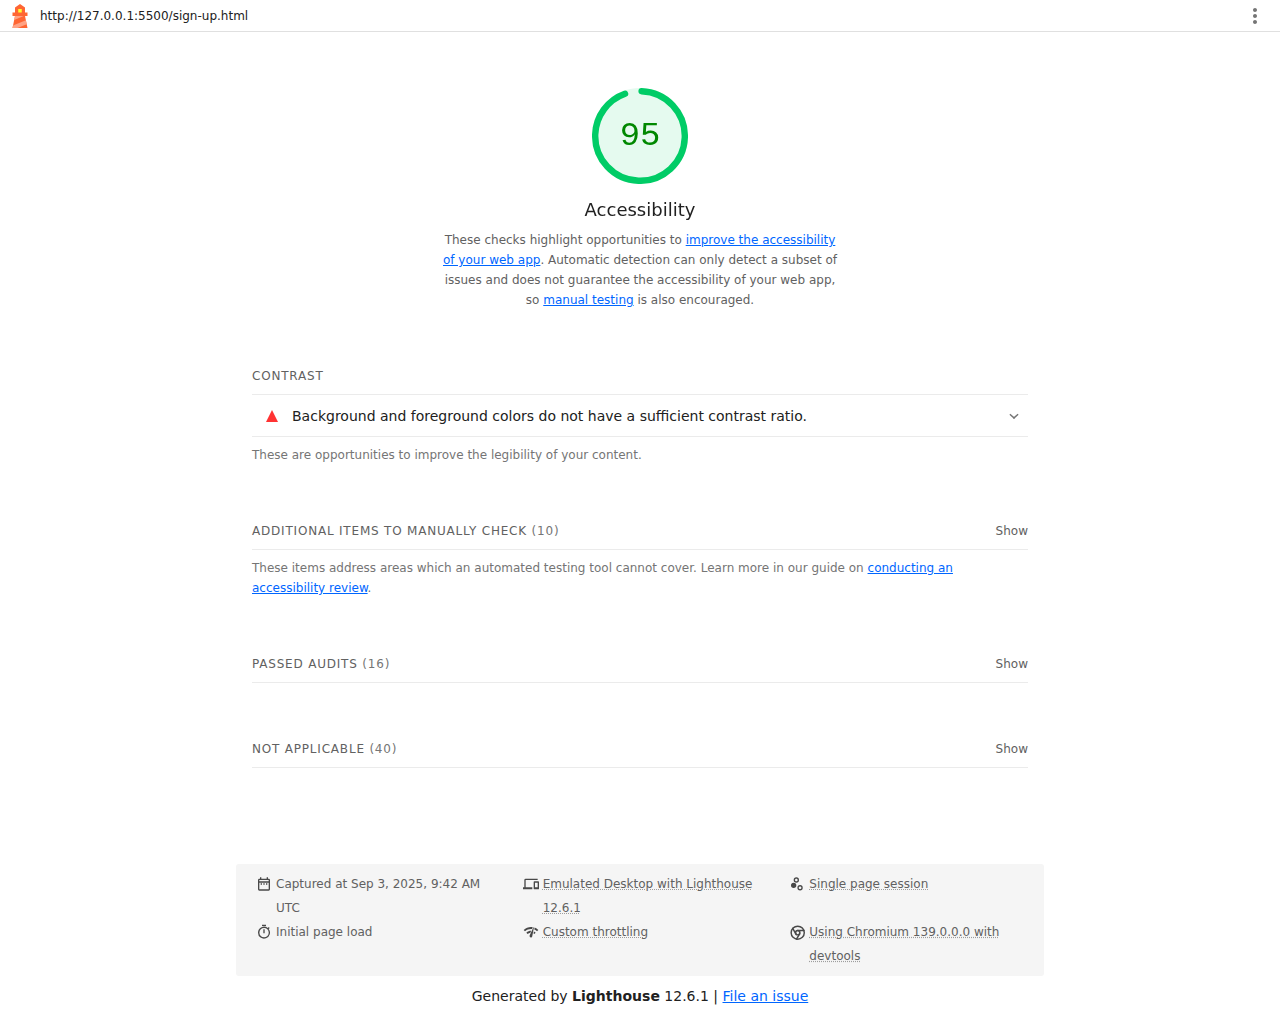
<file: day3/session2/sign-up-lighthouse-accesibility-report.html>
<!--
@license
Copyright 2018 Google LLC
SPDX-License-Identifier: Apache-2.0
-->
<!doctype html>
<html lang="en">
<head>
  <meta charset="utf-8">
  <meta name="viewport" content="width=device-width, initial-scale=1, minimum-scale=1">
  <link rel="icon" href='data:image/svg+xml;utf8,<svg fill="none" xmlns="http://www.w3.org/2000/svg" viewBox="0 0 48 48"><path d="m14 7 10-7 10 7v10h5v7h-5l5 24H9l5-24H9v-7h5V7Z" fill="%23F63"/><path d="M31.561 24H14l-1.689 8.105L31.561 24ZM18.983 48H9l1.022-4.907L35.723 32.27l1.663 7.98L18.983 48Z" fill="%23FFA385"/><path fill="%23FF3" d="M20.5 10h7v7h-7z"/></svg>'>
  <title>Lighthouse Report</title>
  <style>body {margin: 0}</style>
</head>
<body>
  <noscript>Lighthouse report requires JavaScript. Please enable.</noscript>

  <div id="lh-log"></div>

  <script>window.__LIGHTHOUSE_JSON__ = {"lighthouseVersion":"12.6.1","requestedUrl":"http://127.0.0.1:5500/sign-up.html","mainDocumentUrl":"http://127.0.0.1:5500/sign-up.html","finalDisplayedUrl":"http://127.0.0.1:5500/sign-up.html","finalUrl":"http://127.0.0.1:5500/sign-up.html","fetchTime":"2025-09-03T09:42:51.448Z","gatherMode":"navigation","runWarnings":[],"userAgent":"Mozilla/5.0 (Windows NT 10.0; Win64; x64) AppleWebKit/537.36 (KHTML, like Gecko) Chrome/139.0.0.0 Safari/537.36","environment":{"networkUserAgent":"Mozilla/5.0 (Macintosh; Intel Mac OS X 10_15_7) AppleWebKit/537.36 (KHTML, like Gecko) Chrome/136.0.0.0 Safari/537.36","hostUserAgent":"Mozilla/5.0 (Windows NT 10.0; Win64; x64) AppleWebKit/537.36 (KHTML, like Gecko) Chrome/139.0.0.0 Safari/537.36","benchmarkIndex":2282.5,"credits":{"axe-core":"4.10.3"}},"audits":{"accesskeys":{"id":"accesskeys","title":"`[accesskey]` values are unique","description":"Access keys let users quickly focus a part of the page. For proper navigation, each access key must be unique. [Learn more about access keys](https://dequeuniversity.com/rules/axe/4.10/accesskeys).","score":null,"scoreDisplayMode":"notApplicable"},"aria-allowed-attr":{"id":"aria-allowed-attr","title":"`[aria-*]` attributes match their roles","description":"Each ARIA `role` supports a specific subset of `aria-*` attributes. Mismatching these invalidates the `aria-*` attributes. [Learn how to match ARIA attributes to their roles](https://dequeuniversity.com/rules/axe/4.10/aria-allowed-attr).","score":1,"scoreDisplayMode":"binary","details":{"type":"table","headings":[],"items":[]}},"aria-allowed-role":{"id":"aria-allowed-role","title":"Uses ARIA roles only on compatible elements","description":"Many HTML elements can only be assigned certain ARIA roles. Using ARIA roles where they are not allowed can interfere with the accessibility of the web page. [Learn more about ARIA roles](https://dequeuniversity.com/rules/axe/4.10/aria-allowed-role).","score":null,"scoreDisplayMode":"notApplicable"},"aria-command-name":{"id":"aria-command-name","title":"`button`, `link`, and `menuitem` elements have accessible names","description":"When an element doesn't have an accessible name, screen readers announce it with a generic name, making it unusable for users who rely on screen readers. [Learn how to make command elements more accessible](https://dequeuniversity.com/rules/axe/4.10/aria-command-name).","score":null,"scoreDisplayMode":"notApplicable"},"aria-conditional-attr":{"id":"aria-conditional-attr","title":"ARIA attributes are used as specified for the element's role","description":"Some ARIA attributes are only allowed on an element under certain conditions. [Learn more about conditional ARIA attributes](https://dequeuniversity.com/rules/axe/4.10/aria-conditional-attr).","score":1,"scoreDisplayMode":"binary","details":{"type":"table","headings":[],"items":[]}},"aria-deprecated-role":{"id":"aria-deprecated-role","title":"Deprecated ARIA roles were not used","description":"Deprecated ARIA roles may not be processed correctly by assistive technology. [Learn more about deprecated ARIA roles](https://dequeuniversity.com/rules/axe/4.10/aria-deprecated-role).","score":null,"scoreDisplayMode":"notApplicable"},"aria-dialog-name":{"id":"aria-dialog-name","title":"Elements with `role=\"dialog\"` or `role=\"alertdialog\"` have accessible names.","description":"ARIA dialog elements without accessible names may prevent screen readers users from discerning the purpose of these elements. [Learn how to make ARIA dialog elements more accessible](https://dequeuniversity.com/rules/axe/4.10/aria-dialog-name).","score":null,"scoreDisplayMode":"notApplicable"},"aria-hidden-body":{"id":"aria-hidden-body","title":"`[aria-hidden=\"true\"]` is not present on the document `\u003cbody>`","description":"Assistive technologies, like screen readers, work inconsistently when `aria-hidden=\"true\"` is set on the document `\u003cbody>`. [Learn how `aria-hidden` affects the document body](https://dequeuniversity.com/rules/axe/4.10/aria-hidden-body).","score":1,"scoreDisplayMode":"binary","details":{"type":"table","headings":[],"items":[]}},"aria-hidden-focus":{"id":"aria-hidden-focus","title":"`[aria-hidden=\"true\"]` elements do not contain focusable descendents","description":"Focusable descendents within an `[aria-hidden=\"true\"]` element prevent those interactive elements from being available to users of assistive technologies like screen readers. [Learn how `aria-hidden` affects focusable elements](https://dequeuniversity.com/rules/axe/4.10/aria-hidden-focus).","score":null,"scoreDisplayMode":"notApplicable"},"aria-input-field-name":{"id":"aria-input-field-name","title":"ARIA input fields have accessible names","description":"When an input field doesn't have an accessible name, screen readers announce it with a generic name, making it unusable for users who rely on screen readers. [Learn more about input field labels](https://dequeuniversity.com/rules/axe/4.10/aria-input-field-name).","score":null,"scoreDisplayMode":"notApplicable"},"aria-meter-name":{"id":"aria-meter-name","title":"ARIA `meter` elements have accessible names","description":"When a meter element doesn't have an accessible name, screen readers announce it with a generic name, making it unusable for users who rely on screen readers. [Learn how to name `meter` elements](https://dequeuniversity.com/rules/axe/4.10/aria-meter-name).","score":null,"scoreDisplayMode":"notApplicable"},"aria-progressbar-name":{"id":"aria-progressbar-name","title":"ARIA `progressbar` elements have accessible names","description":"When a `progressbar` element doesn't have an accessible name, screen readers announce it with a generic name, making it unusable for users who rely on screen readers. [Learn how to label `progressbar` elements](https://dequeuniversity.com/rules/axe/4.10/aria-progressbar-name).","score":null,"scoreDisplayMode":"notApplicable"},"aria-prohibited-attr":{"id":"aria-prohibited-attr","title":"Elements use only permitted ARIA attributes","description":"Using ARIA attributes in roles where they are prohibited can mean that important information is not communicated to users of assistive technologies. [Learn more about prohibited ARIA roles](https://dequeuniversity.com/rules/axe/4.10/aria-prohibited-attr).","score":1,"scoreDisplayMode":"binary","details":{"type":"table","headings":[],"items":[]}},"aria-required-attr":{"id":"aria-required-attr","title":"`[role]`s have all required `[aria-*]` attributes","description":"Some ARIA roles have required attributes that describe the state of the element to screen readers. [Learn more about roles and required attributes](https://dequeuniversity.com/rules/axe/4.10/aria-required-attr).","score":null,"scoreDisplayMode":"notApplicable"},"aria-required-children":{"id":"aria-required-children","title":"Elements with an ARIA `[role]` that require children to contain a specific `[role]` have all required children.","description":"Some ARIA parent roles must contain specific child roles to perform their intended accessibility functions. [Learn more about roles and required children elements](https://dequeuniversity.com/rules/axe/4.10/aria-required-children).","score":null,"scoreDisplayMode":"notApplicable"},"aria-required-parent":{"id":"aria-required-parent","title":"`[role]`s are contained by their required parent element","description":"Some ARIA child roles must be contained by specific parent roles to properly perform their intended accessibility functions. [Learn more about ARIA roles and required parent element](https://dequeuniversity.com/rules/axe/4.10/aria-required-parent).","score":null,"scoreDisplayMode":"notApplicable"},"aria-roles":{"id":"aria-roles","title":"`[role]` values are valid","description":"ARIA roles must have valid values in order to perform their intended accessibility functions. [Learn more about valid ARIA roles](https://dequeuniversity.com/rules/axe/4.10/aria-roles).","score":null,"scoreDisplayMode":"notApplicable"},"aria-text":{"id":"aria-text","title":"Elements with the `role=text` attribute do not have focusable descendents.","description":"Adding `role=text` around a text node split by markup enables VoiceOver to treat it as one phrase, but the element's focusable descendents will not be announced. [Learn more about the `role=text` attribute](https://dequeuniversity.com/rules/axe/4.10/aria-text).","score":null,"scoreDisplayMode":"notApplicable"},"aria-toggle-field-name":{"id":"aria-toggle-field-name","title":"ARIA toggle fields have accessible names","description":"When a toggle field doesn't have an accessible name, screen readers announce it with a generic name, making it unusable for users who rely on screen readers. [Learn more about toggle fields](https://dequeuniversity.com/rules/axe/4.10/aria-toggle-field-name).","score":null,"scoreDisplayMode":"notApplicable"},"aria-tooltip-name":{"id":"aria-tooltip-name","title":"ARIA `tooltip` elements have accessible names","description":"When a tooltip element doesn't have an accessible name, screen readers announce it with a generic name, making it unusable for users who rely on screen readers. [Learn how to name `tooltip` elements](https://dequeuniversity.com/rules/axe/4.10/aria-tooltip-name).","score":null,"scoreDisplayMode":"notApplicable"},"aria-treeitem-name":{"id":"aria-treeitem-name","title":"ARIA `treeitem` elements have accessible names","description":"When a `treeitem` element doesn't have an accessible name, screen readers announce it with a generic name, making it unusable for users who rely on screen readers. [Learn more about labeling `treeitem` elements](https://dequeuniversity.com/rules/axe/4.10/aria-treeitem-name).","score":null,"scoreDisplayMode":"notApplicable"},"aria-valid-attr-value":{"id":"aria-valid-attr-value","title":"`[aria-*]` attributes have valid values","description":"Assistive technologies, like screen readers, can't interpret ARIA attributes with invalid values. [Learn more about valid values for ARIA attributes](https://dequeuniversity.com/rules/axe/4.10/aria-valid-attr-value).","score":1,"scoreDisplayMode":"binary","details":{"type":"table","headings":[],"items":[]}},"aria-valid-attr":{"id":"aria-valid-attr","title":"`[aria-*]` attributes are valid and not misspelled","description":"Assistive technologies, like screen readers, can't interpret ARIA attributes with invalid names. [Learn more about valid ARIA attributes](https://dequeuniversity.com/rules/axe/4.10/aria-valid-attr).","score":1,"scoreDisplayMode":"binary","details":{"type":"table","headings":[],"items":[]}},"button-name":{"id":"button-name","title":"Buttons have an accessible name","description":"When a button doesn't have an accessible name, screen readers announce it as \"button\", making it unusable for users who rely on screen readers. [Learn how to make buttons more accessible](https://dequeuniversity.com/rules/axe/4.10/button-name).","score":1,"scoreDisplayMode":"binary","details":{"type":"table","headings":[],"items":[]}},"bypass":{"id":"bypass","title":"The page contains a heading, skip link, or landmark region","description":"Adding ways to bypass repetitive content lets keyboard users navigate the page more efficiently. [Learn more about bypass blocks](https://dequeuniversity.com/rules/axe/4.10/bypass).","score":null,"scoreDisplayMode":"notApplicable"},"color-contrast":{"id":"color-contrast","title":"Background and foreground colors do not have a sufficient contrast ratio.","description":"Low-contrast text is difficult or impossible for many users to read. [Learn how to provide sufficient color contrast](https://dequeuniversity.com/rules/axe/4.10/color-contrast).","score":0,"scoreDisplayMode":"binary","details":{"type":"table","headings":[{"key":"node","valueType":"node","subItemsHeading":{"key":"relatedNode","valueType":"node"},"label":"Failing Elements"}],"items":[{"node":{"type":"node","lhId":"1-0-BUTTON","path":"1,HTML,1,BODY,0,DIV,0,DIV,0,FORM,14,BUTTON","selector":"div > div#form-container > form > button","boundingRect":{"top":546,"bottom":581,"left":512,"right":712,"width":200,"height":35},"snippet":"\u003cbutton type=\"submit\" fdprocessedid=\"n27wiw\">","nodeLabel":"Sign Up","explanation":"Fix any of the following:\n  Element has insufficient color contrast of 3.97 (foreground color: #ffffff, background color: #007bff, font size: 10.0pt (13.3333px), font weight: normal). Expected contrast ratio of 4.5:1"}}],"debugData":{"type":"debugdata","impact":"serious","tags":["cat.color","wcag2aa","wcag143","TTv5","TT13.c","EN-301-549","EN-9.1.4.3","ACT"]}}},"definition-list":{"id":"definition-list","title":"`\u003cdl>`'s contain only properly-ordered `\u003cdt>` and `\u003cdd>` groups, `\u003cscript>`, `\u003ctemplate>` or `\u003cdiv>` elements.","description":"When definition lists are not properly marked up, screen readers may produce confusing or inaccurate output. [Learn how to structure definition lists correctly](https://dequeuniversity.com/rules/axe/4.10/definition-list).","score":null,"scoreDisplayMode":"notApplicable"},"dlitem":{"id":"dlitem","title":"Definition list items are wrapped in `\u003cdl>` elements","description":"Definition list items (`\u003cdt>` and `\u003cdd>`) must be wrapped in a parent `\u003cdl>` element to ensure that screen readers can properly announce them. [Learn how to structure definition lists correctly](https://dequeuniversity.com/rules/axe/4.10/dlitem).","score":null,"scoreDisplayMode":"notApplicable"},"document-title":{"id":"document-title","title":"Document has a `\u003ctitle>` element","description":"The title gives screen reader users an overview of the page, and search engine users rely on it heavily to determine if a page is relevant to their search. [Learn more about document titles](https://dequeuniversity.com/rules/axe/4.10/document-title).","score":1,"scoreDisplayMode":"binary","details":{"type":"table","headings":[],"items":[]}},"duplicate-id-aria":{"id":"duplicate-id-aria","title":"ARIA IDs are unique","description":"The value of an ARIA ID must be unique to prevent other instances from being overlooked by assistive technologies. [Learn how to fix duplicate ARIA IDs](https://dequeuniversity.com/rules/axe/4.10/duplicate-id-aria).","score":null,"scoreDisplayMode":"notApplicable"},"empty-heading":{"id":"empty-heading","title":"All heading elements contain content.","description":"A heading with no content or inaccessible text prevent screen reader users from accessing information on the page's structure. [Learn more about headings](https://dequeuniversity.com/rules/axe/4.10/empty-heading).","score":null,"scoreDisplayMode":"notApplicable"},"form-field-multiple-labels":{"id":"form-field-multiple-labels","title":"No form fields have multiple labels","description":"Form fields with multiple labels can be confusingly announced by assistive technologies like screen readers which use either the first, the last, or all of the labels. [Learn how to use form labels](https://dequeuniversity.com/rules/axe/4.10/form-field-multiple-labels).","score":null,"scoreDisplayMode":"notApplicable"},"frame-title":{"id":"frame-title","title":"`\u003cframe>` or `\u003ciframe>` elements have a title","description":"Screen reader users rely on frame titles to describe the contents of frames. [Learn more about frame titles](https://dequeuniversity.com/rules/axe/4.10/frame-title).","score":null,"scoreDisplayMode":"notApplicable"},"heading-order":{"id":"heading-order","title":"Heading elements appear in a sequentially-descending order","description":"Properly ordered headings that do not skip levels convey the semantic structure of the page, making it easier to navigate and understand when using assistive technologies. [Learn more about heading order](https://dequeuniversity.com/rules/axe/4.10/heading-order).","score":1,"scoreDisplayMode":"binary","details":{"type":"table","headings":[],"items":[]}},"html-has-lang":{"id":"html-has-lang","title":"`\u003chtml>` element has a `[lang]` attribute","description":"If a page doesn't specify a `lang` attribute, a screen reader assumes that the page is in the default language that the user chose when setting up the screen reader. If the page isn't actually in the default language, then the screen reader might not announce the page's text correctly. [Learn more about the `lang` attribute](https://dequeuniversity.com/rules/axe/4.10/html-has-lang).","score":1,"scoreDisplayMode":"binary","details":{"type":"table","headings":[],"items":[]}},"html-lang-valid":{"id":"html-lang-valid","title":"`\u003chtml>` element has a valid value for its `[lang]` attribute","description":"Specifying a valid [BCP 47 language](https://www.w3.org/International/questions/qa-choosing-language-tags#question) helps screen readers announce text properly. [Learn how to use the `lang` attribute](https://dequeuniversity.com/rules/axe/4.10/html-lang-valid).","score":1,"scoreDisplayMode":"binary","details":{"type":"table","headings":[],"items":[]}},"html-xml-lang-mismatch":{"id":"html-xml-lang-mismatch","title":"`\u003chtml>` element has an `[xml:lang]` attribute with the same base language as the `[lang]` attribute.","description":"If the webpage does not specify a consistent language, then the screen reader might not announce the page's text correctly. [Learn more about the `lang` attribute](https://dequeuniversity.com/rules/axe/4.10/html-xml-lang-mismatch).","score":null,"scoreDisplayMode":"notApplicable"},"identical-links-same-purpose":{"id":"identical-links-same-purpose","title":"Identical links have the same purpose.","description":"Links with the same destination should have the same description, to help users understand the link's purpose and decide whether to follow it. [Learn more about identical links](https://dequeuniversity.com/rules/axe/4.10/identical-links-same-purpose).","score":null,"scoreDisplayMode":"notApplicable"},"image-alt":{"id":"image-alt","title":"Image elements have `[alt]` attributes","description":"Informative elements should aim for short, descriptive alternate text. Decorative elements can be ignored with an empty alt attribute. [Learn more about the `alt` attribute](https://dequeuniversity.com/rules/axe/4.10/image-alt).","score":1,"scoreDisplayMode":"binary","details":{"type":"table","headings":[],"items":[]}},"image-redundant-alt":{"id":"image-redundant-alt","title":"Image elements do not have `[alt]` attributes that are redundant text.","description":"Informative elements should aim for short, descriptive alternative text. Alternative text that is exactly the same as the text adjacent to the link or image is potentially confusing for screen reader users, because the text will be read twice. [Learn more about the `alt` attribute](https://dequeuniversity.com/rules/axe/4.10/image-redundant-alt).","score":1,"scoreDisplayMode":"binary","details":{"type":"table","headings":[],"items":[]}},"input-button-name":{"id":"input-button-name","title":"Input buttons have discernible text.","description":"Adding discernable and accessible text to input buttons may help screen reader users understand the purpose of the input button. [Learn more about input buttons](https://dequeuniversity.com/rules/axe/4.10/input-button-name).","score":null,"scoreDisplayMode":"notApplicable"},"input-image-alt":{"id":"input-image-alt","title":"`\u003cinput type=\"image\">` elements have `[alt]` text","description":"When an image is being used as an `\u003cinput>` button, providing alternative text can help screen reader users understand the purpose of the button. [Learn about input image alt text](https://dequeuniversity.com/rules/axe/4.10/input-image-alt).","score":null,"scoreDisplayMode":"notApplicable"},"label-content-name-mismatch":{"id":"label-content-name-mismatch","title":"Elements with visible text labels have matching accessible names.","description":"Visible text labels that do not match the accessible name can result in a confusing experience for screen reader users. [Learn more about accessible names](https://dequeuniversity.com/rules/axe/4.10/label-content-name-mismatch).","score":null,"scoreDisplayMode":"notApplicable"},"label":{"id":"label","title":"Form elements have associated labels","description":"Labels ensure that form controls are announced properly by assistive technologies, like screen readers. [Learn more about form element labels](https://dequeuniversity.com/rules/axe/4.10/label).","score":1,"scoreDisplayMode":"binary","details":{"type":"table","headings":[],"items":[]}},"landmark-one-main":{"id":"landmark-one-main","title":"Document has a main landmark.","description":"One main landmark helps screen reader users navigate a web page. [Learn more about landmarks](https://dequeuniversity.com/rules/axe/4.10/landmark-one-main).","score":1,"scoreDisplayMode":"informative","details":{"type":"table","headings":[{"key":"node","valueType":"node","subItemsHeading":{"key":"relatedNode","valueType":"node"},"label":"Failing Elements"}],"items":[{"node":{"type":"node","lhId":"1-1-HTML","path":"1,HTML","selector":"html","boundingRect":{"top":0,"bottom":633,"left":0,"right":1265,"width":1265,"height":633},"snippet":"\u003chtml lang=\"en\">","nodeLabel":"html","explanation":"Fix all of the following:\n  Document does not have a main landmark"}}],"debugData":{"type":"debugdata","impact":"moderate","tags":["cat.semantics","best-practice"]}}},"link-name":{"id":"link-name","title":"Links have a discernible name","description":"Link text (and alternate text for images, when used as links) that is discernible, unique, and focusable improves the navigation experience for screen reader users. [Learn how to make links accessible](https://dequeuniversity.com/rules/axe/4.10/link-name).","score":null,"scoreDisplayMode":"notApplicable"},"link-in-text-block":{"id":"link-in-text-block","title":"Links are distinguishable without relying on color.","description":"Low-contrast text is difficult or impossible for many users to read. Link text that is discernible improves the experience for users with low vision. [Learn how to make links distinguishable](https://dequeuniversity.com/rules/axe/4.10/link-in-text-block).","score":null,"scoreDisplayMode":"notApplicable"},"list":{"id":"list","title":"Lists contain only `\u003cli>` elements and script supporting elements (`\u003cscript>` and `\u003ctemplate>`).","description":"Screen readers have a specific way of announcing lists. Ensuring proper list structure aids screen reader output. [Learn more about proper list structure](https://dequeuniversity.com/rules/axe/4.10/list).","score":null,"scoreDisplayMode":"notApplicable"},"listitem":{"id":"listitem","title":"List items (`\u003cli>`) are contained within `\u003cul>`, `\u003col>` or `\u003cmenu>` parent elements","description":"Screen readers require list items (`\u003cli>`) to be contained within a parent `\u003cul>`, `\u003col>` or `\u003cmenu>` to be announced properly. [Learn more about proper list structure](https://dequeuniversity.com/rules/axe/4.10/listitem).","score":null,"scoreDisplayMode":"notApplicable"},"meta-refresh":{"id":"meta-refresh","title":"The document does not use `\u003cmeta http-equiv=\"refresh\">`","description":"Users do not expect a page to refresh automatically, and doing so will move focus back to the top of the page. This may create a frustrating or confusing experience. [Learn more about the refresh meta tag](https://dequeuniversity.com/rules/axe/4.10/meta-refresh).","score":null,"scoreDisplayMode":"notApplicable"},"meta-viewport":{"id":"meta-viewport","title":"`[user-scalable=\"no\"]` is not used in the `\u003cmeta name=\"viewport\">` element and the `[maximum-scale]` attribute is not less than 5.","description":"Disabling zooming is problematic for users with low vision who rely on screen magnification to properly see the contents of a web page. [Learn more about the viewport meta tag](https://dequeuniversity.com/rules/axe/4.10/meta-viewport).","score":1,"scoreDisplayMode":"binary","details":{"type":"table","headings":[],"items":[]}},"object-alt":{"id":"object-alt","title":"`\u003cobject>` elements have alternate text","description":"Screen readers cannot translate non-text content. Adding alternate text to `\u003cobject>` elements helps screen readers convey meaning to users. [Learn more about alt text for `object` elements](https://dequeuniversity.com/rules/axe/4.10/object-alt).","score":null,"scoreDisplayMode":"notApplicable"},"select-name":{"id":"select-name","title":"Select elements have associated label elements.","description":"Form elements without effective labels can create frustrating experiences for screen reader users. [Learn more about the `select` element](https://dequeuniversity.com/rules/axe/4.10/select-name).","score":null,"scoreDisplayMode":"notApplicable"},"skip-link":{"id":"skip-link","title":"Skip links are focusable.","description":"Including a skip link can help users skip to the main content to save time. [Learn more about skip links](https://dequeuniversity.com/rules/axe/4.10/skip-link).","score":null,"scoreDisplayMode":"notApplicable"},"tabindex":{"id":"tabindex","title":"No element has a `[tabindex]` value greater than 0","description":"A value greater than 0 implies an explicit navigation ordering. Although technically valid, this often creates frustrating experiences for users who rely on assistive technologies. [Learn more about the `tabindex` attribute](https://dequeuniversity.com/rules/axe/4.10/tabindex).","score":null,"scoreDisplayMode":"notApplicable"},"table-duplicate-name":{"id":"table-duplicate-name","title":"Tables have different content in the summary attribute and `\u003ccaption>`.","description":"The summary attribute should describe the table structure, while `\u003ccaption>` should have the onscreen title. Accurate table mark-up helps users of screen readers. [Learn more about summary and caption](https://dequeuniversity.com/rules/axe/4.10/table-duplicate-name).","score":null,"scoreDisplayMode":"notApplicable"},"table-fake-caption":{"id":"table-fake-caption","title":"Tables use `\u003ccaption>` instead of cells with the `[colspan]` attribute to indicate a caption.","description":"Screen readers have features to make navigating tables easier. Ensuring that tables use the actual caption element instead of cells with the `[colspan]` attribute may improve the experience for screen reader users. [Learn more about captions](https://dequeuniversity.com/rules/axe/4.10/table-fake-caption).","score":null,"scoreDisplayMode":"notApplicable"},"target-size":{"id":"target-size","title":"Touch targets have sufficient size and spacing.","description":"Touch targets with sufficient size and spacing help users who may have difficulty targeting small controls to activate the targets. [Learn more about touch targets](https://dequeuniversity.com/rules/axe/4.10/target-size).","score":1,"scoreDisplayMode":"binary","details":{"type":"table","headings":[],"items":[]}},"td-has-header":{"id":"td-has-header","title":"`\u003ctd>` elements in a large `\u003ctable>` have one or more table headers.","description":"Screen readers have features to make navigating tables easier. Ensuring that `\u003ctd>` elements in a large table (3 or more cells in width and height) have an associated table header may improve the experience for screen reader users. [Learn more about table headers](https://dequeuniversity.com/rules/axe/4.10/td-has-header).","score":null,"scoreDisplayMode":"notApplicable"},"td-headers-attr":{"id":"td-headers-attr","title":"Cells in a `\u003ctable>` element that use the `[headers]` attribute refer to table cells within the same table.","description":"Screen readers have features to make navigating tables easier. Ensuring `\u003ctd>` cells using the `[headers]` attribute only refer to other cells in the same table may improve the experience for screen reader users. [Learn more about the `headers` attribute](https://dequeuniversity.com/rules/axe/4.10/td-headers-attr).","score":null,"scoreDisplayMode":"notApplicable"},"th-has-data-cells":{"id":"th-has-data-cells","title":"`\u003cth>` elements and elements with `[role=\"columnheader\"/\"rowheader\"]` have data cells they describe.","description":"Screen readers have features to make navigating tables easier. Ensuring table headers always refer to some set of cells may improve the experience for screen reader users. [Learn more about table headers](https://dequeuniversity.com/rules/axe/4.10/th-has-data-cells).","score":null,"scoreDisplayMode":"notApplicable"},"valid-lang":{"id":"valid-lang","title":"`[lang]` attributes have a valid value","description":"Specifying a valid [BCP 47 language](https://www.w3.org/International/questions/qa-choosing-language-tags#question) on elements helps ensure that text is pronounced correctly by a screen reader. [Learn how to use the `lang` attribute](https://dequeuniversity.com/rules/axe/4.10/valid-lang).","score":null,"scoreDisplayMode":"notApplicable"},"video-caption":{"id":"video-caption","title":"`\u003cvideo>` elements contain a `\u003ctrack>` element with `[kind=\"captions\"]`","description":"When a video provides a caption it is easier for deaf and hearing impaired users to access its information. [Learn more about video captions](https://dequeuniversity.com/rules/axe/4.10/video-caption).","score":null,"scoreDisplayMode":"notApplicable"},"custom-controls-labels":{"id":"custom-controls-labels","title":"Custom controls have associated labels","description":"Custom interactive controls have associated labels, provided by aria-label or aria-labelledby. [Learn more about custom controls and labels](https://developer.chrome.com/docs/lighthouse/accessibility/custom-controls-labels/).","score":null,"scoreDisplayMode":"manual"},"custom-controls-roles":{"id":"custom-controls-roles","title":"Custom controls have ARIA roles","description":"Custom interactive controls have appropriate ARIA roles. [Learn how to add roles to custom controls](https://developer.chrome.com/docs/lighthouse/accessibility/custom-control-roles/).","score":null,"scoreDisplayMode":"manual"},"focus-traps":{"id":"focus-traps","title":"User focus is not accidentally trapped in a region","description":"A user can tab into and out of any control or region without accidentally trapping their focus. [Learn how to avoid focus traps](https://developer.chrome.com/docs/lighthouse/accessibility/focus-traps/).","score":null,"scoreDisplayMode":"manual"},"focusable-controls":{"id":"focusable-controls","title":"Interactive controls are keyboard focusable","description":"Custom interactive controls are keyboard focusable and display a focus indicator. [Learn how to make custom controls focusable](https://developer.chrome.com/docs/lighthouse/accessibility/focusable-controls/).","score":null,"scoreDisplayMode":"manual"},"interactive-element-affordance":{"id":"interactive-element-affordance","title":"Interactive elements indicate their purpose and state","description":"Interactive elements, such as links and buttons, should indicate their state and be distinguishable from non-interactive elements. [Learn how to decorate interactive elements with affordance hints](https://developer.chrome.com/docs/lighthouse/accessibility/interactive-element-affordance/).","score":null,"scoreDisplayMode":"manual"},"logical-tab-order":{"id":"logical-tab-order","title":"The page has a logical tab order","description":"Tabbing through the page follows the visual layout. Users cannot focus elements that are offscreen. [Learn more about logical tab ordering](https://developer.chrome.com/docs/lighthouse/accessibility/logical-tab-order/).","score":null,"scoreDisplayMode":"manual"},"managed-focus":{"id":"managed-focus","title":"The user's focus is directed to new content added to the page","description":"If new content, such as a dialog, is added to the page, the user's focus is directed to it. [Learn how to direct focus to new content](https://developer.chrome.com/docs/lighthouse/accessibility/managed-focus/).","score":null,"scoreDisplayMode":"manual"},"offscreen-content-hidden":{"id":"offscreen-content-hidden","title":"Offscreen content is hidden from assistive technology","description":"Offscreen content is hidden with display: none or aria-hidden=true. [Learn how to properly hide offscreen content](https://developer.chrome.com/docs/lighthouse/accessibility/offscreen-content-hidden/).","score":null,"scoreDisplayMode":"manual"},"use-landmarks":{"id":"use-landmarks","title":"HTML5 landmark elements are used to improve navigation","description":"Landmark elements (`\u003cmain>`, `\u003cnav>`, etc.) are used to improve the keyboard navigation of the page for assistive technology. [Learn more about landmark elements](https://developer.chrome.com/docs/lighthouse/accessibility/use-landmarks/).","score":null,"scoreDisplayMode":"manual"},"visual-order-follows-dom":{"id":"visual-order-follows-dom","title":"Visual order on the page follows DOM order","description":"DOM order matches the visual order, improving navigation for assistive technology. [Learn more about DOM and visual ordering](https://developer.chrome.com/docs/lighthouse/accessibility/visual-order-follows-dom/).","score":null,"scoreDisplayMode":"manual"}},"configSettings":{"output":"json","maxWaitForFcp":30000,"maxWaitForLoad":45000,"pauseAfterFcpMs":1000,"pauseAfterLoadMs":1000,"networkQuietThresholdMs":1000,"cpuQuietThresholdMs":1000,"formFactor":"desktop","throttling":{"rttMs":40,"throughputKbps":10240,"requestLatencyMs":0,"downloadThroughputKbps":0,"uploadThroughputKbps":0,"cpuSlowdownMultiplier":1},"throttlingMethod":"simulate","screenEmulation":{"mobile":true,"width":412,"height":823,"deviceScaleFactor":1.75,"disabled":true},"emulatedUserAgent":"Mozilla/5.0 (Macintosh; Intel Mac OS X 10_15_7) AppleWebKit/537.36 (KHTML, like Gecko) Chrome/136.0.0.0 Safari/537.36","auditMode":false,"gatherMode":false,"clearStorageTypes":["file_systems","shader_cache","service_workers","cache_storage"],"disableStorageReset":false,"debugNavigation":false,"channel":"devtools","usePassiveGathering":false,"disableFullPageScreenshot":false,"skipAboutBlank":false,"blankPage":"about:blank","ignoreStatusCode":true,"locale":"en-US","blockedUrlPatterns":null,"additionalTraceCategories":"","extraHeaders":null,"precomputedLanternData":null,"onlyAudits":null,"onlyCategories":["accessibility"],"skipAudits":null},"categories":{"accessibility":{"title":"Accessibility","description":"These checks highlight opportunities to [improve the accessibility of your web app](https://developer.chrome.com/docs/lighthouse/accessibility/). Automatic detection can only detect a subset of issues and does not guarantee the accessibility of your web app, so [manual testing](https://web.dev/articles/how-to-review) is also encouraged.","manualDescription":"These items address areas which an automated testing tool cannot cover. Learn more in our guide on [conducting an accessibility review](https://web.dev/articles/how-to-review).","supportedModes":["navigation","snapshot"],"auditRefs":[{"id":"accesskeys","weight":0,"group":"a11y-navigation"},{"id":"aria-allowed-attr","weight":10,"group":"a11y-aria"},{"id":"aria-allowed-role","weight":0,"group":"a11y-aria"},{"id":"aria-command-name","weight":0,"group":"a11y-aria"},{"id":"aria-conditional-attr","weight":7,"group":"a11y-aria"},{"id":"aria-deprecated-role","weight":0,"group":"a11y-aria"},{"id":"aria-dialog-name","weight":0,"group":"a11y-aria"},{"id":"aria-hidden-body","weight":10,"group":"a11y-aria"},{"id":"aria-hidden-focus","weight":0,"group":"a11y-aria"},{"id":"aria-input-field-name","weight":0,"group":"a11y-aria"},{"id":"aria-meter-name","weight":0,"group":"a11y-aria"},{"id":"aria-progressbar-name","weight":0,"group":"a11y-aria"},{"id":"aria-prohibited-attr","weight":7,"group":"a11y-aria"},{"id":"aria-required-attr","weight":0,"group":"a11y-aria"},{"id":"aria-required-children","weight":0,"group":"a11y-aria"},{"id":"aria-required-parent","weight":0,"group":"a11y-aria"},{"id":"aria-roles","weight":0,"group":"a11y-aria"},{"id":"aria-text","weight":0,"group":"a11y-aria"},{"id":"aria-toggle-field-name","weight":0,"group":"a11y-aria"},{"id":"aria-tooltip-name","weight":0,"group":"a11y-aria"},{"id":"aria-treeitem-name","weight":0,"group":"a11y-aria"},{"id":"aria-valid-attr-value","weight":10,"group":"a11y-aria"},{"id":"aria-valid-attr","weight":10,"group":"a11y-aria"},{"id":"button-name","weight":10,"group":"a11y-names-labels"},{"id":"bypass","weight":0,"group":"a11y-navigation"},{"id":"color-contrast","weight":7,"group":"a11y-color-contrast"},{"id":"definition-list","weight":0,"group":"a11y-tables-lists"},{"id":"dlitem","weight":0,"group":"a11y-tables-lists"},{"id":"document-title","weight":7,"group":"a11y-names-labels"},{"id":"duplicate-id-aria","weight":0,"group":"a11y-aria"},{"id":"form-field-multiple-labels","weight":0,"group":"a11y-names-labels"},{"id":"frame-title","weight":0,"group":"a11y-names-labels"},{"id":"heading-order","weight":3,"group":"a11y-navigation"},{"id":"html-has-lang","weight":7,"group":"a11y-language"},{"id":"html-lang-valid","weight":7,"group":"a11y-language"},{"id":"html-xml-lang-mismatch","weight":0,"group":"a11y-language"},{"id":"image-alt","weight":10,"group":"a11y-names-labels"},{"id":"image-redundant-alt","weight":1,"group":"a11y-names-labels"},{"id":"input-button-name","weight":0,"group":"a11y-names-labels"},{"id":"input-image-alt","weight":0,"group":"a11y-names-labels"},{"id":"label","weight":7,"group":"a11y-names-labels"},{"id":"link-in-text-block","weight":0,"group":"a11y-color-contrast"},{"id":"link-name","weight":0,"group":"a11y-names-labels"},{"id":"list","weight":0,"group":"a11y-tables-lists"},{"id":"listitem","weight":0,"group":"a11y-tables-lists"},{"id":"meta-refresh","weight":0,"group":"a11y-best-practices"},{"id":"meta-viewport","weight":10,"group":"a11y-best-practices"},{"id":"object-alt","weight":0,"group":"a11y-names-labels"},{"id":"select-name","weight":0,"group":"a11y-names-labels"},{"id":"skip-link","weight":0,"group":"a11y-names-labels"},{"id":"tabindex","weight":0,"group":"a11y-navigation"},{"id":"table-duplicate-name","weight":0,"group":"a11y-tables-lists"},{"id":"target-size","weight":7,"group":"a11y-best-practices"},{"id":"td-headers-attr","weight":0,"group":"a11y-tables-lists"},{"id":"th-has-data-cells","weight":0,"group":"a11y-tables-lists"},{"id":"valid-lang","weight":0,"group":"a11y-language"},{"id":"video-caption","weight":0,"group":"a11y-audio-video"},{"id":"focusable-controls","weight":0},{"id":"interactive-element-affordance","weight":0},{"id":"logical-tab-order","weight":0},{"id":"visual-order-follows-dom","weight":0},{"id":"focus-traps","weight":0},{"id":"managed-focus","weight":0},{"id":"use-landmarks","weight":0},{"id":"offscreen-content-hidden","weight":0},{"id":"custom-controls-labels","weight":0},{"id":"custom-controls-roles","weight":0},{"id":"empty-heading","weight":0,"group":"hidden"},{"id":"identical-links-same-purpose","weight":0,"group":"hidden"},{"id":"landmark-one-main","weight":0,"group":"hidden"},{"id":"label-content-name-mismatch","weight":0,"group":"hidden"},{"id":"table-fake-caption","weight":0,"group":"hidden"},{"id":"td-has-header","weight":0,"group":"hidden"}],"id":"accessibility","score":0.95}},"categoryGroups":{"metrics":{"title":"Metrics"},"insights":{"title":"Insights","description":"These insights are also available in the Chrome DevTools Performance Panel - [record a trace](https://developer.chrome.com/docs/devtools/performance/reference) to view more detailed information."},"diagnostics":{"title":"Diagnostics","description":"More information about the performance of your application. These numbers don't [directly affect](https://developer.chrome.com/docs/lighthouse/performance/performance-scoring/) the Performance score."},"a11y-best-practices":{"title":"Best practices","description":"These items highlight common accessibility best practices."},"a11y-color-contrast":{"title":"Contrast","description":"These are opportunities to improve the legibility of your content."},"a11y-names-labels":{"title":"Names and labels","description":"These are opportunities to improve the semantics of the controls in your application. This may enhance the experience for users of assistive technology, like a screen reader."},"a11y-navigation":{"title":"Navigation","description":"These are opportunities to improve keyboard navigation in your application."},"a11y-aria":{"title":"ARIA","description":"These are opportunities to improve the usage of ARIA in your application which may enhance the experience for users of assistive technology, like a screen reader."},"a11y-language":{"title":"Internationalization and localization","description":"These are opportunities to improve the interpretation of your content by users in different locales."},"a11y-audio-video":{"title":"Audio and video","description":"These are opportunities to provide alternative content for audio and video. This may improve the experience for users with hearing or vision impairments."},"a11y-tables-lists":{"title":"Tables and lists","description":"These are opportunities to improve the experience of reading tabular or list data using assistive technology, like a screen reader."},"seo-mobile":{"title":"Mobile Friendly","description":"Make sure your pages are mobile friendly so users don’t have to pinch or zoom in order to read the content pages. [Learn how to make pages mobile-friendly](https://developers.google.com/search/mobile-sites/)."},"seo-content":{"title":"Content Best Practices","description":"Format your HTML in a way that enables crawlers to better understand your app’s content."},"seo-crawl":{"title":"Crawling and Indexing","description":"To appear in search results, crawlers need access to your app."},"best-practices-trust-safety":{"title":"Trust and Safety"},"best-practices-ux":{"title":"User Experience"},"best-practices-browser-compat":{"title":"Browser Compatibility"},"best-practices-general":{"title":"General"},"hidden":{"title":""}},"stackPacks":[],"entities":[{"name":"127.0.0.1","origins":["http://127.0.0.1:5500"],"isFirstParty":true,"isUnrecognized":true},{"name":"McAfee® WebAdvisor","homepage":"https://chromewebstore.google.com/detail/fheoggkfdfchfphceeifdbepaooicaho","origins":["chrome-extension://fheoggkfdfchfphceeifdbepaooicaho"],"category":"Chrome Extension"}],"fullPageScreenshot":{"screenshot":{"data":"[data-uri]","width":1280,"height":2836},"nodes":{"1-0-BUTTON":{"id":"","top":546,"bottom":581,"left":520,"right":720,"width":200,"height":35},"1-1-HTML":{"id":"","top":0,"bottom":633,"left":0,"right":1280,"width":1280,"height":633}}},"timing":{"entries":[{"startTime":265.2,"name":"lh:config","duration":280.9,"entryType":"measure"},{"startTime":269.4,"name":"lh:config:resolveArtifactsToDefns","duration":2.6,"entryType":"measure"},{"startTime":546.6,"name":"lh:runner:gather","duration":45509.6,"entryType":"measure"},{"startTime":547.1,"name":"lh:driver:connect","duration":19.9,"entryType":"measure"},{"startTime":567.4,"name":"lh:driver:navigate","duration":85.4,"entryType":"measure"},{"startTime":653.2,"name":"lh:gather:getBenchmarkIndex","duration":1031.7,"entryType":"measure"},{"startTime":1685.1,"name":"lh:gather:getVersion","duration":4.7,"entryType":"measure"},{"startTime":1690.4,"name":"lh:prepare:navigationMode","duration":13153.2,"entryType":"measure"},{"startTime":1710.6,"name":"lh:storage:clearDataForOrigin","duration":49.5,"entryType":"measure"},{"startTime":1760.3,"name":"lh:storage:clearBrowserCaches","duration":13076.1,"entryType":"measure"},{"startTime":14838.9,"name":"lh:gather:prepareThrottlingAndNetwork","duration":4.4,"entryType":"measure"},{"startTime":14870.3,"name":"lh:driver:navigate","duration":29488.3,"entryType":"measure"},{"startTime":44368.3,"name":"lh:computed:NetworkRecords","duration":1.6,"entryType":"measure"},{"startTime":44370.6,"name":"lh:gather:getArtifact:DevtoolsLog","duration":0.4,"entryType":"measure"},{"startTime":44371.1,"name":"lh:gather:getArtifact:Accessibility","duration":287.9,"entryType":"measure"},{"startTime":44659.1,"name":"lh:gather:getArtifact:NetworkUserAgent","duration":0.1,"entryType":"measure"},{"startTime":44659.2,"name":"lh:gather:getArtifact:Stacks","duration":9,"entryType":"measure"},{"startTime":44659.3,"name":"lh:gather:collectStacks","duration":8.9,"entryType":"measure"},{"startTime":44668.2,"name":"lh:gather:getArtifact:FullPageScreenshot","duration":1384.5,"entryType":"measure"},{"startTime":46056.9,"name":"lh:runner:audit","duration":212.1,"entryType":"measure"},{"startTime":46057,"name":"lh:runner:auditing","duration":211.7,"entryType":"measure"},{"startTime":46058.3,"name":"lh:audit:accesskeys","duration":3,"entryType":"measure"},{"startTime":46062,"name":"lh:audit:aria-allowed-attr","duration":11,"entryType":"measure"},{"startTime":46073.5,"name":"lh:audit:aria-allowed-role","duration":3,"entryType":"measure"},{"startTime":46076.8,"name":"lh:audit:aria-command-name","duration":1.3,"entryType":"measure"},{"startTime":46078.3,"name":"lh:audit:aria-conditional-attr","duration":7.6,"entryType":"measure"},{"startTime":46086.2,"name":"lh:audit:aria-deprecated-role","duration":1.9,"entryType":"measure"},{"startTime":46088.5,"name":"lh:audit:aria-dialog-name","duration":2.1,"entryType":"measure"},{"startTime":46090.9,"name":"lh:audit:aria-hidden-body","duration":5,"entryType":"measure"},{"startTime":46096.3,"name":"lh:audit:aria-hidden-focus","duration":2.4,"entryType":"measure"},{"startTime":46099.2,"name":"lh:audit:aria-input-field-name","duration":2.2,"entryType":"measure"},{"startTime":46101.9,"name":"lh:audit:aria-meter-name","duration":1.9,"entryType":"measure"},{"startTime":46104.1,"name":"lh:audit:aria-progressbar-name","duration":4.1,"entryType":"measure"},{"startTime":46108.4,"name":"lh:audit:aria-prohibited-attr","duration":3.8,"entryType":"measure"},{"startTime":46112.4,"name":"lh:audit:aria-required-attr","duration":1.2,"entryType":"measure"},{"startTime":46113.7,"name":"lh:audit:aria-required-children","duration":5.2,"entryType":"measure"},{"startTime":46119.1,"name":"lh:audit:aria-required-parent","duration":1.5,"entryType":"measure"},{"startTime":46120.8,"name":"lh:audit:aria-roles","duration":1,"entryType":"measure"},{"startTime":46121.9,"name":"lh:audit:aria-text","duration":1.2,"entryType":"measure"},{"startTime":46123.2,"name":"lh:audit:aria-toggle-field-name","duration":1.2,"entryType":"measure"},{"startTime":46124.6,"name":"lh:audit:aria-tooltip-name","duration":1.2,"entryType":"measure"},{"startTime":46126,"name":"lh:audit:aria-treeitem-name","duration":1.4,"entryType":"measure"},{"startTime":46127.5,"name":"lh:audit:aria-valid-attr-value","duration":2.5,"entryType":"measure"},{"startTime":46130.2,"name":"lh:audit:aria-valid-attr","duration":4.1,"entryType":"measure"},{"startTime":46134.5,"name":"lh:audit:button-name","duration":2.9,"entryType":"measure"},{"startTime":46137.4,"name":"lh:audit:bypass","duration":4.4,"entryType":"measure"},{"startTime":46142,"name":"lh:audit:color-contrast","duration":3.1,"entryType":"measure"},{"startTime":46145.3,"name":"lh:audit:definition-list","duration":1.6,"entryType":"measure"},{"startTime":46147.1,"name":"lh:audit:dlitem","duration":3.3,"entryType":"measure"},{"startTime":46150.6,"name":"lh:audit:document-title","duration":3.4,"entryType":"measure"},{"startTime":46154.4,"name":"lh:audit:duplicate-id-aria","duration":5,"entryType":"measure"},{"startTime":46159.6,"name":"lh:audit:empty-heading","duration":7.7,"entryType":"measure"},{"startTime":46167.5,"name":"lh:audit:form-field-multiple-labels","duration":3,"entryType":"measure"},{"startTime":46170.6,"name":"lh:audit:frame-title","duration":1.5,"entryType":"measure"},{"startTime":46172.2,"name":"lh:audit:heading-order","duration":3.7,"entryType":"measure"},{"startTime":46176.1,"name":"lh:audit:html-has-lang","duration":2.8,"entryType":"measure"},{"startTime":46179.2,"name":"lh:audit:html-lang-valid","duration":3.3,"entryType":"measure"},{"startTime":46182.8,"name":"lh:audit:html-xml-lang-mismatch","duration":1.5,"entryType":"measure"},{"startTime":46184.4,"name":"lh:audit:identical-links-same-purpose","duration":1.4,"entryType":"measure"},{"startTime":46185.9,"name":"lh:audit:image-alt","duration":5.5,"entryType":"measure"},{"startTime":46191.5,"name":"lh:audit:image-redundant-alt","duration":3.1,"entryType":"measure"},{"startTime":46194.8,"name":"lh:audit:input-button-name","duration":2.1,"entryType":"measure"},{"startTime":46197.1,"name":"lh:audit:input-image-alt","duration":2.9,"entryType":"measure"},{"startTime":46200.2,"name":"lh:audit:label-content-name-mismatch","duration":1.5,"entryType":"measure"},{"startTime":46201.8,"name":"lh:audit:label","duration":2.5,"entryType":"measure"},{"startTime":46204.4,"name":"lh:audit:landmark-one-main","duration":2.2,"entryType":"measure"},{"startTime":46206.7,"name":"lh:audit:link-name","duration":1.7,"entryType":"measure"},{"startTime":46208.5,"name":"lh:audit:link-in-text-block","duration":1.8,"entryType":"measure"},{"startTime":46210.6,"name":"lh:audit:list","duration":1.8,"entryType":"measure"},{"startTime":46212.5,"name":"lh:audit:listitem","duration":4.6,"entryType":"measure"},{"startTime":46217.8,"name":"lh:audit:meta-refresh","duration":2.6,"entryType":"measure"},{"startTime":46220.6,"name":"lh:audit:meta-viewport","duration":2.6,"entryType":"measure"},{"startTime":46223.3,"name":"lh:audit:object-alt","duration":1.8,"entryType":"measure"},{"startTime":46225.2,"name":"lh:audit:select-name","duration":9.5,"entryType":"measure"},{"startTime":46234.8,"name":"lh:audit:skip-link","duration":1.7,"entryType":"measure"},{"startTime":46236.6,"name":"lh:audit:tabindex","duration":2.2,"entryType":"measure"},{"startTime":46238.9,"name":"lh:audit:table-duplicate-name","duration":2,"entryType":"measure"},{"startTime":46241,"name":"lh:audit:table-fake-caption","duration":3.3,"entryType":"measure"},{"startTime":46244.5,"name":"lh:audit:target-size","duration":2.4,"entryType":"measure"},{"startTime":46247,"name":"lh:audit:td-has-header","duration":3.1,"entryType":"measure"},{"startTime":46250.2,"name":"lh:audit:td-headers-attr","duration":2.3,"entryType":"measure"},{"startTime":46252.6,"name":"lh:audit:th-has-data-cells","duration":2.2,"entryType":"measure"},{"startTime":46254.9,"name":"lh:audit:valid-lang","duration":10.2,"entryType":"measure"},{"startTime":46265.3,"name":"lh:audit:video-caption","duration":2.7,"entryType":"measure"},{"startTime":46268,"name":"lh:audit:custom-controls-labels","duration":0.2,"entryType":"measure"},{"startTime":46268.2,"name":"lh:audit:custom-controls-roles","duration":0,"entryType":"measure"},{"startTime":46268.2,"name":"lh:audit:focus-traps","duration":0,"entryType":"measure"},{"startTime":46268.3,"name":"lh:audit:focusable-controls","duration":0,"entryType":"measure"},{"startTime":46268.3,"name":"lh:audit:interactive-element-affordance","duration":0.1,"entryType":"measure"},{"startTime":46268.4,"name":"lh:audit:logical-tab-order","duration":0,"entryType":"measure"},{"startTime":46268.4,"name":"lh:audit:managed-focus","duration":0,"entryType":"measure"},{"startTime":46268.4,"name":"lh:audit:offscreen-content-hidden","duration":0.1,"entryType":"measure"},{"startTime":46268.5,"name":"lh:audit:use-landmarks","duration":0.1,"entryType":"measure"},{"startTime":46268.6,"name":"lh:audit:visual-order-follows-dom","duration":0.1,"entryType":"measure"},{"startTime":46268.7,"name":"lh:runner:generate","duration":0.3,"entryType":"measure"},{"startTime":46269.3,"name":"lh:computed:EntityClassification","duration":0.6,"entryType":"measure"}],"total":45721.7},"i18n":{"rendererFormattedStrings":{},"icuMessagePaths":{"core/audits/accessibility/accesskeys.js | title":["audits.accesskeys.title"],"core/audits/accessibility/accesskeys.js | description":["audits.accesskeys.description"],"core/audits/accessibility/aria-allowed-attr.js | title":["audits[aria-allowed-attr].title"],"core/audits/accessibility/aria-allowed-attr.js | description":["audits[aria-allowed-attr].description"],"core/audits/accessibility/aria-allowed-role.js | title":["audits[aria-allowed-role].title"],"core/audits/accessibility/aria-allowed-role.js | description":["audits[aria-allowed-role].description"],"core/audits/accessibility/aria-command-name.js | title":["audits[aria-command-name].title"],"core/audits/accessibility/aria-command-name.js | description":["audits[aria-command-name].description"],"core/audits/accessibility/aria-conditional-attr.js | title":["audits[aria-conditional-attr].title"],"core/audits/accessibility/aria-conditional-attr.js | description":["audits[aria-conditional-attr].description"],"core/audits/accessibility/aria-deprecated-role.js | title":["audits[aria-deprecated-role].title"],"core/audits/accessibility/aria-deprecated-role.js | description":["audits[aria-deprecated-role].description"],"core/audits/accessibility/aria-dialog-name.js | title":["audits[aria-dialog-name].title"],"core/audits/accessibility/aria-dialog-name.js | description":["audits[aria-dialog-name].description"],"core/audits/accessibility/aria-hidden-body.js | title":["audits[aria-hidden-body].title"],"core/audits/accessibility/aria-hidden-body.js | description":["audits[aria-hidden-body].description"],"core/audits/accessibility/aria-hidden-focus.js | title":["audits[aria-hidden-focus].title"],"core/audits/accessibility/aria-hidden-focus.js | description":["audits[aria-hidden-focus].description"],"core/audits/accessibility/aria-input-field-name.js | title":["audits[aria-input-field-name].title"],"core/audits/accessibility/aria-input-field-name.js | description":["audits[aria-input-field-name].description"],"core/audits/accessibility/aria-meter-name.js | title":["audits[aria-meter-name].title"],"core/audits/accessibility/aria-meter-name.js | description":["audits[aria-meter-name].description"],"core/audits/accessibility/aria-progressbar-name.js | title":["audits[aria-progressbar-name].title"],"core/audits/accessibility/aria-progressbar-name.js | description":["audits[aria-progressbar-name].description"],"core/audits/accessibility/aria-prohibited-attr.js | title":["audits[aria-prohibited-attr].title"],"core/audits/accessibility/aria-prohibited-attr.js | description":["audits[aria-prohibited-attr].description"],"core/audits/accessibility/aria-required-attr.js | title":["audits[aria-required-attr].title"],"core/audits/accessibility/aria-required-attr.js | description":["audits[aria-required-attr].description"],"core/audits/accessibility/aria-required-children.js | title":["audits[aria-required-children].title"],"core/audits/accessibility/aria-required-children.js | description":["audits[aria-required-children].description"],"core/audits/accessibility/aria-required-parent.js | title":["audits[aria-required-parent].title"],"core/audits/accessibility/aria-required-parent.js | description":["audits[aria-required-parent].description"],"core/audits/accessibility/aria-roles.js | title":["audits[aria-roles].title"],"core/audits/accessibility/aria-roles.js | description":["audits[aria-roles].description"],"core/audits/accessibility/aria-text.js | title":["audits[aria-text].title"],"core/audits/accessibility/aria-text.js | description":["audits[aria-text].description"],"core/audits/accessibility/aria-toggle-field-name.js | title":["audits[aria-toggle-field-name].title"],"core/audits/accessibility/aria-toggle-field-name.js | description":["audits[aria-toggle-field-name].description"],"core/audits/accessibility/aria-tooltip-name.js | title":["audits[aria-tooltip-name].title"],"core/audits/accessibility/aria-tooltip-name.js | description":["audits[aria-tooltip-name].description"],"core/audits/accessibility/aria-treeitem-name.js | title":["audits[aria-treeitem-name].title"],"core/audits/accessibility/aria-treeitem-name.js | description":["audits[aria-treeitem-name].description"],"core/audits/accessibility/aria-valid-attr-value.js | title":["audits[aria-valid-attr-value].title"],"core/audits/accessibility/aria-valid-attr-value.js | description":["audits[aria-valid-attr-value].description"],"core/audits/accessibility/aria-valid-attr.js | title":["audits[aria-valid-attr].title"],"core/audits/accessibility/aria-valid-attr.js | description":["audits[aria-valid-attr].description"],"core/audits/accessibility/button-name.js | title":["audits[button-name].title"],"core/audits/accessibility/button-name.js | description":["audits[button-name].description"],"core/audits/accessibility/bypass.js | title":["audits.bypass.title"],"core/audits/accessibility/bypass.js | description":["audits.bypass.description"],"core/audits/accessibility/color-contrast.js | failureTitle":["audits[color-contrast].title"],"core/audits/accessibility/color-contrast.js | description":["audits[color-contrast].description"],"core/lib/i18n/i18n.js | columnFailingElem":["audits[color-contrast].details.headings[0].label","audits[landmark-one-main].details.headings[0].label"],"core/audits/accessibility/definition-list.js | title":["audits[definition-list].title"],"core/audits/accessibility/definition-list.js | description":["audits[definition-list].description"],"core/audits/accessibility/dlitem.js | title":["audits.dlitem.title"],"core/audits/accessibility/dlitem.js | description":["audits.dlitem.description"],"core/audits/accessibility/document-title.js | title":["audits[document-title].title"],"core/audits/accessibility/document-title.js | description":["audits[document-title].description"],"core/audits/accessibility/duplicate-id-aria.js | title":["audits[duplicate-id-aria].title"],"core/audits/accessibility/duplicate-id-aria.js | description":["audits[duplicate-id-aria].description"],"core/audits/accessibility/empty-heading.js | title":["audits[empty-heading].title"],"core/audits/accessibility/empty-heading.js | description":["audits[empty-heading].description"],"core/audits/accessibility/form-field-multiple-labels.js | title":["audits[form-field-multiple-labels].title"],"core/audits/accessibility/form-field-multiple-labels.js | description":["audits[form-field-multiple-labels].description"],"core/audits/accessibility/frame-title.js | title":["audits[frame-title].title"],"core/audits/accessibility/frame-title.js | description":["audits[frame-title].description"],"core/audits/accessibility/heading-order.js | title":["audits[heading-order].title"],"core/audits/accessibility/heading-order.js | description":["audits[heading-order].description"],"core/audits/accessibility/html-has-lang.js | title":["audits[html-has-lang].title"],"core/audits/accessibility/html-has-lang.js | description":["audits[html-has-lang].description"],"core/audits/accessibility/html-lang-valid.js | title":["audits[html-lang-valid].title"],"core/audits/accessibility/html-lang-valid.js | description":["audits[html-lang-valid].description"],"core/audits/accessibility/html-xml-lang-mismatch.js | title":["audits[html-xml-lang-mismatch].title"],"core/audits/accessibility/html-xml-lang-mismatch.js | description":["audits[html-xml-lang-mismatch].description"],"core/audits/accessibility/identical-links-same-purpose.js | title":["audits[identical-links-same-purpose].title"],"core/audits/accessibility/identical-links-same-purpose.js | description":["audits[identical-links-same-purpose].description"],"core/audits/accessibility/image-alt.js | title":["audits[image-alt].title"],"core/audits/accessibility/image-alt.js | description":["audits[image-alt].description"],"core/audits/accessibility/image-redundant-alt.js | title":["audits[image-redundant-alt].title"],"core/audits/accessibility/image-redundant-alt.js | description":["audits[image-redundant-alt].description"],"core/audits/accessibility/input-button-name.js | title":["audits[input-button-name].title"],"core/audits/accessibility/input-button-name.js | description":["audits[input-button-name].description"],"core/audits/accessibility/input-image-alt.js | title":["audits[input-image-alt].title"],"core/audits/accessibility/input-image-alt.js | description":["audits[input-image-alt].description"],"core/audits/accessibility/label-content-name-mismatch.js | title":["audits[label-content-name-mismatch].title"],"core/audits/accessibility/label-content-name-mismatch.js | description":["audits[label-content-name-mismatch].description"],"core/audits/accessibility/label.js | title":["audits.label.title"],"core/audits/accessibility/label.js | description":["audits.label.description"],"core/audits/accessibility/landmark-one-main.js | title":["audits[landmark-one-main].title"],"core/audits/accessibility/landmark-one-main.js | description":["audits[landmark-one-main].description"],"core/audits/accessibility/link-name.js | title":["audits[link-name].title"],"core/audits/accessibility/link-name.js | description":["audits[link-name].description"],"core/audits/accessibility/link-in-text-block.js | title":["audits[link-in-text-block].title"],"core/audits/accessibility/link-in-text-block.js | description":["audits[link-in-text-block].description"],"core/audits/accessibility/list.js | title":["audits.list.title"],"core/audits/accessibility/list.js | description":["audits.list.description"],"core/audits/accessibility/listitem.js | title":["audits.listitem.title"],"core/audits/accessibility/listitem.js | description":["audits.listitem.description"],"core/audits/accessibility/meta-refresh.js | title":["audits[meta-refresh].title"],"core/audits/accessibility/meta-refresh.js | description":["audits[meta-refresh].description"],"core/audits/accessibility/meta-viewport.js | title":["audits[meta-viewport].title"],"core/audits/accessibility/meta-viewport.js | description":["audits[meta-viewport].description"],"core/audits/accessibility/object-alt.js | title":["audits[object-alt].title"],"core/audits/accessibility/object-alt.js | description":["audits[object-alt].description"],"core/audits/accessibility/select-name.js | title":["audits[select-name].title"],"core/audits/accessibility/select-name.js | description":["audits[select-name].description"],"core/audits/accessibility/skip-link.js | title":["audits[skip-link].title"],"core/audits/accessibility/skip-link.js | description":["audits[skip-link].description"],"core/audits/accessibility/tabindex.js | title":["audits.tabindex.title"],"core/audits/accessibility/tabindex.js | description":["audits.tabindex.description"],"core/audits/accessibility/table-duplicate-name.js | title":["audits[table-duplicate-name].title"],"core/audits/accessibility/table-duplicate-name.js | description":["audits[table-duplicate-name].description"],"core/audits/accessibility/table-fake-caption.js | title":["audits[table-fake-caption].title"],"core/audits/accessibility/table-fake-caption.js | description":["audits[table-fake-caption].description"],"core/audits/accessibility/target-size.js | title":["audits[target-size].title"],"core/audits/accessibility/target-size.js | description":["audits[target-size].description"],"core/audits/accessibility/td-has-header.js | title":["audits[td-has-header].title"],"core/audits/accessibility/td-has-header.js | description":["audits[td-has-header].description"],"core/audits/accessibility/td-headers-attr.js | title":["audits[td-headers-attr].title"],"core/audits/accessibility/td-headers-attr.js | description":["audits[td-headers-attr].description"],"core/audits/accessibility/th-has-data-cells.js | title":["audits[th-has-data-cells].title"],"core/audits/accessibility/th-has-data-cells.js | description":["audits[th-has-data-cells].description"],"core/audits/accessibility/valid-lang.js | title":["audits[valid-lang].title"],"core/audits/accessibility/valid-lang.js | description":["audits[valid-lang].description"],"core/audits/accessibility/video-caption.js | title":["audits[video-caption].title"],"core/audits/accessibility/video-caption.js | description":["audits[video-caption].description"],"core/config/default-config.js | a11yCategoryTitle":["categories.accessibility.title"],"core/config/default-config.js | a11yCategoryDescription":["categories.accessibility.description"],"core/config/default-config.js | a11yCategoryManualDescription":["categories.accessibility.manualDescription"],"core/config/default-config.js | metricGroupTitle":["categoryGroups.metrics.title"],"core/config/default-config.js | insightsGroupTitle":["categoryGroups.insights.title"],"core/config/default-config.js | insightsGroupDescription":["categoryGroups.insights.description"],"core/config/default-config.js | diagnosticsGroupTitle":["categoryGroups.diagnostics.title"],"core/config/default-config.js | diagnosticsGroupDescription":["categoryGroups.diagnostics.description"],"core/config/default-config.js | a11yBestPracticesGroupTitle":["categoryGroups[a11y-best-practices].title"],"core/config/default-config.js | a11yBestPracticesGroupDescription":["categoryGroups[a11y-best-practices].description"],"core/config/default-config.js | a11yColorContrastGroupTitle":["categoryGroups[a11y-color-contrast].title"],"core/config/default-config.js | a11yColorContrastGroupDescription":["categoryGroups[a11y-color-contrast].description"],"core/config/default-config.js | a11yNamesLabelsGroupTitle":["categoryGroups[a11y-names-labels].title"],"core/config/default-config.js | a11yNamesLabelsGroupDescription":["categoryGroups[a11y-names-labels].description"],"core/config/default-config.js | a11yNavigationGroupTitle":["categoryGroups[a11y-navigation].title"],"core/config/default-config.js | a11yNavigationGroupDescription":["categoryGroups[a11y-navigation].description"],"core/config/default-config.js | a11yAriaGroupTitle":["categoryGroups[a11y-aria].title"],"core/config/default-config.js | a11yAriaGroupDescription":["categoryGroups[a11y-aria].description"],"core/config/default-config.js | a11yLanguageGroupTitle":["categoryGroups[a11y-language].title"],"core/config/default-config.js | a11yLanguageGroupDescription":["categoryGroups[a11y-language].description"],"core/config/default-config.js | a11yAudioVideoGroupTitle":["categoryGroups[a11y-audio-video].title"],"core/config/default-config.js | a11yAudioVideoGroupDescription":["categoryGroups[a11y-audio-video].description"],"core/config/default-config.js | a11yTablesListsVideoGroupTitle":["categoryGroups[a11y-tables-lists].title"],"core/config/default-config.js | a11yTablesListsVideoGroupDescription":["categoryGroups[a11y-tables-lists].description"],"core/config/default-config.js | seoMobileGroupTitle":["categoryGroups[seo-mobile].title"],"core/config/default-config.js | seoMobileGroupDescription":["categoryGroups[seo-mobile].description"],"core/config/default-config.js | seoContentGroupTitle":["categoryGroups[seo-content].title"],"core/config/default-config.js | seoContentGroupDescription":["categoryGroups[seo-content].description"],"core/config/default-config.js | seoCrawlingGroupTitle":["categoryGroups[seo-crawl].title"],"core/config/default-config.js | seoCrawlingGroupDescription":["categoryGroups[seo-crawl].description"],"core/config/default-config.js | bestPracticesTrustSafetyGroupTitle":["categoryGroups[best-practices-trust-safety].title"],"core/config/default-config.js | bestPracticesUXGroupTitle":["categoryGroups[best-practices-ux].title"],"core/config/default-config.js | bestPracticesBrowserCompatGroupTitle":["categoryGroups[best-practices-browser-compat].title"],"core/config/default-config.js | bestPracticesGeneralGroupTitle":["categoryGroups[best-practices-general].title"]}}};</script>
  <script>"use strict";(()=>{function e({median:e,p10:t},n){if(e<=0)throw new Error("median must be greater than zero");if(t<=0)throw new Error("p10 must be greater than zero");if(t>=e)throw new Error("p10 must be less than the median");if(n<=0)return 1;let r,i=Math.max(Number.MIN_VALUE,n/e),a=Math.log(i),o=Math.max(Number.MIN_VALUE,t/e),l=(1-function(e){let t=Math.sign(e),n=1/(1+.3275911*(e=Math.abs(e)));return t*(1-n*(.254829592+n*(n*(1.421413741+n*(1.061405429*n-1.453152027))-.284496736))*Math.exp(-e*e))}(.9061938024368232*a/-Math.log(o)))/2;return r=n<=t?Math.max(.9,Math.min(1,l)):n<=e?Math.max(.5,Math.min(.8999999999999999,l)):Math.max(0,Math.min(.49999999999999994,l)),r}var t="…",n={PASS:{label:"pass",minScore:.9},AVERAGE:{label:"average",minScore:.5},FAIL:{label:"fail"},ERROR:{label:"error"}},r=["com","co","gov","edu","ac","org","go","gob","or","net","in","ne","nic","gouv","web","spb","blog","jus","kiev","mil","wi","qc","ca","bel","on"],i=class i{static get RATINGS(){return n}static get PASS_THRESHOLD(){return.9}static get MS_DISPLAY_VALUE(){return"%10d ms"}static getFinalDisplayedUrl(e){if(e.finalDisplayedUrl)return e.finalDisplayedUrl;if(e.finalUrl)return e.finalUrl;throw new Error("Could not determine final displayed URL")}static getMainDocumentUrl(e){return e.mainDocumentUrl||e.finalUrl}static getFullPageScreenshot(e){return e.fullPageScreenshot?e.fullPageScreenshot:e.audits["full-page-screenshot"]?.details}static getEntityFromUrl(e,t){return t&&t.find((t=>t.origins.find((t=>e.startsWith(t)))))||i.getPseudoRootDomain(e)}static splitMarkdownCodeSpans(e){let t=[],n=e.split(/`(.*?)`/g);for(let e=0;e<n.length;e++){let r=n[e];if(!r)continue;let i=e%2!=0;t.push({isCode:i,text:r})}return t}static splitMarkdownLink(e){let t=[],n=e.split(/\[([^\]]+?)\]\((https?:\/\/.*?)\)/g);for(;n.length;){let[e,r,i]=n.splice(0,3);e&&t.push({isLink:!1,text:e}),r&&i&&t.push({isLink:!0,text:r,linkHref:i})}return t}static truncate(e,t,n="…"){if(e.length<=t)return e;let r=new Intl.Segmenter(void 0,{granularity:"grapheme"}).segment(e)[Symbol.iterator](),i=0;for(let a=0;a<=t-n.length;a++){let t=r.next();if(t.done)return e;i=t.value.index}for(let t=0;t<n.length;t++)if(r.next().done)return e;return e.slice(0,i)+n}static getURLDisplayName(e,n){let r,i=void 0!==(n=n||{numPathParts:void 0,preserveQuery:void 0,preserveHost:void 0}).numPathParts?n.numPathParts:2,a=void 0===n.preserveQuery||n.preserveQuery,o=n.preserveHost||!1;if("about:"===e.protocol||"data:"===e.protocol)r=e.href;else{r=e.pathname;let n=r.split("/").filter((e=>e.length));i&&n.length>i&&(r=t+n.slice(-1*i).join("/")),o&&(r=`${e.host}/${r.replace(/^\//,"")}`),a&&(r=`${r}${e.search}`)}if("data:"!==e.protocol&&(r=r.slice(0,200),r=r.replace(/([a-f0-9]{7})[a-f0-9]{13}[a-f0-9]*/g,`$1${t}`),r=r.replace(/([a-zA-Z0-9-_]{9})(?=.*[a-z])(?=.*[A-Z])(?=.*[0-9])[a-zA-Z0-9-_]{10,}/g,`$1${t}`),r=r.replace(/(\d{3})\d{6,}/g,`$1${t}`),r=r.replace(/\u2026+/g,t),r.length>64&&r.includes("?")&&(r=r.replace(/\?([^=]*)(=)?.*/,`?$1$2${t}`),r.length>64&&(r=r.replace(/\?.*/,`?${t}`)))),r.length>64){let e=r.lastIndexOf(".");r=e>=0?r.slice(0,63-(r.length-e))+`${t}${r.slice(e)}`:r.slice(0,63)+t}return r}static getChromeExtensionOrigin(e){let t=new URL(e);return t.protocol+"//"+t.host}static parseURL(e){let t=new URL(e);return{file:i.getURLDisplayName(t),hostname:t.hostname,origin:"chrome-extension:"===t.protocol?i.getChromeExtensionOrigin(e):t.origin}}static createOrReturnURL(e){return e instanceof URL?e:new URL(e)}static getPseudoTld(e){let t=e.split(".").slice(-2);return r.includes(t[0])?`.${t.join(".")}`:`.${t[t.length-1]}`}static getPseudoRootDomain(e){let t=i.createOrReturnURL(e).hostname,n=i.getPseudoTld(t).split(".");return t.split(".").slice(-n.length).join(".")}static filterRelevantLines(e,t,n){if(0===t.length)return e.slice(0,2*n+1);let r=new Set;return(t=t.sort(((e,t)=>(e.lineNumber||0)-(t.lineNumber||0)))).forEach((({lineNumber:e})=>{let t=e-n,i=e+n;for(;t<1;)t++,i++;r.has(t-3-1)&&(t-=3);for(let e=t;e<=i;e++){let t=e;r.add(t)}})),e.filter((e=>r.has(e.lineNumber)))}static computeLogNormalScore(t,n){let r=e(t,n);return r>.9&&(r+=.05*(r-.9)),Math.floor(100*r)/100}};var a=class{constructor(e,t){this._document=e,this._lighthouseChannel="unknown",this._componentCache=new Map,this.rootEl=t,this._swappableSections=new WeakMap}createElement(e,t){let n=this._document.createElement(e);if(t)for(let e of t.split(/\s+/))e&&n.classList.add(e);return n}createElementNS(e,t,n){let r=this._document.createElementNS(e,t);if(n)for(let e of n.split(/\s+/))e&&r.classList.add(e);return r}createSVGElement(e,t){return this._document.createElementNS("http://www.w3.org/2000/svg",e,t)}createFragment(){return this._document.createDocumentFragment()}createTextNode(e){return this._document.createTextNode(e)}createChildOf(e,t,n){let r=this.createElement(t,n);return e.append(r),r}createComponent(e){let t=this._componentCache.get(e);if(t){let e=t.cloneNode(!0);return this.findAll("style",e).forEach((e=>e.remove())),e}return t=function(e,t){switch(t){case"3pFilter":return function(e){let t=e.createFragment(),n=e.createElement("style");n.append("\n    .lh-3p-filter {\n      color: var(--color-gray-600);\n      float: right;\n      padding: 6px var(--stackpack-padding-horizontal);\n    }\n    .lh-3p-filter-label, .lh-3p-filter-input {\n      vertical-align: middle;\n      user-select: none;\n    }\n    .lh-3p-filter-input:disabled + .lh-3p-ui-string {\n      text-decoration: line-through;\n    }\n  "),t.append(n);let r=e.createElement("div","lh-3p-filter"),i=e.createElement("label","lh-3p-filter-label"),a=e.createElement("input","lh-3p-filter-input");a.setAttribute("type","checkbox"),a.setAttribute("checked","");let o=e.createElement("span","lh-3p-ui-string");o.append("Show 3rd party resources");let l=e.createElement("span","lh-3p-filter-count");return i.append(" ",a," ",o," (",l,") "),r.append(" ",i," "),t.append(r),t}(e);case"audit":return function(e){let t=e.createFragment(),n=e.createElement("div","lh-audit"),r=e.createElement("details","lh-expandable-details"),i=e.createElement("summary"),a=e.createElement("div","lh-audit__header lh-expandable-details__summary"),o=e.createElement("span","lh-audit__score-icon"),l=e.createElement("span","lh-audit__title-and-text"),s=e.createElement("span","lh-audit__title"),c=e.createElement("span","lh-audit__display-text");l.append(" ",s," ",c," ");let d=e.createElement("div","lh-chevron-container");a.append(" ",o," ",l," ",d," "),i.append(" ",a," ");let h=e.createElement("div","lh-audit__description"),p=e.createElement("div","lh-audit__stackpacks");return r.append(" ",i," ",h," ",p," "),n.append(" ",r," "),t.append(n),t}(e);case"categoryHeader":return function(e){let t=e.createFragment(),n=e.createElement("div","lh-category-header"),r=e.createElement("div","lh-score__gauge");r.setAttribute("role","heading"),r.setAttribute("aria-level","2");let i=e.createElement("div","lh-category-header__description");return n.append(" ",r," ",i," "),t.append(n),t}(e);case"chevron":return function(e){let t=e.createFragment(),n=e.createElementNS("http://www.w3.org/2000/svg","svg","lh-chevron");n.setAttribute("viewBox","0 0 100 100");let r=e.createElementNS("http://www.w3.org/2000/svg","g","lh-chevron__lines"),i=e.createElementNS("http://www.w3.org/2000/svg","path","lh-chevron__line lh-chevron__line-left");i.setAttribute("d","M10 50h40");let a=e.createElementNS("http://www.w3.org/2000/svg","path","lh-chevron__line lh-chevron__line-right");return a.setAttribute("d","M90 50H50"),r.append(" ",i," ",a," "),n.append(" ",r," "),t.append(n),t}(e);case"clump":return function(e){let t=e.createFragment(),n=e.createElement("div","lh-audit-group"),r=e.createElement("details","lh-clump"),i=e.createElement("summary"),a=e.createElement("div","lh-audit-group__summary"),o=e.createElement("div","lh-audit-group__header"),l=e.createElement("span","lh-audit-group__title"),s=e.createElement("span","lh-audit-group__itemcount");o.append(" ",l," ",s," "," "," ");let c=e.createElement("div","lh-clump-toggle"),d=e.createElement("span","lh-clump-toggletext--show"),h=e.createElement("span","lh-clump-toggletext--hide");return c.append(" ",d," ",h," "),a.append(" ",o," ",c," "),i.append(" ",a," "),r.append(" ",i," "),n.append(" "," ",r," "),t.append(n),t}(e);case"crc":return function(e){let t=e.createFragment(),n=e.createElement("div","lh-crc-container"),r=e.createElement("style");r.append('\n      .lh-crc .lh-tree-marker {\n        width: 12px;\n        height: 26px;\n        display: block;\n        float: left;\n        background-position: top left;\n      }\n      .lh-crc .lh-horiz-down {\n        background: url(\'data:image/svg+xml;utf8,<svg width="16" height="26" viewBox="0 0 16 26" xmlns="http://www.w3.org/2000/svg"><g fill="%23D8D8D8" fill-rule="evenodd"><path d="M16 12v2H-2v-2z"/><path d="M9 12v14H7V12z"/>\u003c/g>\u003c/svg>\');\n      }\n      .lh-crc .lh-right {\n        background: url(\'data:image/svg+xml;utf8,<svg width="16" height="26" viewBox="0 0 16 26" xmlns="http://www.w3.org/2000/svg"><path d="M16 12v2H0v-2z" fill="%23D8D8D8" fill-rule="evenodd"/>\u003c/svg>\');\n      }\n      .lh-crc .lh-up-right {\n        background: url(\'data:image/svg+xml;utf8,<svg width="16" height="26" viewBox="0 0 16 26" xmlns="http://www.w3.org/2000/svg"><path d="M7 0h2v14H7zm2 12h7v2H9z" fill="%23D8D8D8" fill-rule="evenodd"/>\u003c/svg>\');\n      }\n      .lh-crc .lh-vert-right {\n        background: url(\'data:image/svg+xml;utf8,<svg width="16" height="26" viewBox="0 0 16 26" xmlns="http://www.w3.org/2000/svg"><path d="M7 0h2v27H7zm2 12h7v2H9z" fill="%23D8D8D8" fill-rule="evenodd"/>\u003c/svg>\');\n      }\n      .lh-crc .lh-vert {\n        background: url(\'data:image/svg+xml;utf8,<svg width="16" height="26" viewBox="0 0 16 26" xmlns="http://www.w3.org/2000/svg"><path d="M7 0h2v26H7z" fill="%23D8D8D8" fill-rule="evenodd"/>\u003c/svg>\');\n      }\n      .lh-crc .lh-crc-tree {\n        font-size: 14px;\n        width: 100%;\n        overflow-x: auto;\n      }\n      .lh-crc .lh-crc-node {\n        height: 26px;\n        line-height: 26px;\n        white-space: nowrap;\n      }\n      .lh-crc .lh-crc-node__longest {\n        color: var(--color-average-secondary);\n      }\n      .lh-crc .lh-crc-node__tree-value {\n        margin-left: 10px;\n      }\n      .lh-crc .lh-crc-node__tree-value div {\n        display: inline;\n      }\n      .lh-crc .lh-crc-node__chain-duration {\n        font-weight: 700;\n      }\n      .lh-crc .lh-crc-initial-nav {\n        color: #595959;\n        font-style: italic;\n      }\n      .lh-crc__summary-value {\n        margin-bottom: 10px;\n      }\n    ');let i=e.createElement("div"),a=e.createElement("div","lh-crc__summary-value"),o=e.createElement("span","lh-crc__longest_duration_label"),l=e.createElement("b","lh-crc__longest_duration");a.append(" ",o," ",l," "),i.append(" ",a," ");let s=e.createElement("div","lh-crc"),c=e.createElement("div","lh-crc-initial-nav");return s.append(" ",c," "," "),n.append(" ",r," ",i," ",s," "),t.append(n),t}(e);case"crcChain":return function(e){let t=e.createFragment(),n=e.createElement("div","lh-crc-node"),r=e.createElement("span","lh-crc-node__tree-marker"),i=e.createElement("span","lh-crc-node__tree-value");return n.append(" ",r," ",i," "),t.append(n),t}(e);case"elementScreenshot":return function(e){let t=e.createFragment(),n=e.createElement("div","lh-element-screenshot"),r=e.createElement("div","lh-element-screenshot__content"),i=e.createElement("div","lh-element-screenshot__image"),a=e.createElement("div","lh-element-screenshot__mask"),o=e.createElementNS("http://www.w3.org/2000/svg","svg");o.setAttribute("height","0"),o.setAttribute("width","0");let l=e.createElementNS("http://www.w3.org/2000/svg","defs"),s=e.createElementNS("http://www.w3.org/2000/svg","clipPath");s.setAttribute("clipPathUnits","objectBoundingBox"),l.append(" ",s," "," "),o.append(" ",l," "),a.append(" ",o," ");let c=e.createElement("div","lh-element-screenshot__element-marker");return i.append(" ",a," ",c," "),r.append(" ",i," "),n.append(" ",r," "),t.append(n),t}(e);case"explodeyGauge":return function(e){let t=e.createFragment(),n=e.createElement("div","lh-exp-gauge-component"),r=e.createElement("div","lh-exp-gauge__wrapper");r.setAttribute("target","_blank");let i=e.createElement("div","lh-exp-gauge__svg-wrapper"),a=e.createElementNS("http://www.w3.org/2000/svg","svg","lh-exp-gauge"),o=e.createElementNS("http://www.w3.org/2000/svg","g","lh-exp-gauge__inner"),l=e.createElementNS("http://www.w3.org/2000/svg","circle","lh-exp-gauge__bg"),s=e.createElementNS("http://www.w3.org/2000/svg","circle","lh-exp-gauge__base lh-exp-gauge--faded"),c=e.createElementNS("http://www.w3.org/2000/svg","circle","lh-exp-gauge__arc"),d=e.createElementNS("http://www.w3.org/2000/svg","text","lh-exp-gauge__percentage");o.append(" ",l," ",s," ",c," ",d," ");let h=e.createElementNS("http://www.w3.org/2000/svg","g","lh-exp-gauge__outer"),p=e.createElementNS("http://www.w3.org/2000/svg","circle","lh-cover");h.append(" ",p," ");let g=e.createElementNS("http://www.w3.org/2000/svg","text","lh-exp-gauge__label");return g.setAttribute("text-anchor","middle"),g.setAttribute("x","0"),g.setAttribute("y","60"),a.append(" ",o," ",h," ",g," "),i.append(" ",a," "),r.append(" ",i," "),n.append(" ",r," "),t.append(n),t}(e);case"footer":return function(e){let t=e.createFragment(),n=e.createElement("style");n.append("\n    .lh-footer {\n      padding: var(--footer-padding-vertical) calc(var(--default-padding) * 2);\n      max-width: var(--report-content-max-width);\n      margin: 0 auto;\n    }\n    .lh-footer .lh-generated {\n      text-align: center;\n    }\n  "),t.append(n);let r=e.createElement("footer","lh-footer"),i=e.createElement("ul","lh-meta__items");i.append(" ");let a=e.createElement("div","lh-generated"),o=e.createElement("b");o.append("Lighthouse");let l=e.createElement("span","lh-footer__version"),s=e.createElement("a","lh-footer__version_issue");return s.setAttribute("href","https://github.com/GoogleChrome/Lighthouse/issues"),s.setAttribute("target","_blank"),s.setAttribute("rel","noopener"),s.append("File an issue"),a.append(" "," Generated by ",o," ",l," | ",s," "),r.append(" ",i," ",a," "),t.append(r),t}(e);case"fraction":return function(e){let t=e.createFragment(),n=e.createElement("a","lh-fraction__wrapper"),r=e.createElement("div","lh-fraction__content-wrapper"),i=e.createElement("div","lh-fraction__content"),a=e.createElement("div","lh-fraction__background");i.append(" ",a," "),r.append(" ",i," ");let o=e.createElement("div","lh-fraction__label");return n.append(" ",r," ",o," "),t.append(n),t}(e);case"gauge":return function(e){let t=e.createFragment(),n=e.createElement("a","lh-gauge__wrapper"),r=e.createElement("div","lh-gauge__svg-wrapper"),i=e.createElementNS("http://www.w3.org/2000/svg","svg","lh-gauge");i.setAttribute("viewBox","0 0 120 120");let a=e.createElementNS("http://www.w3.org/2000/svg","circle","lh-gauge-base");a.setAttribute("r","56"),a.setAttribute("cx","60"),a.setAttribute("cy","60"),a.setAttribute("stroke-width","8");let o=e.createElementNS("http://www.w3.org/2000/svg","circle","lh-gauge-arc");o.setAttribute("r","56"),o.setAttribute("cx","60"),o.setAttribute("cy","60"),o.setAttribute("stroke-width","8"),i.append(" ",a," ",o," "),r.append(" ",i," ");let l=e.createElement("div","lh-gauge__percentage"),s=e.createElement("div","lh-gauge__label");return n.append(" "," ",r," ",l," "," ",s," "),t.append(n),t}(e);case"heading":return function(e){let t=e.createFragment(),n=e.createElement("style");n.append("\n    /* CSS Fireworks. Originally by Eddie Lin\n       https://codepen.io/paulirish/pen/yEVMbP\n    */\n    .lh-pyro {\n      display: none;\n      z-index: 1;\n      pointer-events: none;\n    }\n    .lh-score100 .lh-pyro {\n      display: block;\n    }\n    .lh-score100 .lh-lighthouse stop:first-child {\n      stop-color: hsla(200, 12%, 95%, 0);\n    }\n    .lh-score100 .lh-lighthouse stop:last-child {\n      stop-color: hsla(65, 81%, 76%, 1);\n    }\n\n    .lh-pyro > .lh-pyro-before, .lh-pyro > .lh-pyro-after {\n      position: absolute;\n      width: 5px;\n      height: 5px;\n      border-radius: 2.5px;\n      box-shadow: 0 0 #fff, 0 0 #fff, 0 0 #fff, 0 0 #fff, 0 0 #fff, 0 0 #fff, 0 0 #fff, 0 0 #fff, 0 0 #fff, 0 0 #fff, 0 0 #fff, 0 0 #fff, 0 0 #fff, 0 0 #fff, 0 0 #fff, 0 0 #fff, 0 0 #fff, 0 0 #fff, 0 0 #fff, 0 0 #fff, 0 0 #fff, 0 0 #fff, 0 0 #fff, 0 0 #fff, 0 0 #fff, 0 0 #fff, 0 0 #fff, 0 0 #fff, 0 0 #fff, 0 0 #fff, 0 0 #fff, 0 0 #fff, 0 0 #fff, 0 0 #fff, 0 0 #fff, 0 0 #fff, 0 0 #fff, 0 0 #fff, 0 0 #fff, 0 0 #fff, 0 0 #fff, 0 0 #fff, 0 0 #fff, 0 0 #fff, 0 0 #fff, 0 0 #fff, 0 0 #fff, 0 0 #fff, 0 0 #fff, 0 0 #fff, 0 0 #fff;\n      animation: 1s bang ease-out infinite backwards,  1s gravity ease-in infinite backwards,  5s position linear infinite backwards;\n      animation-delay: 1s, 1s, 1s;\n    }\n\n    .lh-pyro > .lh-pyro-after {\n      animation-delay: 2.25s, 2.25s, 2.25s;\n      animation-duration: 1.25s, 1.25s, 6.25s;\n    }\n\n    @keyframes bang {\n      to {\n        opacity: 1;\n        box-shadow: -70px -115.67px #47ebbc, -28px -99.67px #eb47a4, 58px -31.67px #7eeb47, 13px -141.67px #eb47c5, -19px 6.33px #7347eb, -2px -74.67px #ebd247, 24px -151.67px #eb47e0, 57px -138.67px #b4eb47, -51px -104.67px #479eeb, 62px 8.33px #ebcf47, -93px 0.33px #d547eb, -16px -118.67px #47bfeb, 53px -84.67px #47eb83, 66px -57.67px #eb47bf, -93px -65.67px #91eb47, 30px -13.67px #86eb47, -2px -59.67px #83eb47, -44px 1.33px #eb47eb, 61px -58.67px #47eb73, 5px -22.67px #47e8eb, -66px -28.67px #ebe247, 42px -123.67px #eb5547, -75px 26.33px #7beb47, 15px -52.67px #a147eb, 36px -51.67px #eb8347, -38px -12.67px #eb5547, -46px -59.67px #47eb81, 78px -114.67px #eb47ba, 15px -156.67px #eb47bf, -36px 1.33px #eb4783, -72px -86.67px #eba147, 31px -46.67px #ebe247, -68px 29.33px #47e2eb, -55px 19.33px #ebe047, -56px 27.33px #4776eb, -13px -91.67px #eb5547, -47px -138.67px #47ebc7, -18px -96.67px #eb47ac, 11px -88.67px #4783eb, -67px -28.67px #47baeb, 53px 10.33px #ba47eb, 11px 19.33px #5247eb, -5px -11.67px #eb4791, -68px -4.67px #47eba7, 95px -37.67px #eb478b, -67px -162.67px #eb5d47, -54px -120.67px #eb6847, 49px -12.67px #ebe047, 88px 8.33px #47ebda, 97px 33.33px #eb8147, 6px -71.67px #ebbc47;\n      }\n    }\n    @keyframes gravity {\n      from {\n        opacity: 1;\n      }\n      to {\n        transform: translateY(80px);\n        opacity: 0;\n      }\n    }\n    @keyframes position {\n      0%, 19.9% {\n        margin-top: 4%;\n        margin-left: 47%;\n      }\n      20%, 39.9% {\n        margin-top: 7%;\n        margin-left: 30%;\n      }\n      40%, 59.9% {\n        margin-top: 6%;\n        margin-left: 70%;\n      }\n      60%, 79.9% {\n        margin-top: 3%;\n        margin-left: 20%;\n      }\n      80%, 99.9% {\n        margin-top: 3%;\n        margin-left: 80%;\n      }\n    }\n  "),t.append(n);let r=e.createElement("div","lh-header-container"),i=e.createElement("div","lh-scores-wrapper-placeholder");return r.append(" ",i," "),t.append(r),t}(e);case"metric":return function(e){let t=e.createFragment(),n=e.createElement("div","lh-metric"),r=e.createElement("div","lh-metric__innerwrap"),i=e.createElement("div","lh-metric__icon"),a=e.createElement("span","lh-metric__title"),o=e.createElement("div","lh-metric__value"),l=e.createElement("div","lh-metric__description");return r.append(" ",i," ",a," ",o," ",l," "),n.append(" ",r," "),t.append(n),t}(e);case"scorescale":return function(e){let t=e.createFragment(),n=e.createElement("div","lh-scorescale"),r=e.createElement("span","lh-scorescale-range lh-scorescale-range--fail");r.append("0–49");let i=e.createElement("span","lh-scorescale-range lh-scorescale-range--average");i.append("50–89");let a=e.createElement("span","lh-scorescale-range lh-scorescale-range--pass");return a.append("90–100"),n.append(" ",r," ",i," ",a," "),t.append(n),t}(e);case"scoresWrapper":return function(e){let t=e.createFragment(),n=e.createElement("style");n.append("\n    .lh-scores-container {\n      display: flex;\n      flex-direction: column;\n      padding: var(--default-padding) 0;\n      position: relative;\n      width: 100%;\n    }\n\n    .lh-sticky-header {\n      --gauge-circle-size: var(--gauge-circle-size-sm);\n      --plugin-badge-size: 16px;\n      --plugin-icon-size: 75%;\n      --gauge-wrapper-width: 60px;\n      --gauge-percentage-font-size: 13px;\n      position: fixed;\n      left: 0;\n      right: 0;\n      top: var(--topbar-height);\n      font-weight: 500;\n      display: none;\n      justify-content: center;\n      background-color: var(--sticky-header-background-color);\n      border-bottom: 1px solid var(--color-gray-200);\n      padding-top: var(--score-container-padding);\n      padding-bottom: 4px;\n      z-index: 2;\n      pointer-events: none;\n    }\n\n    .lh-devtools .lh-sticky-header {\n      /* The report within DevTools is placed in a container with overflow, which changes the placement of this header unless we change `position` to `sticky.` */\n      position: sticky;\n    }\n\n    .lh-sticky-header--visible {\n      display: grid;\n      grid-auto-flow: column;\n      pointer-events: auto;\n    }\n\n    /* Disable the gauge arc animation for the sticky header, so toggling display: none\n       does not play the animation. */\n    .lh-sticky-header .lh-gauge-arc {\n      animation: none;\n    }\n\n    .lh-sticky-header .lh-gauge__label,\n    .lh-sticky-header .lh-fraction__label {\n      display: none;\n    }\n\n    .lh-highlighter {\n      width: var(--gauge-wrapper-width);\n      height: 1px;\n      background-color: var(--highlighter-background-color);\n      /* Position at bottom of first gauge in sticky header. */\n      position: absolute;\n      grid-column: 1;\n      bottom: -1px;\n      left: 0px;\n      right: 0px;\n    }\n  "),t.append(n);let r=e.createElement("div","lh-scores-wrapper"),i=e.createElement("div","lh-scores-container"),a=e.createElement("div","lh-pyro"),o=e.createElement("div","lh-pyro-before"),l=e.createElement("div","lh-pyro-after");return a.append(" ",o," ",l," "),i.append(" ",a," "),r.append(" ",i," "),t.append(r),t}(e);case"snippet":return function(e){let t=e.createFragment(),n=e.createElement("div","lh-snippet"),r=e.createElement("style");return r.append('\n          :root {\n            --snippet-highlight-light: #fbf1f2;\n            --snippet-highlight-dark: #ffd6d8;\n          }\n\n         .lh-snippet__header {\n          position: relative;\n          overflow: hidden;\n          padding: 10px;\n          border-bottom: none;\n          color: var(--snippet-color);\n          background-color: var(--snippet-background-color);\n          border: 1px solid var(--report-border-color-secondary);\n        }\n        .lh-snippet__title {\n          font-weight: bold;\n          float: left;\n        }\n        .lh-snippet__node {\n          float: left;\n          margin-left: 4px;\n        }\n        .lh-snippet__toggle-expand {\n          padding: 1px 7px;\n          margin-top: -1px;\n          margin-right: -7px;\n          float: right;\n          background: transparent;\n          border: none;\n          cursor: pointer;\n          font-size: 14px;\n          color: #0c50c7;\n        }\n\n        .lh-snippet__snippet {\n          overflow: auto;\n          border: 1px solid var(--report-border-color-secondary);\n        }\n        /* Container needed so that all children grow to the width of the scroll container */\n        .lh-snippet__snippet-inner {\n          display: inline-block;\n          min-width: 100%;\n        }\n\n        .lh-snippet:not(.lh-snippet--expanded) .lh-snippet__show-if-expanded {\n          display: none;\n        }\n        .lh-snippet.lh-snippet--expanded .lh-snippet__show-if-collapsed {\n          display: none;\n        }\n\n        .lh-snippet__line {\n          background: white;\n          white-space: pre;\n          display: flex;\n        }\n        .lh-snippet__line:not(.lh-snippet__line--message):first-child {\n          padding-top: 4px;\n        }\n        .lh-snippet__line:not(.lh-snippet__line--message):last-child {\n          padding-bottom: 4px;\n        }\n        .lh-snippet__line--content-highlighted {\n          background: var(--snippet-highlight-dark);\n        }\n        .lh-snippet__line--message {\n          background: var(--snippet-highlight-light);\n        }\n        .lh-snippet__line--message .lh-snippet__line-number {\n          padding-top: 10px;\n          padding-bottom: 10px;\n        }\n        .lh-snippet__line--message code {\n          padding: 10px;\n          padding-left: 5px;\n          color: var(--color-fail);\n          font-family: var(--report-font-family);\n        }\n        .lh-snippet__line--message code {\n          white-space: normal;\n        }\n        .lh-snippet__line-icon {\n          padding-top: 10px;\n          display: none;\n        }\n        .lh-snippet__line--message .lh-snippet__line-icon {\n          display: block;\n        }\n        .lh-snippet__line-icon:before {\n          content: "";\n          display: inline-block;\n          vertical-align: middle;\n          margin-right: 4px;\n          width: var(--score-icon-size);\n          height: var(--score-icon-size);\n          background-image: var(--fail-icon-url);\n        }\n        .lh-snippet__line-number {\n          flex-shrink: 0;\n          width: 40px;\n          text-align: right;\n          font-family: monospace;\n          padding-right: 5px;\n          margin-right: 5px;\n          color: var(--color-gray-600);\n          user-select: none;\n        }\n    '),n.append(" ",r," "),t.append(n),t}(e);case"snippetContent":return function(e){let t=e.createFragment(),n=e.createElement("div","lh-snippet__snippet"),r=e.createElement("div","lh-snippet__snippet-inner");return n.append(" ",r," "),t.append(n),t}(e);case"snippetHeader":return function(e){let t=e.createFragment(),n=e.createElement("div","lh-snippet__header"),r=e.createElement("div","lh-snippet__title"),i=e.createElement("div","lh-snippet__node"),a=e.createElement("button","lh-snippet__toggle-expand"),o=e.createElement("span","lh-snippet__btn-label-collapse lh-snippet__show-if-expanded"),l=e.createElement("span","lh-snippet__btn-label-expand lh-snippet__show-if-collapsed");return a.append(" ",o," ",l," "),n.append(" ",r," ",i," ",a," "),t.append(n),t}(e);case"snippetLine":return function(e){let t=e.createFragment(),n=e.createElement("div","lh-snippet__line"),r=e.createElement("div","lh-snippet__line-number"),i=e.createElement("div","lh-snippet__line-icon"),a=e.createElement("code");return n.append(" ",r," ",i," ",a," "),t.append(n),t}(e);case"styles":return function(e){let t=e.createFragment(),n=e.createElement("style");return n.append('/**\n * @license\n * Copyright 2017 Google LLC\n * SPDX-License-Identifier: Apache-2.0\n */\n\n/*\n  Naming convention:\n\n  If a variable is used for a specific component: --{component}-{property name}-{modifier}\n\n  Both {component} and {property name} should be kebab-case. If the target is the entire page,\n  use \'report\' for the component. The property name should not be abbreviated. Use the\n  property name the variable is intended for - if it\'s used for multiple, a common descriptor\n  is fine (ex: \'size\' for a variable applied to \'width\' and \'height\'). If a variable is shared\n  across multiple components, either create more variables or just drop the "{component}-"\n  part of the name. Append any modifiers at the end (ex: \'big\', \'dark\').\n\n  For colors: --color-{hue}-{intensity}\n\n  {intensity} is the Material Design tag - 700, A700, etc.\n*/\n.lh-vars {\n  /* Palette using Material Design Colors\n   * https://www.materialui.co/colors */\n  --color-amber-50: #FFF8E1;\n  --color-blue-200: #90CAF9;\n  --color-blue-900: #0D47A1;\n  --color-blue-A700: #2962FF;\n  --color-blue-primary: #06f;\n  --color-cyan-500: #00BCD4;\n  --color-gray-100: #F5F5F5;\n  --color-gray-300: #CFCFCF;\n  --color-gray-200: #E0E0E0;\n  --color-gray-400: #BDBDBD;\n  --color-gray-50: #FAFAFA;\n  --color-gray-500: #9E9E9E;\n  --color-gray-600: #757575;\n  --color-gray-700: #616161;\n  --color-gray-800: #424242;\n  --color-gray-900: #212121;\n  --color-gray: #000000;\n  --color-green-700: #080;\n  --color-green: #0c6;\n  --color-lime-400: #D3E156;\n  --color-orange-50: #FFF3E0;\n  --color-orange-700: #C33300;\n  --color-orange: #fa3;\n  --color-red-700: #c00;\n  --color-red: #f33;\n  --color-teal-600: #00897B;\n  --color-white: #FFFFFF;\n\n  /* Context-specific colors */\n  --color-average-secondary: var(--color-orange-700);\n  --color-average: var(--color-orange);\n  --color-fail-secondary: var(--color-red-700);\n  --color-fail: var(--color-red);\n  --color-hover: var(--color-gray-50);\n  --color-informative: var(--color-blue-900);\n  --color-pass-secondary: var(--color-green-700);\n  --color-pass: var(--color-green);\n  --color-not-applicable: var(--color-gray-600);\n\n  /* Component variables */\n  --audit-description-padding-left: calc(var(--score-icon-size) + var(--score-icon-margin-left) + var(--score-icon-margin-right));\n  --audit-explanation-line-height: 16px;\n  --audit-group-margin-bottom: calc(var(--default-padding) * 6);\n  --audit-group-padding-vertical: 8px;\n  --audit-margin-horizontal: 5px;\n  --audit-padding-vertical: 8px;\n  --category-padding: calc(var(--default-padding) * 6) var(--edge-gap-padding) calc(var(--default-padding) * 4);\n  --chevron-line-stroke: var(--color-gray-600);\n  --chevron-size: 12px;\n  --default-padding: 8px;\n  --edge-gap-padding: calc(var(--default-padding) * 4);\n  --env-item-background-color: var(--color-gray-100);\n  --env-item-font-size: 28px;\n  --env-item-line-height: 36px;\n  --env-item-padding: 10px 0px;\n  --env-name-min-width: 220px;\n  --footer-padding-vertical: 16px;\n  --gauge-circle-size-big: 96px;\n  --gauge-circle-size: 48px;\n  --gauge-circle-size-sm: 32px;\n  --gauge-label-font-size-big: 18px;\n  --gauge-label-font-size: var(--report-font-size-secondary);\n  --gauge-label-line-height-big: 24px;\n  --gauge-label-line-height: var(--report-line-height-secondary);\n  --gauge-percentage-font-size-big: 38px;\n  --gauge-percentage-font-size: var(--report-font-size-secondary);\n  --gauge-wrapper-width: 120px;\n  --header-line-height: 24px;\n  --highlighter-background-color: var(--report-text-color);\n  --icon-square-size: calc(var(--score-icon-size) * 0.88);\n  --image-preview-size: 48px;\n  --link-color: var(--color-blue-primary);\n  --locale-selector-background-color: var(--color-white);\n  --metric-toggle-lines-fill: #7F7F7F;\n  --metric-value-font-size: calc(var(--report-font-size) * 1.8);\n  --metrics-toggle-background-color: var(--color-gray-200);\n  --plugin-badge-background-color: var(--color-white);\n  --plugin-badge-size-big: calc(var(--gauge-circle-size-big) / 2.7);\n  --plugin-badge-size: calc(var(--gauge-circle-size) / 2.7);\n  --plugin-icon-size: 65%;\n  --report-background-color: #fff;\n  --report-border-color-secondary: #ebebeb;\n  --report-font-family-monospace: monospace, \'Roboto Mono\', \'Menlo\', \'dejavu sans mono\', \'Consolas\', \'Lucida Console\';\n  --report-font-family: system-ui, Roboto, Helvetica, Arial, sans-serif;\n  --report-font-size: 14px;\n  --report-font-size-secondary: 12px;\n  --report-icon-size: var(--score-icon-background-size);\n  --report-line-height: 24px;\n  --report-line-height-secondary: 20px;\n  --report-monospace-font-size: calc(var(--report-font-size) * 0.85);\n  --report-text-color-secondary: var(--color-gray-800);\n  --report-text-color: var(--color-gray-900);\n  --report-content-max-width: calc(60 * var(--report-font-size)); /* defaults to 840px */\n  --report-content-min-width: 360px;\n  --report-content-max-width-minus-edge-gap: calc(var(--report-content-max-width) - var(--edge-gap-padding) * 2);\n  --score-container-padding: 8px;\n  --score-icon-background-size: 24px;\n  --score-icon-margin-left: 6px;\n  --score-icon-margin-right: 14px;\n  --score-icon-margin: 0 var(--score-icon-margin-right) 0 var(--score-icon-margin-left);\n  --score-icon-size: 12px;\n  --score-icon-size-big: 16px;\n  --screenshot-overlay-background: rgba(0, 0, 0, 0.3);\n  --section-padding-vertical: calc(var(--default-padding) * 6);\n  --snippet-background-color: var(--color-gray-50);\n  --snippet-color: #0938C2;\n  --stackpack-padding-horizontal: 10px;\n  --sticky-header-background-color: var(--report-background-color);\n  --sticky-header-buffer: var(--topbar-height);\n  --sticky-header-height: calc(var(--gauge-circle-size-sm) + var(--score-container-padding) * 2 + 1em);\n  --table-group-header-background-color: #EEF1F4;\n  --table-group-header-text-color: var(--color-gray-700);\n  --table-higlight-background-color: #F5F7FA;\n  --tools-icon-color: var(--color-gray-600);\n  --topbar-background-color: var(--color-white);\n  --topbar-height: 32px;\n  --topbar-logo-size: 24px;\n  --topbar-padding: 0 8px;\n  --toplevel-warning-background-color: hsla(30, 100%, 75%, 10%);\n  --toplevel-warning-message-text-color: var(--color-average-secondary);\n  --toplevel-warning-padding: 18px;\n  --toplevel-warning-text-color: var(--report-text-color);\n\n  /* SVGs */\n  --plugin-icon-url-dark: url(\'data:image/svg+xml;utf8,<svg xmlns="http://www.w3.org/2000/svg" width="24px" height="24px" viewBox="0 0 24 24" fill="%23FFFFFF"><path d="M0 0h24v24H0z" fill="none"/><path d="M20.5 11H19V7c0-1.1-.9-2-2-2h-4V3.5C13 2.12 11.88 1 10.5 1S8 2.12 8 3.5V5H4c-1.1 0-1.99.9-1.99 2v3.8H3.5c1.49 0 2.7 1.21 2.7 2.7s-1.21 2.7-2.7 2.7H2V20c0 1.1.9 2 2 2h3.8v-1.5c0-1.49 1.21-2.7 2.7-2.7 1.49 0 2.7 1.21 2.7 2.7V22H17c1.1 0 2-.9 2-2v-4h1.5c1.38 0 2.5-1.12 2.5-2.5S21.88 11 20.5 11z"/>\u003c/svg>\');\n  --plugin-icon-url: url(\'data:image/svg+xml;utf8,<svg xmlns="http://www.w3.org/2000/svg" width="24px" height="24px" viewBox="0 0 24 24" fill="%23757575"><path d="M0 0h24v24H0z" fill="none"/><path d="M20.5 11H19V7c0-1.1-.9-2-2-2h-4V3.5C13 2.12 11.88 1 10.5 1S8 2.12 8 3.5V5H4c-1.1 0-1.99.9-1.99 2v3.8H3.5c1.49 0 2.7 1.21 2.7 2.7s-1.21 2.7-2.7 2.7H2V20c0 1.1.9 2 2 2h3.8v-1.5c0-1.49 1.21-2.7 2.7-2.7 1.49 0 2.7 1.21 2.7 2.7V22H17c1.1 0 2-.9 2-2v-4h1.5c1.38 0 2.5-1.12 2.5-2.5S21.88 11 20.5 11z"/>\u003c/svg>\');\n\n  --pass-icon-url: url(\'data:image/svg+xml;utf8,<svg xmlns="http://www.w3.org/2000/svg" viewBox="0 0 48 48"><title>check\u003c/title><path fill="%23178239" d="M24 4C12.95 4 4 12.95 4 24c0 11.04 8.95 20 20 20 11.04 0 20-8.96 20-20 0-11.05-8.96-20-20-20zm-4 30L10 24l2.83-2.83L20 28.34l15.17-15.17L38 16 20 34z"/>\u003c/svg>\');\n  --average-icon-url: url(\'data:image/svg+xml;utf8,<svg xmlns="http://www.w3.org/2000/svg" viewBox="0 0 48 48"><title>info\u003c/title><path fill="%23E67700" d="M24 4C12.95 4 4 12.95 4 24s8.95 20 20 20 20-8.95 20-20S35.05 4 24 4zm2 30h-4V22h4v12zm0-16h-4v-4h4v4z"/>\u003c/svg>\');\n  --fail-icon-url: url(\'data:image/svg+xml;utf8,<svg xmlns="http://www.w3.org/2000/svg" viewBox="0 0 48 48"><title>warn\u003c/title><path fill="%23C7221F" d="M2 42h44L24 4 2 42zm24-6h-4v-4h4v4zm0-8h-4v-8h4v8z"/>\u003c/svg>\');\n  --error-icon-url: url(\'data:image/svg+xml;utf8,<svg xmlns="http://www.w3.org/2000/svg" viewBox="0 0 3 15"><title>error\u003c/title><path d="M0 15H 3V 12H 0V" fill="%23FF4E42"/><path d="M0 9H 3V 0H 0V" fill="%23FF4E42"/>\u003c/svg>\');\n\n  --swap-locale-icon-url: url(\'data:image/svg+xml;utf8,<svg xmlns="http://www.w3.org/2000/svg" height="24px" viewBox="0 0 24 24" width="24px" fill="%23000000"><path d="M0 0h24v24H0V0z" fill="none"/><path d="M12.87 15.07l-2.54-2.51.03-.03c1.74-1.94 2.98-4.17 3.71-6.53H17V4h-7V2H8v2H1v1.99h11.17C11.5 7.92 10.44 9.75 9 11.35 8.07 10.32 7.3 9.19 6.69 8h-2c.73 1.63 1.73 3.17 2.98 4.56l-5.09 5.02L4 19l5-5 3.11 3.11.76-2.04zM18.5 10h-2L12 22h2l1.12-3h4.75L21 22h2l-4.5-12zm-2.62 7l1.62-4.33L19.12 17h-3.24z"/>\u003c/svg>\');\n\n  --insights-icon-url: url(\'data:image/svg+xml;utf8,<svg xmlns="http://www.w3.org/2000/svg" viewBox="0 0 24 24" width="24" height="24" fill="%23000000"><path d="M18 13V11H22V13H18ZM19.2 20L16 17.6L17.2 16L20.4 18.4L19.2 20ZM17.2 8L16 6.4L19.2 4L20.4 5.6L17.2 8ZM5 19V15H4C3.45 15 2.975 14.8083 2.575 14.425C2.19167 14.025 2 13.55 2 13V11C2 10.45 2.19167 9.98333 2.575 9.6C2.975 9.2 3.45 9 4 9H8L13 6V18L8 15H7V19H5ZM11 14.45V9.55L8.55 11H4V13H8.55L11 14.45ZM14 15.35V8.65C14.45 9.05 14.8083 9.54167 15.075 10.125C15.3583 10.6917 15.5 11.3167 15.5 12C15.5 12.6833 15.3583 13.3167 15.075 13.9C14.8083 14.4667 14.45 14.95 14 15.35Z"/>\u003c/svg>\');\n  --insights-icon-url-dark: url(\'data:image/svg+xml;utf8,<svg xmlns="http://www.w3.org/2000/svg" viewBox="0 0 24 24" width="24" height="24" fill="%239e9e9e"><path d="M18 13V11H22V13H18ZM19.2 20L16 17.6L17.2 16L20.4 18.4L19.2 20ZM17.2 8L16 6.4L19.2 4L20.4 5.6L17.2 8ZM5 19V15H4C3.45 15 2.975 14.8083 2.575 14.425C2.19167 14.025 2 13.55 2 13V11C2 10.45 2.19167 9.98333 2.575 9.6C2.975 9.2 3.45 9 4 9H8L13 6V18L8 15H7V19H5ZM11 14.45V9.55L8.55 11H4V13H8.55L11 14.45ZM14 15.35V8.65C14.45 9.05 14.8083 9.54167 15.075 10.125C15.3583 10.6917 15.5 11.3167 15.5 12C15.5 12.6833 15.3583 13.3167 15.075 13.9C14.8083 14.4667 14.45 14.95 14 15.35Z"/>\u003c/svg>\');\n}\n\n@media not print {\n  .lh-dark {\n    /* Pallete */\n    --color-gray-200: var(--color-gray-800);\n    --color-gray-300: #616161;\n    --color-gray-400: var(--color-gray-600);\n    --color-gray-700: var(--color-gray-400);\n    --color-gray-50: #757575;\n    --color-gray-600: var(--color-gray-500);\n    --color-green-700: var(--color-green);\n    --color-orange-700: var(--color-orange);\n    --color-red-700: var(--color-red);\n    --color-teal-600: var(--color-cyan-500);\n\n    /* Context-specific colors */\n    --color-hover: rgba(0, 0, 0, 0.2);\n    --color-informative: var(--color-blue-200);\n\n    /* Component variables */\n    --env-item-background-color: #393535;\n    --link-color: var(--color-blue-200);\n    --locale-selector-background-color: var(--color-gray-200);\n    --plugin-badge-background-color: var(--color-gray-800);\n    --report-background-color: var(--color-gray-900);\n    --report-border-color-secondary: var(--color-gray-200);\n    --report-text-color-secondary: var(--color-gray-400);\n    --report-text-color: var(--color-gray-100);\n    --snippet-color: var(--color-cyan-500);\n    --topbar-background-color: var(--color-gray);\n    --toplevel-warning-background-color: hsl(33deg 14% 18%);\n    --toplevel-warning-message-text-color: var(--color-orange-700);\n    --toplevel-warning-text-color: var(--color-gray-100);\n    --table-group-header-background-color: rgba(186, 196, 206, 0.15);\n    --table-group-header-text-color: var(--color-gray-100);\n    --table-higlight-background-color: rgba(186, 196, 206, 0.09);\n\n    /* SVGs */\n    --plugin-icon-url: var(--plugin-icon-url-dark);\n  }\n}\n\n/**\n* This media query is a temporary fallback for browsers that do not support `@container query`.\n* TODO: remove this media query when `@container query` is fully supported by browsers\n* See https://github.com/GoogleChrome/lighthouse/pull/16332\n*/\n@media only screen and (max-width: 480px) {\n  .lh-vars {\n    --audit-group-margin-bottom: 20px;\n    --edge-gap-padding: var(--default-padding);\n    --env-name-min-width: 120px;\n    --gauge-circle-size-big: 96px;\n    --gauge-circle-size: 72px;\n    --gauge-label-font-size-big: 22px;\n    --gauge-label-font-size: 14px;\n    --gauge-label-line-height-big: 26px;\n    --gauge-label-line-height: 20px;\n    --gauge-percentage-font-size-big: 34px;\n    --gauge-percentage-font-size: 26px;\n    --gauge-wrapper-width: 112px;\n    --header-padding: 16px 0 16px 0;\n    --image-preview-size: 24px;\n    --plugin-icon-size: 75%;\n    --report-font-size: 14px;\n    --report-line-height: 20px;\n    --score-icon-margin-left: 2px;\n    --score-icon-size: 10px;\n    --topbar-height: 28px;\n    --topbar-logo-size: 20px;\n  }\n}\n\n@container lh-container (max-width: 480px) {\n  .lh-vars {\n    --audit-group-margin-bottom: 20px;\n    --edge-gap-padding: var(--default-padding);\n    --env-name-min-width: 120px;\n    --gauge-circle-size-big: 96px;\n    --gauge-circle-size: 72px;\n    --gauge-label-font-size-big: 22px;\n    --gauge-label-font-size: 14px;\n    --gauge-label-line-height-big: 26px;\n    --gauge-label-line-height: 20px;\n    --gauge-percentage-font-size-big: 34px;\n    --gauge-percentage-font-size: 26px;\n    --gauge-wrapper-width: 112px;\n    --header-padding: 16px 0 16px 0;\n    --image-preview-size: 24px;\n    --plugin-icon-size: 75%;\n    --report-font-size: 14px;\n    --report-line-height: 20px;\n    --score-icon-margin-left: 2px;\n    --score-icon-size: 10px;\n    --topbar-height: 28px;\n    --topbar-logo-size: 20px;\n  }\n}\n\n.lh-vars.lh-devtools {\n  --audit-explanation-line-height: 14px;\n  --audit-group-margin-bottom: 20px;\n  --audit-group-padding-vertical: 12px;\n  --audit-padding-vertical: 4px;\n  --category-padding: 12px;\n  --default-padding: 12px;\n  --env-name-min-width: 120px;\n  --footer-padding-vertical: 8px;\n  --gauge-circle-size-big: 72px;\n  --gauge-circle-size: 64px;\n  --gauge-label-font-size-big: 22px;\n  --gauge-label-font-size: 14px;\n  --gauge-label-line-height-big: 26px;\n  --gauge-label-line-height: 20px;\n  --gauge-percentage-font-size-big: 34px;\n  --gauge-percentage-font-size: 26px;\n  --gauge-wrapper-width: 97px;\n  --header-line-height: 20px;\n  --header-padding: 16px 0 16px 0;\n  --screenshot-overlay-background: transparent;\n  --plugin-icon-size: 75%;\n  --report-font-size: 12px;\n  --report-line-height: 20px;\n  --score-icon-margin-left: 2px;\n  --score-icon-size: 10px;\n  --section-padding-vertical: 8px;\n}\n\n.lh-container:has(.lh-sticky-header) {\n  --sticky-header-buffer: calc(var(--topbar-height) + var(--sticky-header-height));\n}\n\n.lh-container:not(.lh-topbar + .lh-container) {\n  --topbar-height: 0;\n  --sticky-header-height: 0;\n  --sticky-header-buffer: 0;\n}\n\n.lh-max-viewport {\n  display: flex;\n  flex-direction: column;\n  min-height: 100vh;\n  width: 100%;\n}\n\n.lh-devtools.lh-root {\n  height: 100%;\n}\n.lh-devtools.lh-root img {\n  /* Override devtools default \'min-width: 0\' so svg without size in a flexbox isn\'t collapsed. */\n  min-width: auto;\n}\n.lh-devtools .lh-container {\n  overflow-y: scroll;\n  height: calc(100% - var(--topbar-height));\n  /** The .lh-container is the scroll parent in DevTools so we exclude the topbar from the sticky header buffer. */\n  --sticky-header-buffer: 0;\n}\n.lh-devtools .lh-container:has(.lh-sticky-header) {\n  /** The .lh-container is the scroll parent in DevTools so we exclude the topbar from the sticky header buffer. */\n  --sticky-header-buffer: var(--sticky-header-height);\n}\n@media print {\n  .lh-devtools .lh-container {\n    overflow: unset;\n  }\n}\n.lh-devtools .lh-sticky-header {\n  /* This is normally the height of the topbar, but we want it to stick to the top of our scroll container .lh-container` */\n  top: 0;\n}\n.lh-devtools .lh-element-screenshot__overlay {\n  position: absolute;\n}\n\n@keyframes fadeIn {\n  0% { opacity: 0;}\n  100% { opacity: 0.6;}\n}\n\n.lh-root *, .lh-root *::before, .lh-root *::after {\n  box-sizing: border-box;\n}\n\n.lh-root {\n  font-family: var(--report-font-family);\n  font-size: var(--report-font-size);\n  margin: 0;\n  line-height: var(--report-line-height);\n  background: var(--report-background-color);\n  color: var(--report-text-color);\n}\n\n.lh-root :focus-visible {\n    outline: -webkit-focus-ring-color auto 3px;\n}\n.lh-root summary:focus {\n    outline: none;\n    box-shadow: 0 0 0 1px hsl(217, 89%, 61%);\n}\n\n.lh-root [hidden] {\n  display: none !important;\n}\n\n.lh-root pre {\n  margin: 0;\n}\n\n.lh-root pre,\n.lh-root code {\n  font-family: var(--report-font-family-monospace);\n}\n\n.lh-root details > summary {\n  cursor: pointer;\n}\n\n.lh-hidden {\n  display: none !important;\n}\n\n.lh-container {\n  /*\n  Text wrapping in the report is so much FUN!\n  We have a `word-break: break-word;` globally here to prevent a few common scenarios, namely\n  long non-breakable text (usually URLs) found in:\n    1. The footer\n    2. .lh-node (outerHTML)\n    3. .lh-code\n\n  With that sorted, the next challenge is appropriate column sizing and text wrapping inside our\n  .lh-details tables. Even more fun.\n    * We don\'t want table headers ("Est Savings (ms)") to wrap or their column values, but\n      we\'d be happy for the URL column to wrap if the URLs are particularly long.\n    * We want the narrow columns to remain narrow, providing the most column width for URL\n    * We don\'t want the table to extend past 100% width.\n    * Long URLs in the URL column can wrap. Util.getURLDisplayName maxes them out at 64 characters,\n      but they do not get any overflow:ellipsis treatment.\n  */\n  word-break: break-word;\n\n  container-name: lh-container;\n  container-type: inline-size;\n}\n\n.lh-audit-group a,\n.lh-category-header__description a,\n.lh-audit__description a,\n.lh-warnings a,\n.lh-footer a,\n.lh-table-column--link a {\n  color: var(--link-color);\n}\n\n.lh-audit__description, .lh-audit__stackpack {\n  --inner-audit-padding-right: var(--stackpack-padding-horizontal);\n  padding-left: var(--audit-description-padding-left);\n  padding-right: var(--inner-audit-padding-right);\n  padding-top: 8px;\n  padding-bottom: 8px;\n}\n\n.lh-details {\n  margin-top: var(--default-padding);\n  margin-bottom: var(--default-padding);\n  margin-left: var(--audit-description-padding-left);\n}\n\n.lh-audit__stackpack {\n  display: flex;\n  align-items: center;\n}\n\n.lh-audit__stackpack__img {\n  max-width: 30px;\n  margin-right: var(--default-padding)\n}\n\n/* Report header */\n\n.lh-report-icon {\n  display: flex;\n  align-items: center;\n  padding: 10px 12px;\n  cursor: pointer;\n}\n.lh-report-icon[disabled] {\n  opacity: 0.3;\n  pointer-events: none;\n}\n\n.lh-report-icon::before {\n  content: "";\n  margin: 4px;\n  background-repeat: no-repeat;\n  width: var(--report-icon-size);\n  height: var(--report-icon-size);\n  opacity: 0.7;\n  display: inline-block;\n  vertical-align: middle;\n}\n.lh-report-icon:hover::before {\n  opacity: 1;\n}\n.lh-dark .lh-report-icon::before {\n  filter: invert(1);\n}\n.lh-report-icon--print::before {\n  background-image: url(\'data:image/svg+xml;utf8,<svg xmlns="http://www.w3.org/2000/svg" width="24" height="24" viewBox="0 0 24 24"><path d="M19 8H5c-1.66 0-3 1.34-3 3v6h4v4h12v-4h4v-6c0-1.66-1.34-3-3-3zm-3 11H8v-5h8v5zm3-7c-.55 0-1-.45-1-1s.45-1 1-1 1 .45 1 1-.45 1-1 1zm-1-9H6v4h12V3z"/><path fill="none" d="M0 0h24v24H0z"/>\u003c/svg>\');\n}\n.lh-report-icon--copy::before {\n  background-image: url(\'data:image/svg+xml;utf8,<svg height="24" viewBox="0 0 24 24" width="24" xmlns="http://www.w3.org/2000/svg"><path d="M0 0h24v24H0z" fill="none"/><path d="M16 1H4c-1.1 0-2 .9-2 2v14h2V3h12V1zm3 4H8c-1.1 0-2 .9-2 2v14c0 1.1.9 2 2 2h11c1.1 0 2-.9 2-2V7c0-1.1-.9-2-2-2zm0 16H8V7h11v14z"/>\u003c/svg>\');\n}\n.lh-report-icon--open::before {\n  background-image: url(\'data:image/svg+xml;utf8,<svg height="24" viewBox="0 0 24 24" width="24" xmlns="http://www.w3.org/2000/svg"><path d="M0 0h24v24H0z" fill="none"/><path d="M19 4H5c-1.11 0-2 .9-2 2v12c0 1.1.89 2 2 2h4v-2H5V8h14v10h-4v2h4c1.1 0 2-.9 2-2V6c0-1.1-.89-2-2-2zm-7 6l-4 4h3v6h2v-6h3l-4-4z"/>\u003c/svg>\');\n}\n.lh-report-icon--download::before {\n  background-image: url(\'data:image/svg+xml;utf8,<svg height="24" viewBox="0 0 24 24" width="24" xmlns="http://www.w3.org/2000/svg"><path d="M19 9h-4V3H9v6H5l7 7 7-7zM5 18v2h14v-2H5z"/><path d="M0 0h24v24H0z" fill="none"/>\u003c/svg>\');\n}\n.lh-report-icon--dark::before {\n  background-image:url(\'data:image/svg+xml;utf8,<svg xmlns="http://www.w3.org/2000/svg" height="24" viewBox="0 0 100 125"><path d="M50 23.587c-16.27 0-22.799 12.574-22.799 21.417 0 12.917 10.117 22.451 12.436 32.471h20.726c2.32-10.02 12.436-19.554 12.436-32.471 0-8.843-6.528-21.417-22.799-21.417zM39.637 87.161c0 3.001 1.18 4.181 4.181 4.181h.426l.41 1.231C45.278 94.449 46.042 95 48.019 95h3.963c1.978 0 2.74-.551 3.365-2.427l.409-1.231h.427c3.002 0 4.18-1.18 4.18-4.181V80.91H39.637v6.251zM50 18.265c1.26 0 2.072-.814 2.072-2.073v-9.12C52.072 5.813 51.26 5 50 5c-1.259 0-2.072.813-2.072 2.073v9.12c0 1.259.813 2.072 2.072 2.072zM68.313 23.727c.994.774 2.135.634 2.91-.357l5.614-7.187c.776-.992.636-2.135-.356-2.909-.992-.776-2.135-.636-2.91.357l-5.613 7.186c-.778.993-.636 2.135.355 2.91zM91.157 36.373c-.306-1.222-1.291-1.815-2.513-1.51l-8.85 2.207c-1.222.305-1.814 1.29-1.51 2.512.305 1.223 1.291 1.814 2.513 1.51l8.849-2.206c1.223-.305 1.816-1.291 1.511-2.513zM86.757 60.48l-8.331-3.709c-1.15-.512-2.225-.099-2.736 1.052-.512 1.151-.1 2.224 1.051 2.737l8.33 3.707c1.15.514 2.225.101 2.736-1.05.513-1.149.1-2.223-1.05-2.737zM28.779 23.37c.775.992 1.917 1.131 2.909.357.992-.776 1.132-1.917.357-2.91l-5.615-7.186c-.775-.992-1.917-1.132-2.909-.357s-1.131 1.917-.356 2.909l5.614 7.187zM21.715 39.583c.305-1.223-.288-2.208-1.51-2.513l-8.849-2.207c-1.222-.303-2.208.289-2.513 1.511-.303 1.222.288 2.207 1.511 2.512l8.848 2.206c1.222.304 2.208-.287 2.513-1.509zM21.575 56.771l-8.331 3.711c-1.151.511-1.563 1.586-1.05 2.735.511 1.151 1.586 1.563 2.736 1.052l8.331-3.711c1.151-.511 1.563-1.586 1.05-2.735-.512-1.15-1.585-1.562-2.736-1.052z"/>\u003c/svg>\');\n}\n.lh-report-icon--treemap::before {\n  background-image: url(\'data:image/svg+xml;utf8,<svg xmlns="http://www.w3.org/2000/svg" height="24px" viewBox="0 0 24 24" width="24px" fill="black"><path d="M3 5v14h19V5H3zm2 2h15v4H5V7zm0 10v-4h4v4H5zm6 0v-4h9v4h-9z"/>\u003c/svg>\');\n}\n\n.lh-report-icon--date::before {\n  background-image: url(\'data:image/svg+xml;utf8,<svg xmlns="http://www.w3.org/2000/svg" viewBox="0 0 24 24"><path d="M7 11h2v2H7v-2zm14-5v14a2 2 0 01-2 2H5a2 2 0 01-2-2V6c0-1.1.9-2 2-2h1V2h2v2h8V2h2v2h1a2 2 0 012 2zM5 8h14V6H5v2zm14 12V10H5v10h14zm-4-7h2v-2h-2v2zm-4 0h2v-2h-2v2z"/>\u003c/svg>\');\n}\n.lh-report-icon--devices::before {\n  background-image: url(\'data:image/svg+xml;utf8,<svg xmlns="http://www.w3.org/2000/svg" viewBox="0 0 24 24"><path d="M4 6h18V4H4a2 2 0 00-2 2v11H0v3h14v-3H4V6zm19 2h-6a1 1 0 00-1 1v10c0 .6.5 1 1 1h6c.6 0 1-.5 1-1V9c0-.6-.5-1-1-1zm-1 9h-4v-7h4v7z"/>\u003c/svg>\');\n}\n.lh-report-icon--world::before {\n  background-image: url(\'data:image/svg+xml;utf8,<svg xmlns="http://www.w3.org/2000/svg" viewBox="0 0 24 24"><path d="M12 2a10 10 0 1 0 0 20 10 10 0 0 0 0-20zm7 6h-3c-.3-1.3-.8-2.5-1.4-3.6A8 8 0 0 1 18.9 8zm-7-4a14 14 0 0 1 2 4h-4a14 14 0 0 1 2-4zM4.3 14a8.2 8.2 0 0 1 0-4h3.3a16.5 16.5 0 0 0 0 4H4.3zm.8 2h3a14 14 0 0 0 1.3 3.6A8 8 0 0 1 5.1 16zm3-8H5a8 8 0 0 1 4.3-3.6L8 8zM12 20a14 14 0 0 1-2-4h4a14 14 0 0 1-2 4zm2.3-6H9.7a14.7 14.7 0 0 1 0-4h4.6a14.6 14.6 0 0 1 0 4zm.3 5.6c.6-1.2 1-2.4 1.4-3.6h3a8 8 0 0 1-4.4 3.6zm1.8-5.6a16.5 16.5 0 0 0 0-4h3.3a8.2 8.2 0 0 1 0 4h-3.3z"/>\u003c/svg>\');\n}\n.lh-report-icon--stopwatch::before {\n  background-image: url(\'data:image/svg+xml;utf8,<svg xmlns="http://www.w3.org/2000/svg" viewBox="0 0 24 24"><path d="M15 1H9v2h6V1zm-4 13h2V8h-2v6zm8.1-6.6L20.5 6l-1.4-1.4L17.7 6A9 9 0 0 0 3 13a9 9 0 1 0 16-5.6zm-7 12.6a7 7 0 1 1 0-14 7 7 0 0 1 0 14z"/>\u003c/svg>\');\n}\n.lh-report-icon--networkspeed::before {\n  background-image: url(\'data:image/svg+xml;utf8,<svg xmlns="http://www.w3.org/2000/svg" viewBox="0 0 24 24"><path d="M15.9 5c-.2 0-.3 0-.4.2v.2L10.1 17a2 2 0 0 0-.2 1 2 2 0 0 0 4 .4l2.4-12.9c0-.3-.2-.5-.5-.5zM1 9l2 2c2.9-2.9 6.8-4 10.5-3.6l1.2-2.7C10 3.8 4.7 5.3 1 9zm20 2 2-2a15.4 15.4 0 0 0-5.6-3.6L17 8.2c1.5.7 2.9 1.6 4.1 2.8zm-4 4 2-2a9.9 9.9 0 0 0-2.7-1.9l-.5 3 1.2.9zM5 13l2 2a7.1 7.1 0 0 1 4-2l1.3-2.9C9.7 10.1 7 11 5 13z"/>\u003c/svg>\');\n}\n.lh-report-icon--samples-one::before {\n  background-image: url(\'data:image/svg+xml;utf8,<svg xmlns="http://www.w3.org/2000/svg" viewBox="0 0 24 24"><circle cx="7" cy="14" r="3"/><path d="M7 18a4 4 0 1 1 0-8 4 4 0 0 1 0 8zm0-6c-1.1 0-2 .9-2 2s.9 2 2 2 2-.9 2-2-.9-2-2-2zm4-2a4 4 0 1 1 0-8 4 4 0 0 1 0 8zm0-6c-1.1 0-2 .9-2 2s.9 2 2 2 2-.9 2-2-.9-2-2-2zm5.6 17.6a4 4 0 1 1 0-8 4 4 0 0 1 0 8zm0-6c-1.1 0-2 .9-2 2s.9 2 2 2 2-.9 2-2-.9-2-2-2z"/>\u003c/svg>\');\n}\n.lh-report-icon--samples-many::before {\n  background-image: url(\'data:image/svg+xml;utf8,<svg xmlns="http://www.w3.org/2000/svg" viewBox="0 0 24 24"><path d="M7 18a4 4 0 1 1 0-8 4 4 0 0 1 0 8zm0-6c-1.1 0-2 .9-2 2s.9 2 2 2 2-.9 2-2-.9-2-2-2zm4-2a4 4 0 1 1 0-8 4 4 0 0 1 0 8zm0-6c-1.1 0-2 .9-2 2s.9 2 2 2 2-.9 2-2-.9-2-2-2zm5.6 17.6a4 4 0 1 1 0-8 4 4 0 0 1 0 8zm0-6c-1.1 0-2 .9-2 2s.9 2 2 2 2-.9 2-2-.9-2-2-2z"/><circle cx="7" cy="14" r="3"/><circle cx="11" cy="6" r="3"/>\u003c/svg>\');\n}\n.lh-report-icon--chrome::before {\n  background-image: url(\'data:image/svg+xml;utf8,<svg xmlns="http://www.w3.org/2000/svg" viewBox="-50 -50 562 562"><path d="M256 25.6v25.6a204 204 0 0 1 144.8 60 204 204 0 0 1 60 144.8 204 204 0 0 1-60 144.8 204 204 0 0 1-144.8 60 204 204 0 0 1-144.8-60 204 204 0 0 1-60-144.8 204 204 0 0 1 60-144.8 204 204 0 0 1 144.8-60V0a256 256 0 1 0 0 512 256 256 0 0 0 0-512v25.6z"/><path d="M256 179.2v25.6a51.3 51.3 0 0 1 0 102.4 51.3 51.3 0 0 1 0-102.4v-51.2a102.3 102.3 0 1 0-.1 204.7 102.3 102.3 0 0 0 .1-204.7v25.6z"/><path d="M256 204.8h217.6a25.6 25.6 0 0 0 0-51.2H256a25.6 25.6 0 0 0 0 51.2m44.3 76.8L191.5 470.1a25.6 25.6 0 1 0 44.4 25.6l108.8-188.5a25.6 25.6 0 1 0-44.4-25.6m-88.6 0L102.9 93.2a25.7 25.7 0 0 0-35-9.4 25.7 25.7 0 0 0-9.4 35l108.8 188.5a25.7 25.7 0 0 0 35 9.4 25.9 25.9 0 0 0 9.4-35.1"/>\u003c/svg>\');\n}\n.lh-report-icon--external::before {\n  background-image: url(\'data:image/svg+xml;utf8,<svg xmlns="http://www.w3.org/2000/svg"><path d="M3.15 11.9a1.01 1.01 0 0 1-.743-.307 1.01 1.01 0 0 1-.306-.743v-7.7c0-.292.102-.54.306-.744a1.01 1.01 0 0 1 .744-.306H7v1.05H3.15v7.7h7.7V7h1.05v3.85c0 .291-.103.54-.307.743a1.01 1.01 0 0 1-.743.307h-7.7Zm2.494-2.8-.743-.744 5.206-5.206H8.401V2.1h3.5v3.5h-1.05V3.893L5.644 9.1Z"/>\u003c/svg>\');\n}\n.lh-report-icon--experiment::before {\n  background-image: url(\'data:image/svg+xml;utf8,<svg xmlns="http://www.w3.org/2000/svg" viewBox="0 0 20 20" fill="none"><path d="M4.50002 17C3.86136 17 3.40302 16.7187 3.12502 16.156C2.84702 15.5933 2.90936 15.069 3.31202 14.583L7.50002 9.5V4.5H6.75002C6.54202 4.5 6.36502 4.427 6.21902 4.281C6.07302 4.135 6.00002 3.958 6.00002 3.75C6.00002 3.542 6.07302 3.365 6.21902 3.219C6.36502 3.073 6.54202 3 6.75002 3H13.25C13.458 3 13.635 3.073 13.781 3.219C13.927 3.365 14 3.542 14 3.75C14 3.958 13.927 4.135 13.781 4.281C13.635 4.427 13.458 4.5 13.25 4.5H12.5V9.5L16.688 14.583C17.0767 15.069 17.132 15.5933 16.854 16.156C16.5767 16.7187 16.1254 17 15.5 17H4.50002ZM4.50002 15.5H15.5L11 10V4.5H9.00002V10L4.50002 15.5Z" fill="black"/>\u003c/svg>\');\n}\n\n/** These are still icons, but w/o the auto-color invert / opacity / etc. that come with .lh-report-icon */\n\n.lh-report-plain-icon {\n  display: flex;\n  align-items: center;\n}\n.lh-report-plain-icon::before {\n  content: "";\n  background-repeat: no-repeat;\n  width: var(--report-icon-size);\n  height: var(--report-icon-size);\n  display: inline-block;\n  margin-right: 5px;\n}\n\n.lh-report-plain-icon--checklist-pass::before {\n  --icon-url: url(\'data:image/svg+xml;utf8,<svg xmlns="http://www.w3.org/2000/svg" viewBox="0 0 20 20"><path d="M8.938 13L13.896 8.062L12.833 7L8.938 10.875L7.167 9.125L6.104 10.188L8.938 13ZM10 18C8.90267 18 7.868 17.7917 6.896 17.375C5.924 16.9583 5.07333 16.3853 4.344 15.656C3.61467 14.9267 3.04167 14.076 2.625 13.104C2.20833 12.132 2 11.0973 2 10C2 8.88867 2.20833 7.85033 2.625 6.885C3.04167 5.92033 3.61467 5.07333 4.344 4.344C5.07333 3.61467 5.924 3.04167 6.896 2.625C7.868 2.20833 8.90267 2 10 2C11.1113 2 12.1497 2.20833 13.115 2.625C14.0797 3.04167 14.9267 3.61467 15.656 4.344C16.3853 5.07333 16.9583 5.92033 17.375 6.885C17.7917 7.85033 18 8.88867 18 10C18 11.0973 17.7917 12.132 17.375 13.104C16.9583 14.076 16.3853 14.9267 15.656 15.656C14.9267 16.3853 14.0797 16.9583 13.115 17.375C12.1497 17.7917 11.1113 18 10 18ZM10 16.5C11.8053 16.5 13.34 15.868 14.604 14.604C15.868 13.34 16.5 11.8053 16.5 10C16.5 8.19467 15.868 6.66 14.604 5.396C13.34 4.132 11.8053 3.5 10 3.5C8.19467 3.5 6.66 4.132 5.396 5.396C4.132 6.66 3.5 8.19467 3.5 10C3.5 11.8053 4.132 13.34 5.396 14.604C6.66 15.868 8.19467 16.5 10 16.5Z" fill="black"/>\u003c/svg>\');\n  background-color: var(--color-pass);\n  mask: var(--icon-url) center / contain no-repeat;\n}\n.lh-report-plain-icon--checklist-fail::before {\n  --icon-url: url(\'data:image/svg+xml;utf8,<svg xmlns="http://www.w3.org/2000/svg" viewBox="0 0 20 20"><path fill-rule="evenodd" clip-rule="evenodd" d="M17.5 10C17.5 14.1421 14.1421 17.5 10 17.5C5.85786 17.5 2.5 14.1421 2.5 10C2.5 5.85786 5.85786 2.5 10 2.5C14.1421 2.5 17.5 5.85786 17.5 10ZM16 10C16 13.3137 13.3137 16 10 16C8.6135 16 7.33683 15.5297 6.32083 14.7399L14.7399 6.32083C15.5297 7.33683 16 8.6135 16 10ZM5.26016 13.6793L13.6793 5.26016C12.6633 4.47033 11.3866 4 10 4C6.68629 4 4 6.68629 4 10C4 11.3866 4.47033 12.6633 5.26016 13.6793Z" fill="black"/>\u003c/svg>\');\n  background-color: var(--color-fail);\n  mask: var(--icon-url) center / contain no-repeat;\n}\n\n.lh-buttons {\n  display: flex;\n  flex-wrap: wrap;\n  margin: var(--default-padding) 0;\n}\n.lh-button {\n  height: 32px;\n  border: 1px solid var(--report-border-color-secondary);\n  border-radius: 3px;\n  color: var(--link-color);\n  background-color: var(--report-background-color);\n  margin: 5px;\n}\n\n.lh-button:first-of-type {\n  margin-left: 0;\n}\n\n/* Node */\n.lh-node {\n  display: flow-root;\n}\n\n.lh-node__snippet {\n  font-family: var(--report-font-family-monospace);\n  color: var(--snippet-color);\n  font-size: var(--report-monospace-font-size);\n  line-height: 20px;\n}\n\n.lh-checklist {\n  list-style: none;\n  padding: 0;\n}\n\n.lh-checklist-item {\n  margin: 10px 0 10px 0;\n}\n\n/* Score */\n\n.lh-audit__score-icon {\n  width: var(--score-icon-size);\n  height: var(--score-icon-size);\n  margin: var(--score-icon-margin);\n}\n\n.lh-audit--pass .lh-audit__display-text {\n  color: var(--color-pass-secondary);\n}\n.lh-audit--pass .lh-audit__score-icon,\n.lh-scorescale-range--pass::before {\n  border-radius: 100%;\n  background: var(--color-pass);\n}\n\n.lh-audit--average .lh-audit__display-text {\n  color: var(--color-average-secondary);\n}\n.lh-audit--average .lh-audit__score-icon,\n.lh-scorescale-range--average::before {\n  background: var(--color-average);\n  width: var(--icon-square-size);\n  height: var(--icon-square-size);\n}\n\n.lh-audit--fail .lh-audit__display-text {\n  color: var(--color-fail-secondary);\n}\n.lh-audit--fail .lh-audit__score-icon,\n.lh-audit--error .lh-audit__score-icon,\n.lh-scorescale-range--fail::before {\n  border-left: calc(var(--score-icon-size) / 2) solid transparent;\n  border-right: calc(var(--score-icon-size) / 2) solid transparent;\n  border-bottom: var(--score-icon-size) solid var(--color-fail);\n}\n\n.lh-audit--error .lh-audit__score-icon,\n.lh-metric--error .lh-metric__icon {\n  background-image: var(--error-icon-url);\n  background-repeat: no-repeat;\n  background-position: center;\n  border: none;\n}\n\n.lh-gauge__wrapper--fail .lh-gauge--error {\n  background-image: var(--error-icon-url);\n  background-repeat: no-repeat;\n  background-position: center;\n  transform: scale(0.5);\n  top: var(--score-container-padding);\n}\n\n.lh-audit--manual .lh-audit__display-text,\n.lh-audit--notapplicable .lh-audit__display-text {\n  color: var(--color-gray-600);\n}\n.lh-audit--manual .lh-audit__score-icon,\n.lh-audit--notapplicable .lh-audit__score-icon {\n  border: calc(0.2 * var(--score-icon-size)) solid var(--color-gray-400);\n  border-radius: 100%;\n  background: none;\n}\n\n.lh-audit--informative .lh-audit__display-text {\n  color: var(--color-gray-600);\n}\n\n.lh-audit--informative .lh-audit__score-icon {\n  border: calc(0.2 * var(--score-icon-size)) solid var(--color-gray-400);\n  border-radius: 100%;\n}\n\n.lh-audit__description,\n.lh-audit__stackpack {\n  color: var(--report-text-color-secondary);\n}\n.lh-audit__adorn {\n  border: 1px solid var(--color-gray-500);\n  border-radius: 3px;\n  margin: 0 3px;\n  padding: 0 2px;\n  line-height: 1.1;\n  display: inline-block;\n  font-size: 90%;\n  color: var(--report-text-color-secondary);\n}\n\n.lh-category-header__description  {\n  text-align: center;\n  color: var(--color-gray-700);\n  margin: 0px auto;\n  max-width: 400px;\n}\n\n\n.lh-audit__display-text,\n.lh-chevron-container {\n  margin: 0 var(--audit-margin-horizontal);\n}\n.lh-chevron-container {\n  margin-right: 0;\n}\n\n.lh-audit__title-and-text {\n  flex: 1;\n}\n\n.lh-audit__title-and-text code {\n  color: var(--snippet-color);\n  font-size: var(--report-monospace-font-size);\n}\n\n/* Prepend display text with em dash separator. */\n.lh-audit__display-text:not(:empty):before {\n  content: \'—\';\n  margin-right: var(--audit-margin-horizontal);\n}\n\n/* Expandable Details (Audit Groups, Audits) */\n.lh-audit__header {\n  display: flex;\n  align-items: center;\n  padding: var(--default-padding);\n}\n\n\n.lh-metricfilter {\n  display: grid;\n  justify-content: end;\n  align-items: center;\n  grid-auto-flow: column;\n  gap: 4px;\n  color: var(--color-gray-700);\n}\n\n.lh-metricfilter__radio {\n  /*\n   * Instead of hiding, position offscreen so it\'s still accessible to screen readers\n   * https://bugs.chromium.org/p/chromium/issues/detail?id=1439785\n   */\n  position: fixed;\n  left: -9999px;\n}\n.lh-metricfilter input[type=\'radio\']:focus-visible + label {\n  outline: -webkit-focus-ring-color auto 1px;\n}\n\n.lh-metricfilter__label {\n  display: inline-flex;\n  padding: 0 4px;\n  height: 16px;\n  text-decoration: underline;\n  align-items: center;\n  cursor: pointer;\n  font-size: 90%;\n}\n\n.lh-metricfilter__label--active {\n  background: var(--color-blue-primary);\n  color: var(--color-white);\n  border-radius: 3px;\n  text-decoration: none;\n}\n/* Give the \'All\' choice a more muted display */\n.lh-metricfilter__label--active[for="metric-All"] {\n  background-color: var(--color-blue-200) !important;\n  color: black !important;\n}\n\n.lh-metricfilter__text {\n  margin-right: 8px;\n}\n\n/* If audits are filtered, hide the itemcount for Passed Audits… */\n.lh-category--filtered .lh-audit-group .lh-audit-group__itemcount {\n  display: none;\n}\n\n\n.lh-audit__header:hover {\n  background-color: var(--color-hover);\n}\n\n/* We want to hide the browser\'s default arrow marker on summary elements. Admittedly, it\'s complicated. */\n.lh-root details > summary {\n  /* Blink 89+ and Firefox will hide the arrow when display is changed from (new) default of `list-item` to block.  https://chromestatus.com/feature/6730096436051968*/\n  display: block;\n}\n/* Safari and Blink <=88 require using the -webkit-details-marker selector */\n.lh-root details > summary::-webkit-details-marker {\n  display: none;\n}\n\n/* Perf Metric */\n\n.lh-metrics-container {\n  display: grid;\n  grid-auto-rows: 1fr;\n  grid-template-columns: 1fr 1fr;\n  grid-column-gap: var(--report-line-height);\n  margin-bottom: var(--default-padding);\n}\n\n.lh-metric {\n  border-top: 1px solid var(--report-border-color-secondary);\n}\n\n.lh-category:not(.lh--hoisted-meta) .lh-metric:nth-last-child(-n+2) {\n  border-bottom: 1px solid var(--report-border-color-secondary);\n}\n\n.lh-metric__innerwrap {\n  display: grid;\n  /**\n   * Icon -- Metric Name\n   *      -- Metric Value\n   */\n  grid-template-columns: calc(var(--score-icon-size) + var(--score-icon-margin-left) + var(--score-icon-margin-right)) 1fr;\n  align-items: center;\n  padding: var(--default-padding);\n}\n\n.lh-metric__details {\n  order: -1;\n}\n\n.lh-metric__title {\n  flex: 1;\n}\n\n.lh-calclink {\n  padding-left: calc(1ex / 3);\n}\n\n.lh-metric__description {\n  display: none;\n  grid-column-start: 2;\n  grid-column-end: 4;\n  color: var(--report-text-color-secondary);\n}\n\n.lh-metric__value {\n  font-size: var(--metric-value-font-size);\n  margin: calc(var(--default-padding) / 2) 0;\n  white-space: nowrap; /* No wrapping between metric value and the icon */\n  grid-column-start: 2;\n}\n\n/**\n* This media query is a temporary fallback for browsers that do not support `@container query`.\n* TODO: remove this media query when `@container query` is fully supported by browsers\n* See https://github.com/GoogleChrome/lighthouse/pull/16332\n*/\n@media screen and (max-width: 535px) {\n  .lh-metrics-container {\n    display: block;\n  }\n\n  .lh-metric {\n    border-bottom: none !important;\n  }\n  .lh-category:not(.lh--hoisted-meta) .lh-metric:nth-last-child(1) {\n    border-bottom: 1px solid var(--report-border-color-secondary) !important;\n  }\n\n  /* Change the grid to 3 columns for narrow viewport. */\n  .lh-metric__innerwrap {\n  /**\n   * Icon -- Metric Name -- Metric Value\n   */\n    grid-template-columns: calc(var(--score-icon-size) + var(--score-icon-margin-left) + var(--score-icon-margin-right)) 2fr 1fr;\n  }\n  .lh-metric__value {\n    justify-self: end;\n    grid-column-start: unset;\n  }\n}\n\n@container lh-container (max-width: 535px) {\n  .lh-metrics-container {\n    display: block;\n  }\n\n  .lh-metric {\n    border-bottom: none !important;\n  }\n  .lh-category:not(.lh--hoisted-meta) .lh-metric:nth-last-child(1) {\n    border-bottom: 1px solid var(--report-border-color-secondary) !important;\n  }\n\n  /* Change the grid to 3 columns for narrow viewport. */\n  .lh-metric__innerwrap {\n  /**\n   * Icon -- Metric Name -- Metric Value\n   */\n    grid-template-columns: calc(var(--score-icon-size) + var(--score-icon-margin-left) + var(--score-icon-margin-right)) 2fr 1fr;\n  }\n  .lh-metric__value {\n    justify-self: end;\n    grid-column-start: unset;\n  }\n}\n\n/* No-JS toggle switch */\n/* Keep this selector sync\'d w/ `magicSelector` in report-ui-features-test.js */\n .lh-metrics-toggle__input:checked ~ .lh-metrics-container .lh-metric__description {\n  display: block;\n}\n\n/* TODO get rid of the SVGS and clean up these some more */\n.lh-metrics-toggle__input {\n  opacity: 0;\n  position: absolute;\n  right: 0;\n  top: 0px;\n}\n\n.lh-metrics-toggle__input + div > label > .lh-metrics-toggle__labeltext--hide,\n.lh-metrics-toggle__input:checked + div > label > .lh-metrics-toggle__labeltext--show {\n  display: none;\n}\n.lh-metrics-toggle__input:checked + div > label > .lh-metrics-toggle__labeltext--hide {\n  display: inline;\n}\n.lh-metrics-toggle__input:focus + div > label {\n  outline: -webkit-focus-ring-color auto 3px;\n}\n\n.lh-metrics-toggle__label {\n  cursor: pointer;\n  font-size: var(--report-font-size-secondary);\n  line-height: var(--report-line-height-secondary);\n  color: var(--color-gray-700);\n}\n\n/* Pushes the metric description toggle button to the right. */\n.lh-audit-group--metrics .lh-audit-group__header {\n  display: flex;\n  justify-content: space-between;\n}\n\n.lh-metric__icon,\n.lh-scorescale-range::before {\n  content: \'\';\n  width: var(--score-icon-size);\n  height: var(--score-icon-size);\n  display: inline-block;\n  margin: var(--score-icon-margin);\n}\n\n.lh-metric--pass .lh-metric__value {\n  color: var(--color-pass-secondary);\n}\n.lh-metric--pass .lh-metric__icon {\n  border-radius: 100%;\n  background: var(--color-pass);\n}\n\n.lh-metric--average .lh-metric__value {\n  color: var(--color-average-secondary);\n}\n.lh-metric--average .lh-metric__icon {\n  background: var(--color-average);\n  width: var(--icon-square-size);\n  height: var(--icon-square-size);\n}\n\n.lh-metric--fail .lh-metric__value {\n  color: var(--color-fail-secondary);\n}\n.lh-metric--fail .lh-metric__icon {\n  border-left: calc(var(--score-icon-size) / 2) solid transparent;\n  border-right: calc(var(--score-icon-size) / 2) solid transparent;\n  border-bottom: var(--score-icon-size) solid var(--color-fail);\n}\n\n.lh-metric--error .lh-metric__value,\n.lh-metric--error .lh-metric__description {\n  color: var(--color-fail-secondary);\n}\n\n/* Filmstrip */\n\n.lh-filmstrip-container {\n  /* smaller gap between metrics and filmstrip */\n  margin: -8px auto 0 auto;\n}\n\n.lh-filmstrip {\n  display: flex;\n  justify-content: space-between;\n  justify-items: center;\n  margin-bottom: var(--default-padding);\n  width: 100%;\n}\n\n.lh-filmstrip__frame {\n  overflow: hidden;\n  line-height: 0;\n}\n\n.lh-filmstrip__thumbnail {\n  border: 1px solid var(--report-border-color-secondary);\n  max-height: 150px;\n  max-width: 120px;\n}\n\n/* Toggle Insights banner */\n.lh-perf-insights-toggle {\n  margin: calc(var(--default-padding) * 2) 0 var(--default-padding);\n  display: flex;\n  gap: var(--default-padding);\n  align-items: center;\n  background-color: rgba(30, 164, 70, 0.08);\n\n  padding: var(--toplevel-warning-padding);\n  border-radius: 8px;\n}\n\n.lh-perf-insights-toggle button {\n  cursor: pointer;\n  margin: 0;\n  flex: 1;\n}\n\n.lh-perf-toggle-text {\n  align-items: center;\n  flex: 5;\n}\n.lh-dark .lh-perf-toggle-text {\n  color: rgba(30, 164, 70, 1);\n}\n\n.lh-perf-toggle-text a {\n  color: var(--link-color);\n}\n\n.lh-perf-insights-icon {\n  margin: 4px;\n  background-repeat: no-repeat;\n  background-image: var(--insights-icon-url);\n  width: var(--report-icon-size);\n  height: var(--report-icon-size);\n  display: inline-block;\n  vertical-align: middle;\n}\n\n.lh-dark .lh-perf-insights-icon {\n  background-image: var(--insights-icon-url-dark);\n}\n\n/* Audit */\n\n.lh-audit {\n  border-bottom: 1px solid var(--report-border-color-secondary);\n}\n\n/* Apply border-top to just the first audit. */\n.lh-audit {\n  border-top: 1px solid var(--report-border-color-secondary);\n}\n.lh-audit ~ .lh-audit {\n  border-top: none;\n}\n\n\n.lh-audit--error .lh-audit__display-text {\n  color: var(--color-fail-secondary);\n}\n\n/* Audit Group */\n\n.lh-audit-group {\n  margin-bottom: var(--audit-group-margin-bottom);\n  position: relative;\n}\n.lh-audit-group--metrics {\n  margin-bottom: calc(var(--audit-group-margin-bottom) / 2);\n}\n\n.lh-audit-group--metrics .lh-audit-group__summary {\n  margin-top: 0;\n  margin-bottom: 0;\n}\n\n.lh-audit-group__summary {\n  display: flex;\n  justify-content: space-between;\n  align-items: center;\n}\n\n.lh-audit-group__header .lh-chevron {\n  margin-top: calc((var(--report-line-height) - 5px) / 2);\n}\n\n.lh-audit-group__header {\n  letter-spacing: 0.8px;\n  padding: var(--default-padding);\n  padding-left: 0;\n}\n\n.lh-audit-group__header, .lh-audit-group__summary {\n  font-size: var(--report-font-size-secondary);\n  line-height: var(--report-line-height-secondary);\n  color: var(--color-gray-700);\n}\n\n.lh-audit-group__title {\n  text-transform: uppercase;\n  font-weight: 500;\n}\n\n.lh-audit-group__itemcount {\n  color: var(--color-gray-600);\n}\n\n.lh-audit-group__footer {\n  color: var(--color-gray-600);\n  display: block;\n  margin-top: var(--default-padding);\n}\n\n.lh-details,\n.lh-category-header__description,\n.lh-audit-group__footer {\n  font-size: var(--report-font-size-secondary);\n  line-height: var(--report-line-height-secondary);\n}\n\n.lh-audit-explanation {\n  margin: var(--audit-padding-vertical) 0 calc(var(--audit-padding-vertical) / 2) var(--audit-margin-horizontal);\n  line-height: var(--audit-explanation-line-height);\n  display: inline-block;\n}\n\n.lh-audit--fail .lh-audit-explanation {\n  color: var(--color-fail-secondary);\n}\n\n/* Report */\n.lh-list {\n  margin-right: calc(var(--default-padding) * 2);\n}\n.lh-list > :not(:last-child) {\n  margin-bottom: calc(var(--default-padding) * 2);\n  border-bottom: 1px solid #A8C7FA;\n}\n\n.lh-header-container {\n  display: block;\n  margin: 0 auto;\n  position: relative;\n  word-wrap: break-word;\n}\n\n.lh-header-container .lh-scores-wrapper {\n  border-bottom: 1px solid var(--color-gray-200);\n}\n\n\n.lh-report {\n  min-width: var(--report-content-min-width);\n}\n\n.lh-exception {\n  font-size: large;\n}\n\n.lh-code {\n  white-space: normal;\n  margin-top: 0;\n  font-size: var(--report-monospace-font-size);\n}\n\n.lh-warnings {\n  --item-margin: calc(var(--report-line-height) / 6);\n  color: var(--color-average-secondary);\n  margin: var(--audit-padding-vertical) 0;\n  padding: var(--default-padding)\n    var(--default-padding)\n    var(--default-padding)\n    calc(var(--audit-description-padding-left));\n  background-color: var(--toplevel-warning-background-color);\n}\n.lh-warnings span {\n  font-weight: bold;\n}\n\n.lh-warnings--toplevel {\n  --item-margin: calc(var(--header-line-height) / 4);\n  color: var(--toplevel-warning-text-color);\n  margin-left: auto;\n  margin-right: auto;\n  max-width: var(--report-content-max-width-minus-edge-gap);\n  padding: var(--toplevel-warning-padding);\n  border-radius: 8px;\n}\n\n.lh-warnings__msg {\n  color: var(--toplevel-warning-message-text-color);\n  margin: 0;\n}\n\n.lh-warnings ul {\n  margin: 0;\n}\n.lh-warnings li {\n  margin: var(--item-margin) 0;\n}\n.lh-warnings li:last-of-type {\n  margin-bottom: 0;\n}\n\n.lh-scores-header {\n  display: flex;\n  flex-wrap: wrap;\n  justify-content: center;\n}\n.lh-scores-header__solo {\n  padding: 0;\n  border: 0;\n}\n\n/* Gauge */\n\n.lh-gauge__wrapper--pass {\n  color: var(--color-pass-secondary);\n  fill: var(--color-pass);\n  stroke: var(--color-pass);\n}\n\n.lh-gauge__wrapper--average {\n  color: var(--color-average-secondary);\n  fill: var(--color-average);\n  stroke: var(--color-average);\n}\n\n.lh-gauge__wrapper--fail {\n  color: var(--color-fail-secondary);\n  fill: var(--color-fail);\n  stroke: var(--color-fail);\n}\n\n.lh-gauge__wrapper--not-applicable {\n  color: var(--color-not-applicable);\n  fill: var(--color-not-applicable);\n  stroke: var(--color-not-applicable);\n}\n\n.lh-fraction__wrapper .lh-fraction__content::before {\n  content: \'\';\n  height: var(--score-icon-size);\n  width: var(--score-icon-size);\n  margin: var(--score-icon-margin);\n  display: inline-block;\n}\n.lh-fraction__wrapper--pass .lh-fraction__content {\n  color: var(--color-pass-secondary);\n}\n.lh-fraction__wrapper--pass .lh-fraction__background {\n  background-color: var(--color-pass);\n}\n.lh-fraction__wrapper--pass .lh-fraction__content::before {\n  background-color: var(--color-pass);\n  border-radius: 50%;\n}\n.lh-fraction__wrapper--average .lh-fraction__content {\n  color: var(--color-average-secondary);\n}\n.lh-fraction__wrapper--average .lh-fraction__background,\n.lh-fraction__wrapper--average .lh-fraction__content::before {\n  background-color: var(--color-average);\n}\n.lh-fraction__wrapper--fail .lh-fraction__content {\n  color: var(--color-fail);\n}\n.lh-fraction__wrapper--fail .lh-fraction__background {\n  background-color: var(--color-fail);\n}\n.lh-fraction__wrapper--fail .lh-fraction__content::before {\n  border-left: calc(var(--score-icon-size) / 2) solid transparent;\n  border-right: calc(var(--score-icon-size) / 2) solid transparent;\n  border-bottom: var(--score-icon-size) solid var(--color-fail);\n}\n.lh-fraction__wrapper--null .lh-fraction__content {\n  color: var(--color-gray-700);\n}\n.lh-fraction__wrapper--null .lh-fraction__background {\n  background-color: var(--color-gray-700);\n}\n.lh-fraction__wrapper--null .lh-fraction__content::before {\n  border-radius: 50%;\n  border: calc(0.2 * var(--score-icon-size)) solid var(--color-gray-700);\n}\n\n.lh-fraction__background {\n  position: absolute;\n  height: 100%;\n  width: 100%;\n  border-radius: calc(var(--gauge-circle-size) / 2);\n  opacity: 0.1;\n  z-index: -1;\n}\n\n.lh-fraction__content-wrapper {\n  height: var(--gauge-circle-size);\n  display: flex;\n  align-items: center;\n}\n\n.lh-fraction__content {\n  display: flex;\n  position: relative;\n  align-items: center;\n  justify-content: center;\n  font-size: calc(0.3 * var(--gauge-circle-size));\n  line-height: calc(0.4 * var(--gauge-circle-size));\n  width: max-content;\n  min-width: calc(1.5 * var(--gauge-circle-size));\n  padding: calc(0.1 * var(--gauge-circle-size)) calc(0.2 * var(--gauge-circle-size));\n  --score-icon-size: calc(0.21 * var(--gauge-circle-size));\n  --score-icon-margin: 0 calc(0.15 * var(--gauge-circle-size)) 0 0;\n}\n\n.lh-gauge {\n  stroke-linecap: round;\n  width: var(--gauge-circle-size);\n  height: var(--gauge-circle-size);\n}\n\n.lh-category .lh-gauge {\n  --gauge-circle-size: var(--gauge-circle-size-big);\n}\n\n.lh-gauge-base {\n  opacity: 0.1;\n}\n\n.lh-gauge-arc {\n  fill: none;\n  transform-origin: 50% 50%;\n  animation: load-gauge var(--transition-length) ease both;\n  animation-delay: 250ms;\n}\n\n.lh-gauge__svg-wrapper {\n  position: relative;\n  height: var(--gauge-circle-size);\n}\n.lh-category .lh-gauge__svg-wrapper,\n.lh-category .lh-fraction__wrapper {\n  --gauge-circle-size: var(--gauge-circle-size-big);\n}\n\n/* The plugin badge overlay */\n.lh-gauge__wrapper--plugin .lh-gauge__svg-wrapper::before {\n  width: var(--plugin-badge-size);\n  height: var(--plugin-badge-size);\n  background-color: var(--plugin-badge-background-color);\n  background-image: var(--plugin-icon-url);\n  background-repeat: no-repeat;\n  background-size: var(--plugin-icon-size);\n  background-position: 58% 50%;\n  content: "";\n  position: absolute;\n  right: -6px;\n  bottom: 0px;\n  display: block;\n  z-index: 100;\n  box-shadow: 0 0 4px rgba(0,0,0,.2);\n  border-radius: 25%;\n}\n.lh-category .lh-gauge__wrapper--plugin .lh-gauge__svg-wrapper::before {\n  width: var(--plugin-badge-size-big);\n  height: var(--plugin-badge-size-big);\n}\n\n@keyframes load-gauge {\n  from { stroke-dasharray: 0 352; }\n}\n\n.lh-gauge__percentage {\n  width: 100%;\n  height: var(--gauge-circle-size);\n  line-height: var(--gauge-circle-size);\n  position: absolute;\n  font-family: var(--report-font-family-monospace);\n  font-size: calc(var(--gauge-circle-size) * 0.34 + 1.3px);\n  text-align: center;\n  top: var(--score-container-padding);\n}\n\n.lh-category .lh-gauge__percentage {\n  --gauge-circle-size: var(--gauge-circle-size-big);\n  --gauge-percentage-font-size: var(--gauge-percentage-font-size-big);\n}\n\n.lh-gauge__wrapper,\n.lh-fraction__wrapper {\n  position: relative;\n  display: flex;\n  align-items: center;\n  flex-direction: column;\n  text-decoration: none;\n  padding: var(--score-container-padding);\n\n  --transition-length: 1s;\n\n  /* Contain the layout style paint & layers during animation*/\n  contain: content;\n  will-change: opacity; /* Only using for layer promotion */\n}\n\n.lh-gauge__label,\n.lh-fraction__label {\n  font-size: var(--gauge-label-font-size);\n  font-weight: 500;\n  line-height: var(--gauge-label-line-height);\n  margin-top: 10px;\n  text-align: center;\n  color: var(--report-text-color);\n  word-break: keep-all;\n}\n\n/* TODO(#8185) use more BEM (.lh-gauge__label--big) instead of relying on descendant selector */\n.lh-category .lh-gauge__label,\n.lh-category .lh-fraction__label {\n  --gauge-label-font-size: var(--gauge-label-font-size-big);\n  --gauge-label-line-height: var(--gauge-label-line-height-big);\n  margin-top: 14px;\n}\n\n.lh-scores-header .lh-gauge__wrapper,\n.lh-scores-header .lh-fraction__wrapper,\n.lh-sticky-header .lh-gauge__wrapper,\n.lh-sticky-header .lh-fraction__wrapper {\n  width: var(--gauge-wrapper-width);\n}\n\n.lh-scorescale {\n  display: inline-flex;\n\n  gap: calc(var(--default-padding) * 4);\n  margin: 16px auto 0 auto;\n  font-size: var(--report-font-size-secondary);\n  color: var(--color-gray-700);\n\n}\n\n.lh-scorescale-range {\n  display: flex;\n  align-items: center;\n  font-family: var(--report-font-family-monospace);\n  white-space: nowrap;\n}\n\n.lh-category-header__finalscreenshot .lh-scorescale {\n  border: 0;\n  display: flex;\n  justify-content: center;\n}\n\n.lh-category-header__finalscreenshot .lh-scorescale-range {\n  font-family: unset;\n  font-size: 12px;\n}\n\n.lh-scorescale-wrap {\n  display: contents;\n}\n\n/* Hide category score gauages if it\'s a single category report */\n.lh-header--solo-category .lh-scores-wrapper {\n  display: none;\n}\n\n\n.lh-categories {\n  width: 100%;\n}\n\n.lh-category {\n  padding: var(--category-padding);\n  max-width: var(--report-content-max-width);\n  margin: 0 auto;\n\n  scroll-margin-top: calc(var(--sticky-header-buffer) - 1em);\n}\n\n.lh-category-wrapper {\n  border-bottom: 1px solid var(--color-gray-200);\n}\n.lh-category-wrapper:last-of-type {\n  border-bottom: 0;\n}\n\n.lh-category-header {\n  margin-bottom: var(--section-padding-vertical);\n}\n\n.lh-category-header .lh-score__gauge {\n  max-width: 400px;\n  width: auto;\n  margin: 0px auto;\n}\n\n.lh-category-header__finalscreenshot {\n  display: grid;\n  grid-template: none / 1fr 1px 1fr;\n  justify-items: center;\n  align-items: center;\n  gap: var(--report-line-height);\n  min-height: 288px;\n  margin-bottom: var(--default-padding);\n}\n\n.lh-final-ss-image {\n  /* constrain the size of the image to not be too large */\n  max-height: calc(var(--gauge-circle-size-big) * 2.8);\n  max-width: calc(var(--gauge-circle-size-big) * 3.5);\n  border: 1px solid var(--color-gray-200);\n  padding: 4px;\n  border-radius: 3px;\n  display: block;\n}\n\n.lh-category-headercol--separator {\n  background: var(--color-gray-200);\n  width: 1px;\n  height: var(--gauge-circle-size-big);\n}\n\n/**\n* This media query is a temporary fallback for browsers that do not support `@container query`.\n* TODO: remove this media query when `@container query` is fully supported by browsers\n* See https://github.com/GoogleChrome/lighthouse/pull/16332\n*/\n@media screen and (max-width: 780px) {\n  .lh-category-header__finalscreenshot {\n    grid-template: 1fr 1fr / none\n  }\n  .lh-category-headercol--separator {\n    display: none;\n  }\n}\n\n@container lh-container (max-width: 780px) {\n  .lh-category-header__finalscreenshot {\n    grid-template: 1fr 1fr / none\n  }\n  .lh-category-headercol--separator {\n    display: none;\n  }\n}\n\n/**\n* This media query is a temporary fallback for browsers that do not support `@container query`.\n* TODO: remove this media query when `@container query` is fully supported by browsers\n* See https://github.com/GoogleChrome/lighthouse/pull/16332\n*/\n@media screen and (max-width: 964px) {\n  .lh-report {\n    margin-left: 0;\n    width: 100%;\n  }\n}\n\n/* 964 fits the min-width of the filmstrip */\n@container lh-container (max-width: 964px) {\n  .lh-report {\n    margin-left: 0;\n    width: 100%;\n  }\n}\n\n@media print {\n  body {\n    -webkit-print-color-adjust: exact; /* print background colors */\n  }\n  .lh-container {\n    display: block;\n  }\n  .lh-report {\n    margin-left: 0;\n    padding-top: 0;\n  }\n  .lh-categories {\n    margin-top: 0;\n  }\n}\n\n.lh-table {\n  position: relative;\n  border-collapse: separate;\n  border-spacing: 0;\n  /* Can\'t assign padding to table, so shorten the width instead. */\n  width: calc(100% - var(--audit-description-padding-left) - var(--stackpack-padding-horizontal));\n  border: 1px solid var(--report-border-color-secondary);\n}\n\n.lh-table thead th {\n  position: sticky;\n  top: var(--sticky-header-buffer);\n  z-index: 1;\n  background-color: var(--report-background-color);\n  border-bottom: 1px solid var(--report-border-color-secondary);\n  font-weight: normal;\n  color: var(--color-gray-600);\n  /* See text-wrapping comment on .lh-container. */\n  word-break: normal;\n}\n\n.lh-row--group {\n  background-color: var(--table-group-header-background-color);\n}\n\n.lh-row--group td {\n  font-weight: bold;\n  font-size: 1.05em;\n  color: var(--table-group-header-text-color);\n}\n\n.lh-row--group td:first-child {\n  display: block;\n  min-width: max-content;\n  font-weight: normal;\n}\n\n.lh-row--group .lh-text {\n  color: inherit;\n  text-decoration: none;\n  display: inline-block;\n}\n\n.lh-row--group a.lh-link:hover {\n  text-decoration: underline;\n}\n\n.lh-row--group .lh-audit__adorn {\n  text-transform: capitalize;\n  font-weight: normal;\n  padding: 2px 3px 1px 3px;\n}\n\n.lh-row--group .lh-audit__adorn1p {\n  color: var(--link-color);\n  border-color: var(--link-color);\n}\n\n.lh-row--group .lh-report-icon--external::before {\n  content: "";\n  background-repeat: no-repeat;\n  width: 14px;\n  height: 16px;\n  opacity: 0.7;\n  display: inline-block;\n  vertical-align: middle;\n}\n\n.lh-row--group .lh-report-icon--external {\n  visibility: hidden;\n}\n\n.lh-row--group:hover .lh-report-icon--external {\n  visibility: visible;\n}\n\n.lh-dark .lh-report-icon--external::before {\n  filter: invert(1);\n}\n\n/** Manages indentation of two-level and three-level nested adjacent rows */\n\n.lh-row--group ~ [data-entity]:not(.lh-row--group) td:first-child {\n  padding-left: 20px;\n}\n\n.lh-row--group ~ [data-entity]:not(.lh-row--group) ~ .lh-sub-item-row td:first-child {\n  margin-left: 20px;\n  padding-left: 10px;\n  border-left: 1px solid #A8C7FA;\n  display: block;\n}\n\n.lh-row--even {\n  background-color: var(--table-group-header-background-color);\n}\n.lh-row--hidden {\n  display: none;\n}\n\n.lh-table th,\n.lh-table td {\n  padding: var(--default-padding);\n}\n\n.lh-table tr {\n  vertical-align: middle;\n}\n\n.lh-table tr:hover {\n  background-color: var(--table-higlight-background-color);\n}\n\n/* Looks unnecessary, but mostly for keeping the <th>s left-aligned */\n.lh-table-column--text,\n.lh-table-column--source-location,\n.lh-table-column--url,\n/* .lh-table-column--thumbnail, */\n/* .lh-table-column--empty,*/\n.lh-table-column--code,\n.lh-table-column--node {\n  text-align: left;\n}\n\n.lh-table-column--code {\n  min-width: 100px;\n}\n\n.lh-table-column--bytes,\n.lh-table-column--timespanMs,\n.lh-table-column--ms,\n.lh-table-column--numeric {\n  text-align: right;\n  word-break: normal;\n}\n\n\n\n.lh-table .lh-table-column--thumbnail {\n  width: var(--image-preview-size);\n}\n\n.lh-table-column--url {\n  min-width: 250px;\n}\n\n.lh-table-column--text {\n  min-width: 80px;\n}\n\n/* Keep columns narrow if they follow the URL column */\n/* 12% was determined to be a decent narrow width, but wide enough for column headings */\n.lh-table-column--url + th.lh-table-column--bytes,\n.lh-table-column--url + .lh-table-column--bytes + th.lh-table-column--bytes,\n.lh-table-column--url + .lh-table-column--ms,\n.lh-table-column--url + .lh-table-column--ms + th.lh-table-column--bytes,\n.lh-table-column--url + .lh-table-column--bytes + th.lh-table-column--timespanMs {\n  width: 12%;\n}\n\n/** Tweak styling for tables in insight audits. */\n.lh-audit[id$="-insight"] .lh-table {\n  border: none;\n}\n\n.lh-audit[id$="-insight"] .lh-table thead th {\n  font-weight: bold;\n  color: unset;\n}\n\n.lh-audit[id$="-insight"] .lh-table th,\n.lh-audit[id$="-insight"] .lh-table td {\n  padding: calc(var(--default-padding) / 2);\n}\n\n.lh-audit[id$="-insight"] .lh-table .lh-row--even,\n.lh-audit[id$="-insight"] .lh-table tr:not(.lh-row--group):hover {\n  background-color: unset;\n}\n\n.lh-text__url-host {\n  display: inline;\n}\n\n.lh-text__url-host {\n  margin-left: calc(var(--report-font-size) / 2);\n  opacity: 0.6;\n  font-size: 90%\n}\n\n.lh-thumbnail {\n  object-fit: cover;\n  width: var(--image-preview-size);\n  height: var(--image-preview-size);\n  display: block;\n}\n\n.lh-unknown pre {\n  overflow: scroll;\n  border: solid 1px var(--color-gray-200);\n}\n\n.lh-text__url > a {\n  color: inherit;\n  text-decoration: none;\n}\n\n.lh-text__url > a:hover {\n  text-decoration: underline dotted #999;\n}\n\n.lh-sub-item-row {\n  margin-left: 20px;\n  margin-bottom: 0;\n  color: var(--color-gray-700);\n}\n\n.lh-sub-item-row td {\n  padding-top: 4px;\n  padding-bottom: 4px;\n  padding-left: 20px;\n}\n\n.lh-sub-item-row .lh-element-screenshot {\n  zoom: 0.6;\n}\n\n/* Chevron\n   https://codepen.io/paulirish/pen/LmzEmK\n */\n.lh-chevron {\n  --chevron-angle: 42deg;\n  /* Edge doesn\'t support transform: rotate(calc(...)), so we define it here */\n  --chevron-angle-right: -42deg;\n  width: var(--chevron-size);\n  height: var(--chevron-size);\n  margin-top: calc((var(--report-line-height) - 12px) / 2);\n}\n\n.lh-chevron__lines {\n  transition: transform 0.4s;\n  transform: translateY(var(--report-line-height));\n}\n.lh-chevron__line {\n stroke: var(--chevron-line-stroke);\n stroke-width: var(--chevron-size);\n stroke-linecap: square;\n transform-origin: 50%;\n transform: rotate(var(--chevron-angle));\n transition: transform 300ms, stroke 300ms;\n}\n\n.lh-expandable-details .lh-chevron__line-right,\n.lh-expandable-details[open] .lh-chevron__line-left {\n transform: rotate(var(--chevron-angle-right));\n}\n\n.lh-expandable-details[open] .lh-chevron__line-right {\n  transform: rotate(var(--chevron-angle));\n}\n\n\n.lh-expandable-details[open]  .lh-chevron__lines {\n transform: translateY(calc(var(--chevron-size) * -1));\n}\n\n.lh-expandable-details[open] {\n  animation: 300ms openDetails forwards;\n  padding-bottom: var(--default-padding);\n}\n\n@keyframes openDetails {\n  from {\n    outline: 1px solid var(--report-background-color);\n  }\n  to {\n   outline: 1px solid;\n   box-shadow: 0 2px 4px rgba(0, 0, 0, .24);\n  }\n}\n\n/**\n* This media query is a temporary fallback for browsers that do not support `@container query`.\n* TODO: remove this media query when `@container query` is fully supported by browsers\n* See https://github.com/GoogleChrome/lighthouse/pull/16332\n*/\n@media screen and (max-width: 780px) {\n  /* no black outline if we\'re not confident the entire table can be displayed within bounds */\n  .lh-expandable-details[open] {\n    animation: none;\n  }\n}\n\n@container lh-container (max-width: 780px) {\n  /* no black outline if we\'re not confident the entire table can be displayed within bounds */\n  .lh-expandable-details[open] {\n    animation: none;\n  }\n}\n\n.lh-expandable-details[open] summary, details.lh-clump > summary {\n  border-bottom: 1px solid var(--report-border-color-secondary);\n}\ndetails.lh-clump[open] > summary {\n  border-bottom-width: 0;\n}\n\n\n\ndetails .lh-clump-toggletext--hide,\ndetails[open] .lh-clump-toggletext--show { display: none; }\ndetails[open] .lh-clump-toggletext--hide { display: block;}\n\n\n/* Tooltip */\n.lh-tooltip-boundary {\n  position: relative;\n}\n\n.lh-tooltip {\n  position: absolute;\n  display: none; /* Don\'t retain these layers when not needed */\n  opacity: 0;\n  background: #ffffff;\n  white-space: pre-line; /* Render newlines in the text */\n  min-width: 246px;\n  max-width: 275px;\n  padding: 15px;\n  border-radius: 5px;\n  text-align: initial;\n  line-height: 1.4;\n}\n\n/**\n* This media query is a temporary fallback for browsers that do not support `@container query`.\n* TODO: remove this media query when `@container query` is fully supported by browsers\n* See https://github.com/GoogleChrome/lighthouse/pull/16332\n*/\n@media screen and (max-width: 535px) {\n  .lh-tooltip {\n    min-width: 45vw;\n    padding: 3vw;\n  }\n}\n\n/* shrink tooltips to not be cutoff on left edge of narrow container\n   45vw is chosen to be ~= width of the left column of metrics\n*/\n@container lh-container (max-width: 535px) {\n  .lh-tooltip {\n    min-width: 45vw;\n    padding: 3vw;\n  }\n}\n\n.lh-tooltip-boundary:hover .lh-tooltip {\n  display: block;\n  animation: fadeInTooltip 250ms;\n  animation-fill-mode: forwards;\n  animation-delay: 850ms;\n  bottom: 100%;\n  z-index: 1;\n  will-change: opacity;\n  right: 0;\n  pointer-events: none;\n}\n\n.lh-tooltip::before {\n  content: "";\n  border: solid transparent;\n  border-bottom-color: #fff;\n  border-width: 10px;\n  position: absolute;\n  bottom: -20px;\n  right: 6px;\n  transform: rotate(180deg);\n  pointer-events: none;\n}\n\n@keyframes fadeInTooltip {\n  0% { opacity: 0; }\n  75% { opacity: 1; }\n  100% { opacity: 1;  filter: drop-shadow(1px 0px 1px #aaa) drop-shadow(0px 2px 4px hsla(206, 6%, 25%, 0.15)); pointer-events: auto; }\n}\n\n/* Element screenshot */\n.lh-element-screenshot {\n  float: left;\n  margin-right: 20px;\n}\n.lh-element-screenshot__content {\n  overflow: hidden;\n  min-width: 110px;\n  display: flex;\n  justify-content: center;\n  background-color: var(--report-background-color);\n}\n.lh-element-screenshot__image {\n  position: relative;\n  /* Set by ElementScreenshotRenderer.installFullPageScreenshotCssVariable */\n  background-image: var(--element-screenshot-url);\n  outline: 2px solid #777;\n  background-color: white;\n  background-repeat: no-repeat;\n}\n.lh-element-screenshot__mask {\n  position: absolute;\n  background: #555;\n  opacity: 0.8;\n}\n.lh-element-screenshot__element-marker {\n  position: absolute;\n  outline: 2px solid var(--color-lime-400);\n}\n.lh-element-screenshot__overlay {\n  position: fixed;\n  top: 0;\n  left: 0;\n  right: 0;\n  bottom: 0;\n  z-index: 2000; /* .lh-topbar is 1000 */\n  background: var(--screenshot-overlay-background);\n  display: flex;\n  align-items: center;\n  justify-content: center;\n  cursor: zoom-out;\n}\n\n.lh-element-screenshot__overlay .lh-element-screenshot {\n  margin-right: 0; /* clearing margin used in thumbnail case */\n  outline: 1px solid var(--color-gray-700);\n}\n\n.lh-screenshot-overlay--enabled .lh-element-screenshot {\n  cursor: zoom-out;\n}\n.lh-screenshot-overlay--enabled .lh-node .lh-element-screenshot {\n  cursor: zoom-in;\n}\n\n\n.lh-meta__items {\n  --meta-icon-size: calc(var(--report-icon-size) * 0.667);\n  padding: var(--default-padding);\n  display: grid;\n  grid-template-columns: 1fr 1fr 1fr;\n  background-color: var(--env-item-background-color);\n  border-radius: 3px;\n  margin: 0 0 var(--default-padding) 0;\n  font-size: 12px;\n  column-gap: var(--default-padding);\n  color: var(--color-gray-700);\n}\n\n.lh-meta__item {\n  display: block;\n  list-style-type: none;\n  position: relative;\n  padding: 0 0 0 calc(var(--meta-icon-size) + var(--default-padding) * 2);\n  cursor: unset; /* disable pointer cursor from report-icon */\n}\n\n.lh-meta__item.lh-tooltip-boundary {\n  text-decoration: dotted underline var(--color-gray-500);\n  cursor: help;\n}\n\n.lh-meta__item.lh-report-icon::before {\n  position: absolute;\n  left: var(--default-padding);\n  width: var(--meta-icon-size);\n  height: var(--meta-icon-size);\n}\n\n.lh-meta__item.lh-report-icon:hover::before {\n  opacity: 0.7;\n}\n\n.lh-meta__item .lh-tooltip {\n  color: var(--color-gray-800);\n}\n\n.lh-meta__item .lh-tooltip::before {\n  right: auto; /* Set the tooltip arrow to the leftside */\n  left: 6px;\n}\n\n/**\n* This media query is a temporary fallback for browsers that do not support `@container query`.\n* TODO: remove this media query when `@container query` is fully supported by browsers\n* See https://github.com/GoogleChrome/lighthouse/pull/16332\n*/\n@media screen and (max-width: 640px) {\n  .lh-meta__items {\n    grid-template-columns: 1fr 1fr;\n  }\n}\n\n/* Change the grid for narrow container */\n@container lh-container (max-width: 640px) {\n  .lh-meta__items {\n    grid-template-columns: 1fr 1fr;\n  }\n}\n\n/**\n* This media query is a temporary fallback for browsers that do not support `@container query`.\n* TODO: remove this media query when `@container query` is fully supported by browsers\n* See https://github.com/GoogleChrome/lighthouse/pull/16332\n*/\n@media screen and (max-width: 535px) {\n  .lh-meta__items {\n    display: block;\n  }\n}\n\n@container lh-container (max-width: 535px) {\n  .lh-meta__items {\n    display: block;\n  }\n}\n\n/* Explodey gauge */\n\n.lh-exp-gauge-component {\n  margin-bottom: 10px;\n}\n\n.lh-exp-gauge-component circle {\n  stroke: currentcolor;\n  r: var(--radius);\n}\n\n.lh-exp-gauge-component text {\n  font-size: calc(var(--radius) * 0.2);\n}\n\n.lh-exp-gauge-component .lh-exp-gauge {\n  margin: 0 auto;\n  width: 225px;\n  stroke-width: var(--stroke-width);\n  stroke-linecap: round;\n\n  /* for better rendering perf */\n  contain: strict;\n  height: 225px;\n  will-change: transform;\n}\n.lh-exp-gauge-component .lh-exp-gauge--faded {\n  opacity: 0.1;\n}\n.lh-exp-gauge-component .lh-exp-gauge__wrapper {\n  font-family: var(--report-font-family-monospace);\n  text-align: center;\n  text-decoration: none;\n  transition: .3s;\n}\n.lh-exp-gauge-component .lh-exp-gauge__wrapper--pass {\n  color: var(--color-pass);\n}\n.lh-exp-gauge-component .lh-exp-gauge__wrapper--average {\n  color: var(--color-average);\n}\n.lh-exp-gauge-component .lh-exp-gauge__wrapper--fail {\n  color: var(--color-fail);\n}\n.lh-exp-gauge-component .state--expanded {\n  transition: color .3s;\n}\n.lh-exp-gauge-component .state--highlight {\n  color: var(--color-highlight);\n}\n.lh-exp-gauge-component .lh-exp-gauge__svg-wrapper {\n  display: flex;\n  flex-direction: column-reverse;\n}\n\n.lh-exp-gauge-component .lh-exp-gauge__label {\n  fill: var(--report-text-color);\n  font-family: var(--report-font-family);\n  font-size: 12px;\n}\n\n.lh-exp-gauge-component .lh-exp-gauge__cutout {\n  opacity: .999;\n  transition: opacity .3s;\n}\n.lh-exp-gauge-component .state--highlight .lh-exp-gauge__cutout {\n  opacity: 0;\n}\n\n.lh-exp-gauge-component .lh-exp-gauge__inner {\n  color: inherit;\n}\n.lh-exp-gauge-component .lh-exp-gauge__base {\n  fill: currentcolor;\n}\n\n\n.lh-exp-gauge-component .lh-exp-gauge__arc {\n  fill: none;\n  transition: opacity .3s;\n}\n.lh-exp-gauge-component .lh-exp-gauge__arc--metric {\n  color: var(--metric-color);\n  stroke-dashoffset: var(--metric-offset);\n  opacity: 0.3;\n}\n.lh-exp-gauge-component .lh-exp-gauge-hovertarget {\n  color: currentcolor;\n  opacity: 0.001;\n  stroke-linecap: butt;\n  stroke-width: 24;\n  /* hack. move the hover target out of the center. ideally i tweak the r instead but that rquires considerably more math. */\n  transform: scale(1.15);\n}\n.lh-exp-gauge-component .lh-exp-gauge__arc--metric.lh-exp-gauge--miniarc {\n  opacity: 0;\n  stroke-dasharray: 0 calc(var(--circle-meas) * var(--radius));\n  transition: 0s .005s;\n}\n.lh-exp-gauge-component .state--expanded .lh-exp-gauge__arc--metric.lh-exp-gauge--miniarc {\n  opacity: .999;\n  stroke-dasharray: var(--metric-array);\n  transition: 0.3s; /*  calc(.005s + var(--i)*.05s); entrace animation */\n}\n.lh-exp-gauge-component .state--expanded .lh-exp-gauge__inner .lh-exp-gauge__arc {\n  opacity: 0;\n}\n\n\n.lh-exp-gauge-component .lh-exp-gauge__percentage {\n  text-anchor: middle;\n  dominant-baseline: middle;\n  opacity: .999;\n  font-size: calc(var(--radius) * 0.625);\n  transition: opacity .3s ease-in;\n}\n.lh-exp-gauge-component .state--highlight .lh-exp-gauge__percentage {\n  opacity: 0;\n}\n\n.lh-exp-gauge-component .lh-exp-gauge__wrapper--fail .lh-exp-gauge__percentage {\n  fill: var(--color-fail);\n}\n.lh-exp-gauge-component .lh-exp-gauge__wrapper--average .lh-exp-gauge__percentage {\n  fill: var(--color-average);\n}\n.lh-exp-gauge-component .lh-exp-gauge__wrapper--pass .lh-exp-gauge__percentage {\n  fill: var(--color-pass);\n}\n\n.lh-exp-gauge-component .lh-cover {\n  fill: none;\n  opacity: .001;\n  pointer-events: none;\n}\n.lh-exp-gauge-component .state--expanded .lh-cover {\n  pointer-events: auto;\n}\n\n.lh-exp-gauge-component .metric {\n  transform: scale(var(--scale-initial));\n  opacity: 0;\n  transition: transform .1s .2s ease-out,  opacity .3s ease-out;\n  pointer-events: none;\n}\n.lh-exp-gauge-component .metric text {\n  pointer-events: none;\n}\n.lh-exp-gauge-component .metric__value {\n  fill: currentcolor;\n  opacity: 0;\n  transition: opacity 0.2s;\n}\n.lh-exp-gauge-component .state--expanded .metric {\n  transform: scale(1);\n  opacity: .999;\n  transition: transform .3s ease-out,  opacity .3s ease-in,  stroke-width .1s ease-out;\n  transition-delay: calc(var(--i)*.05s);\n  pointer-events: auto;\n}\n.lh-exp-gauge-component .state--highlight .metric {\n  opacity: .3;\n}\n.lh-exp-gauge-component .state--highlight .metric--highlight {\n  opacity: .999;\n  stroke-width: calc(1.5*var(--stroke-width));\n}\n.lh-exp-gauge-component .state--highlight .metric--highlight .metric__value {\n  opacity: 0.999;\n}\n\n\n/*\n the initial first load peek\n*/\n.lh-exp-gauge-component .lh-exp-gauge__bg {  /* needed for the use zindex stacking w/ transparency */\n  fill: var(--report-background-color);\n  stroke: var(--report-background-color);\n}\n.lh-exp-gauge-component .state--peek .metric {\n  transition-delay: 0ms;\n  animation: peek var(--peek-dur) cubic-bezier(0.46, 0.03, 0.52, 0.96);\n  animation-fill-mode: forwards;\n}\n.lh-exp-gauge-component .state--peek .lh-exp-gauge__inner .lh-exp-gauge__arc {\n  opacity: 1;\n}\n.lh-exp-gauge-component .state--peek .lh-exp-gauge__arc.lh-exp-gauge--faded {\n  opacity: 0.3; /* just a tad stronger cuz its fighting with a big solid arg */\n}\n/* do i need to set expanded and override this? */\n.lh-exp-gauge-component .state--peek .lh-exp-gauge__arc--metric.lh-exp-gauge--miniarc {\n  transition: opacity 0.3s;\n}\n.lh-exp-gauge-component .state--peek {\n  color: unset;\n}\n.lh-exp-gauge-component .state--peek .metric__label {\n  display: none;\n}\n\n.lh-exp-gauge-component .metric__label {\n  fill: var(--report-text-color);\n}\n\n@keyframes peek {\n  /* biggest it should go is 0.92. smallest is 0.8 */\n  0% {\n    transform: scale(0.8);\n    opacity: 0.8;\n  }\n\n  50% {\n    transform: scale(0.92);\n    opacity: 1;\n  }\n\n  100% {\n    transform: scale(0.8);\n    opacity: 0.8;\n  }\n}\n\n.lh-exp-gauge-component .wrapper {\n  width: 620px;\n}\n\n/*# sourceURL=report-styles.css */\n'),t.append(n),t}(e);case"topbar":return function(e){let t=e.createFragment(),n=e.createElement("style");n.append("\n    .lh-topbar {\n      position: sticky;\n      top: 0;\n      left: 0;\n      right: 0;\n      z-index: 1000;\n      display: flex;\n      align-items: center;\n      height: var(--topbar-height);\n      padding: var(--topbar-padding);\n      font-size: var(--report-font-size-secondary);\n      background-color: var(--topbar-background-color);\n      border-bottom: 1px solid var(--color-gray-200);\n    }\n\n    .lh-topbar__logo {\n      width: var(--topbar-logo-size);\n      height: var(--topbar-logo-size);\n      user-select: none;\n      flex: none;\n    }\n\n    .lh-topbar__url {\n      margin: var(--topbar-padding);\n      text-decoration: none;\n      color: var(--report-text-color);\n      text-overflow: ellipsis;\n      overflow: hidden;\n      white-space: nowrap;\n    }\n\n    .lh-tools {\n      display: flex;\n      align-items: center;\n      margin-left: auto;\n      will-change: transform;\n      min-width: var(--report-icon-size);\n    }\n    .lh-tools__button {\n      width: var(--report-icon-size);\n      min-width: 24px;\n      height: var(--report-icon-size);\n      cursor: pointer;\n      margin-right: 5px;\n      /* This is actually a button element, but we want to style it like a transparent div. */\n      display: flex;\n      background: none;\n      color: inherit;\n      border: none;\n      padding: 0;\n      font: inherit;\n      outline: inherit;\n    }\n    .lh-tools__button svg {\n      fill: var(--tools-icon-color);\n    }\n    .lh-dark .lh-tools__button svg {\n      filter: invert(1);\n    }\n    .lh-tools__button.lh-active + .lh-tools__dropdown {\n      opacity: 1;\n      clip: rect(-1px, 194px, 270px, -3px);\n      visibility: visible;\n    }\n    .lh-tools__dropdown {\n      position: absolute;\n      background-color: var(--report-background-color);\n      border: 1px solid var(--report-border-color);\n      border-radius: 3px;\n      padding: calc(var(--default-padding) / 2) 0;\n      cursor: pointer;\n      top: 36px;\n      right: 0;\n      box-shadow: 1px 1px 3px #ccc;\n      min-width: 125px;\n      clip: rect(0, 164px, 0, 0);\n      visibility: hidden;\n      opacity: 0;\n      transition: all 200ms cubic-bezier(0,0,0.2,1);\n    }\n    .lh-tools__dropdown a {\n      color: currentColor;\n      text-decoration: none;\n      white-space: nowrap;\n      padding: 0 6px;\n      line-height: 2;\n    }\n    .lh-tools__dropdown a:hover,\n    .lh-tools__dropdown a:focus {\n      background-color: var(--color-gray-200);\n      outline: none;\n    }\n    /* save-gist option hidden in report. */\n    .lh-tools__dropdown a[data-action='save-gist'] {\n      display: none;\n    }\n\n    .lh-locale-selector {\n      width: 100%;\n      color: var(--report-text-color);\n      background-color: var(--locale-selector-background-color);\n      padding: 2px;\n    }\n    .lh-tools-locale {\n      display: flex;\n      align-items: center;\n      flex-direction: row-reverse;\n    }\n    .lh-tools-locale__selector-wrapper {\n      transition: opacity 0.15s;\n      opacity: 0;\n      max-width: 200px;\n    }\n    .lh-button.lh-tool-locale__button {\n      height: var(--topbar-height);\n      color: var(--tools-icon-color);\n      padding: calc(var(--default-padding) / 2);\n    }\n    .lh-tool-locale__button.lh-active + .lh-tools-locale__selector-wrapper {\n      opacity: 1;\n      clip: rect(-1px, 194px, 242px, -3px);\n      visibility: visible;\n      margin: 0 4px;\n    }\n\n    /**\n    * This media query is a temporary fallback for browsers that do not support `@container query`.\n    * TODO: remove this media query when `@container query` is fully supported by browsers\n    * See https://github.com/GoogleChrome/lighthouse/pull/16332\n    */\n    @media screen and (max-width: 964px) {\n      .lh-tools__dropdown {\n        right: 0;\n        left: initial;\n      }\n    }\n\n    @container lh-container (max-width: 964px) {\n      .lh-tools__dropdown {\n        right: 0;\n        left: initial;\n      }\n    }\n\n    @media print {\n      .lh-topbar {\n        position: static;\n        margin-left: 0;\n      }\n\n      .lh-tools__dropdown {\n        display: none;\n      }\n    }\n  "),t.append(n);let r=e.createElement("div","lh-topbar"),i=e.createElementNS("http://www.w3.org/2000/svg","svg","lh-topbar__logo");i.setAttribute("role","img"),i.setAttribute("title","Lighthouse logo"),i.setAttribute("fill","none"),i.setAttribute("xmlns","http://www.w3.org/2000/svg"),i.setAttribute("viewBox","0 0 48 48");let a=e.createElementNS("http://www.w3.org/2000/svg","path");a.setAttribute("d","m14 7 10-7 10 7v10h5v7h-5l5 24H9l5-24H9v-7h5V7Z"),a.setAttribute("fill","#F63");let o=e.createElementNS("http://www.w3.org/2000/svg","path");o.setAttribute("d","M31.561 24H14l-1.689 8.105L31.561 24ZM18.983 48H9l1.022-4.907L35.723 32.27l1.663 7.98L18.983 48Z"),o.setAttribute("fill","#FFA385");let l=e.createElementNS("http://www.w3.org/2000/svg","path");l.setAttribute("fill","#FF3"),l.setAttribute("d","M20.5 10h7v7h-7z"),i.append(" ",a," ",o," ",l," ");let s=e.createElement("a","lh-topbar__url");s.setAttribute("href",""),s.setAttribute("target","_blank"),s.setAttribute("rel","noopener");let c=e.createElement("div","lh-tools"),d=e.createElement("div","lh-tools-locale lh-hidden"),h=e.createElement("button","lh-button lh-tool-locale__button");h.setAttribute("id","lh-button__swap-locales"),h.setAttribute("title","Show Language Picker"),h.setAttribute("aria-label","Toggle language picker"),h.setAttribute("aria-haspopup","menu"),h.setAttribute("aria-expanded","false"),h.setAttribute("aria-controls","lh-tools-locale__selector-wrapper");let p=e.createElementNS("http://www.w3.org/2000/svg","svg");p.setAttribute("width","20px"),p.setAttribute("height","20px"),p.setAttribute("viewBox","0 0 24 24"),p.setAttribute("fill","currentColor");let g=e.createElementNS("http://www.w3.org/2000/svg","path");g.setAttribute("d","M0 0h24v24H0V0z"),g.setAttribute("fill","none");let u=e.createElementNS("http://www.w3.org/2000/svg","path");u.setAttribute("d","M12.87 15.07l-2.54-2.51.03-.03c1.74-1.94 2.98-4.17 3.71-6.53H17V4h-7V2H8v2H1v1.99h11.17C11.5 7.92 10.44 9.75 9 11.35 8.07 10.32 7.3 9.19 6.69 8h-2c.73 1.63 1.73 3.17 2.98 4.56l-5.09 5.02L4 19l5-5 3.11 3.11.76-2.04zM18.5 10h-2L12 22h2l1.12-3h4.75L21 22h2l-4.5-12zm-2.62 7l1.62-4.33L19.12 17h-3.24z"),p.append(g,u),h.append(" ",p," ");let m=e.createElement("div","lh-tools-locale__selector-wrapper");m.setAttribute("id","lh-tools-locale__selector-wrapper"),m.setAttribute("role","menu"),m.setAttribute("aria-labelledby","lh-button__swap-locales"),m.setAttribute("aria-hidden","true"),m.append(" "," "),d.append(" ",h," ",m," ");let f=e.createElement("button","lh-tools__button");f.setAttribute("id","lh-tools-button"),f.setAttribute("title","Tools menu"),f.setAttribute("aria-label","Toggle report tools menu"),f.setAttribute("aria-haspopup","menu"),f.setAttribute("aria-expanded","false"),f.setAttribute("aria-controls","lh-tools-dropdown");let v=e.createElementNS("http://www.w3.org/2000/svg","svg");v.setAttribute("width","100%"),v.setAttribute("height","100%"),v.setAttribute("viewBox","0 0 24 24");let b=e.createElementNS("http://www.w3.org/2000/svg","path");b.setAttribute("d","M0 0h24v24H0z"),b.setAttribute("fill","none");let _=e.createElementNS("http://www.w3.org/2000/svg","path");_.setAttribute("d","M12 8c1.1 0 2-.9 2-2s-.9-2-2-2-2 .9-2 2 .9 2 2 2zm0 2c-1.1 0-2 .9-2 2s.9 2 2 2 2-.9 2-2-.9-2-2-2zm0 6c-1.1 0-2 .9-2 2s.9 2 2 2 2-.9 2-2-.9-2-2-2z"),v.append(" ",b," ",_," "),f.append(" ",v," ");let w=e.createElement("div","lh-tools__dropdown");w.setAttribute("id","lh-tools-dropdown"),w.setAttribute("role","menu"),w.setAttribute("aria-labelledby","lh-tools-button");let y=e.createElement("a","lh-report-icon lh-report-icon--print");y.setAttribute("role","menuitem"),y.setAttribute("tabindex","-1"),y.setAttribute("href","#"),y.setAttribute("data-i18n","dropdownPrintSummary"),y.setAttribute("data-action","print-summary");let x=e.createElement("a","lh-report-icon lh-report-icon--print");x.setAttribute("role","menuitem"),x.setAttribute("tabindex","-1"),x.setAttribute("href","#"),x.setAttribute("data-i18n","dropdownPrintExpanded"),x.setAttribute("data-action","print-expanded");let k=e.createElement("a","lh-report-icon lh-report-icon--copy");k.setAttribute("role","menuitem"),k.setAttribute("tabindex","-1"),k.setAttribute("href","#"),k.setAttribute("data-i18n","dropdownCopyJSON"),k.setAttribute("data-action","copy");let E=e.createElement("a","lh-report-icon lh-report-icon--download lh-hidden");E.setAttribute("role","menuitem"),E.setAttribute("tabindex","-1"),E.setAttribute("href","#"),E.setAttribute("data-i18n","dropdownSaveHTML"),E.setAttribute("data-action","save-html");let S=e.createElement("a","lh-report-icon lh-report-icon--download");S.setAttribute("role","menuitem"),S.setAttribute("tabindex","-1"),S.setAttribute("href","#"),S.setAttribute("data-i18n","dropdownSaveJSON"),S.setAttribute("data-action","save-json");let C=e.createElement("a","lh-report-icon lh-report-icon--open");C.setAttribute("role","menuitem"),C.setAttribute("tabindex","-1"),C.setAttribute("href","#"),C.setAttribute("data-i18n","dropdownViewer"),C.setAttribute("data-action","open-viewer");let A=e.createElement("a","lh-report-icon lh-report-icon--open");A.setAttribute("role","menuitem"),A.setAttribute("tabindex","-1"),A.setAttribute("href","#"),A.setAttribute("data-i18n","dropdownSaveGist"),A.setAttribute("data-action","save-gist");let L=e.createElement("a","lh-report-icon lh-report-icon--open lh-hidden");L.setAttribute("role","menuitem"),L.setAttribute("tabindex","-1"),L.setAttribute("href","#"),L.setAttribute("data-i18n","dropdownViewUnthrottledTrace"),L.setAttribute("data-action","view-unthrottled-trace");let z=e.createElement("a","lh-report-icon lh-report-icon--dark");return z.setAttribute("role","menuitem"),z.setAttribute("tabindex","-1"),z.setAttribute("href","#"),z.setAttribute("data-i18n","dropdownDarkTheme"),z.setAttribute("data-action","toggle-dark"),w.append(" ",y," ",x," ",k," "," ",E," ",S," ",C," ",A," "," ",L," ",z," "),c.append(" ",d," ",f," ",w," "),r.append(" "," ",i," ",s," ",c," "),t.append(r),t}(e);case"warningsToplevel":return function(e){let t=e.createFragment(),n=e.createElement("div","lh-warnings lh-warnings--toplevel"),r=e.createElement("p","lh-warnings__msg"),i=e.createElement("ul");return n.append(" ",r," ",i," "),t.append(n),t}(e)}throw new Error("unexpected component: "+t)}(this,e),this._componentCache.set(e,t),t.cloneNode(!0)}clearComponentCache(){this._componentCache.clear()}convertMarkdownLinkSnippets(e,t={}){let n=this.createElement("span");for(let r of i.splitMarkdownLink(e)){let e=r.text.includes("`")?this.convertMarkdownCodeSnippets(r.text):r.text;if(!r.isLink){n.append(e);continue}let i=new URL(r.linkHref);(["https://developers.google.com","https://web.dev","https://developer.chrome.com"].includes(i.origin)||t.alwaysAppendUtmSource)&&(i.searchParams.set("utm_source","lighthouse"),i.searchParams.set("utm_medium",this._lighthouseChannel));let a=this.createElement("a");a.rel="noopener",a.target="_blank",a.append(e),this.safelySetHref(a,i.href),n.append(a)}return n}safelySetHref(e,t){if((t=t||"").startsWith("#"))return void(e.href=t);let n;try{n=new URL(t)}catch{}n&&["https:","http:"].includes(n.protocol)&&(e.href=n.href)}safelySetBlobHref(e,t){if("text/html"!==t.type&&"application/json"!==t.type)throw new Error("Unsupported blob type");let n=URL.createObjectURL(t);e.href=n}convertMarkdownCodeSnippets(e){let t=this.createElement("span");for(let n of i.splitMarkdownCodeSpans(e))if(n.isCode){let e=this.createElement("code");e.textContent=n.text,t.append(e)}else t.append(this._document.createTextNode(n.text));return t}setLighthouseChannel(e){this._lighthouseChannel=e}document(){return this._document}isDevTools(){return!!this._document.querySelector(".lh-devtools")}find(e,t=this.rootEl??this._document){let n=this.maybeFind(e,t);if(null===n)throw new Error(`query ${e} not found`);return n}maybeFind(e,t=this.rootEl??this._document){return t.querySelector(e)}findAll(e,t){return Array.from(t.querySelectorAll(e))}fireEventOn(e,t=this._document,n){let r=new CustomEvent(e,n?{detail:n}:void 0);t.dispatchEvent(r)}saveFile(e,t){let n=this.createElement("a");n.download=t,this.safelySetBlobHref(n,e),this._document.body.append(n),n.click(),this._document.body.removeChild(n),setTimeout((()=>URL.revokeObjectURL(n.href)),500)}registerSwappableSections(e,t){this._swappableSections.set(e,t),this._swappableSections.set(t,e)}swapSectionIfPossible(e){let t=this._swappableSections.get(e);if(!t)return;let n=e.parentNode;if(!n)return;let r=e.querySelectorAll("style");t.append(...r),n.insertBefore(t,e),e.remove()}},o=0,l=class e{static i18n=null;static strings={};static reportJson=null;static apply(t){e.strings={...h,...t.providedStrings},e.i18n=t.i18n,e.reportJson=t.reportJson}static getUniqueSuffix(){return o++}static resetUniqueSuffix(){o=0}},s="data:image/jpeg;base64,";var c=i.RATINGS,d=class e{static prepareReportResult(t){let n=JSON.parse(JSON.stringify(t));!function(e){e.configSettings.locale||(e.configSettings.locale="en"),e.configSettings.formFactor||(e.configSettings.formFactor=e.configSettings.emulatedFormFactor),e.finalDisplayedUrl=i.getFinalDisplayedUrl(e),e.mainDocumentUrl=i.getMainDocumentUrl(e);for(let t of Object.values(e.audits))if(("not_applicable"===t.scoreDisplayMode||"not-applicable"===t.scoreDisplayMode)&&(t.scoreDisplayMode="notApplicable"),"informative"===t.scoreDisplayMode&&(t.score=1),t.details){if((void 0===t.details.type||"diagnostic"===t.details.type)&&(t.details.type="debugdata"),"filmstrip"===t.details.type)for(let e of t.details.items)e.data.startsWith(s)||(e.data=s+e.data);if("table"===t.details.type)for(let e of t.details.headings){let{itemType:t,text:n}=e;void 0!==t&&(e.valueType=t,delete e.itemType),void 0!==n&&(e.label=n,delete e.text);let r=e.subItemsHeading?.itemType;e.subItemsHeading&&void 0!==r&&(e.subItemsHeading.valueType=r,delete e.subItemsHeading.itemType)}if("third-party-summary"===t.id&&("opportunity"===t.details.type||"table"===t.details.type)){let{headings:e,items:n}=t.details;if("link"===e[0].valueType){e[0].valueType="text";for(let e of n)"object"==typeof e.entity&&"link"===e.entity.type&&(e.entity=e.entity.text);t.details.isEntityGrouped=!0}}}let[t]=e.lighthouseVersion.split(".").map(Number),n=e.categories.performance;if(n)if(t<9){e.categoryGroups||(e.categoryGroups={}),e.categoryGroups.hidden={title:""};for(let e of n.auditRefs)e.group?"load-opportunities"===e.group&&(e.group="diagnostics"):e.group="hidden"}else if(t<12)for(let e of n.auditRefs)e.group||(e.group="diagnostics");if(t<12&&n){let t=new Map;for(let e of n.auditRefs){let n=e.relevantAudits;if(n&&e.acronym)for(let r of n){let n=t.get(r)||[];n.push(e.acronym),t.set(r,n)}}for(let[n,r]of t){if(!r.length)continue;let t=e.audits[n];if(t&&!t.metricSavings){t.metricSavings={};for(let e of r)t.metricSavings[e]=0}}}if(e.environment||(e.environment={benchmarkIndex:0,networkUserAgent:e.userAgent,hostUserAgent:e.userAgent}),e.configSettings.screenEmulation||(e.configSettings.screenEmulation={width:-1,height:-1,deviceScaleFactor:-1,mobile:/mobile/i.test(e.environment.hostUserAgent),disabled:!1}),e.i18n||(e.i18n={}),e.audits["full-page-screenshot"]){let t=e.audits["full-page-screenshot"].details;e.fullPageScreenshot=t?{screenshot:t.screenshot,nodes:t.nodes}:null,delete e.audits["full-page-screenshot"]}}(n);for(let t of Object.values(n.audits))t.details&&("opportunity"===t.details.type||"table"===t.details.type)&&!t.details.isEntityGrouped&&n.entities&&e.classifyEntities(n.entities,t.details);if("object"!=typeof n.categories)throw new Error("No categories provided.");let r=new Map;for(let e of Object.values(n.categories))e.auditRefs.forEach((e=>{e.acronym&&r.set(e.acronym,e)})),e.auditRefs.forEach((e=>{let t=n.audits[e.id];e.result=t;let i=Object.keys(e.result.metricSavings||{});if(i.length){e.relevantMetrics=[];for(let t of i){let n=r.get(t);n&&e.relevantMetrics.push(n)}}if(n.stackPacks){let t=[e.id,...e.result.replacesAudits??[]];n.stackPacks.forEach((n=>{let r=t.find((e=>n.descriptions[e]));r&&n.descriptions[r]&&(e.stackPacks=e.stackPacks||[],e.stackPacks.push({title:n.title,iconDataURL:n.iconDataURL,description:n.descriptions[r]}))}))}}));return n}static getUrlLocatorFn(e){let t=e.find((e=>"url"===e.valueType))?.key;if(t&&"string"==typeof t)return e=>{let n=e[t];if("string"==typeof n)return n};let n=e.find((e=>"source-location"===e.valueType))?.key;return n?e=>{let t=e[n];if("object"==typeof t&&"source-location"===t.type)return t.url}:void 0}static classifyEntities(t,n){let{items:r,headings:a}=n;if(!r.length||r.some((e=>e.entity)))return;let o=e.getUrlLocatorFn(a);if(o)for(let e of r){let n=o(e);if(!n)continue;let r="";try{r=i.parseURL(n).origin}catch{}if(!r)continue;let a=t.find((e=>e.origins.includes(r)));a&&(e.entity=a.name)}}static getTableItemSortComparator(e){return(t,n)=>{for(let r of e){let e=t[r],i=n[r];if((typeof e!=typeof i||!["number","string"].includes(typeof e))&&console.warn(`Warning: Attempting to sort unsupported value type: ${r}.`),"number"==typeof e&&"number"==typeof i&&e!==i)return i-e;if("string"==typeof e&&"string"==typeof i&&e!==i)return e.localeCompare(i)}return 0}}static getEmulationDescriptions(e){let t,n,r,i=e.throttling,a=l.i18n,o=l.strings;switch(e.throttlingMethod){case"provided":r=n=t=o.throttlingProvided;break;case"devtools":{let{cpuSlowdownMultiplier:e,requestLatencyMs:l}=i;t=`${a.formatNumber(e)}x slowdown (DevTools)`,n=`${a.formatMilliseconds(l)} HTTP RTT, ${a.formatKbps(i.downloadThroughputKbps)} down, ${a.formatKbps(i.uploadThroughputKbps)} up (DevTools)`,r=562.5===l&&i.downloadThroughputKbps===1638.4*.9&&675===i.uploadThroughputKbps?o.runtimeSlow4g:o.runtimeCustom;break}case"simulate":{let{cpuSlowdownMultiplier:e,rttMs:l,throughputKbps:s}=i;t=`${a.formatNumber(e)}x slowdown (Simulated)`,n=`${a.formatMilliseconds(l)} TCP RTT, ${a.formatKbps(s)} throughput (Simulated)`,r=150===l&&1638.4===s?o.runtimeSlow4g:o.runtimeCustom;break}default:r=t=n=o.runtimeUnknown}let s="devtools"!==e.channel&&e.screenEmulation.disabled,c="devtools"===e.channel?"mobile"===e.formFactor:e.screenEmulation.mobile,d=o.runtimeMobileEmulation;return s?d=o.runtimeNoEmulation:c||(d=o.runtimeDesktopEmulation),{deviceEmulation:d,screenEmulation:s?void 0:`${e.screenEmulation.width}x${e.screenEmulation.height}, DPR ${e.screenEmulation.deviceScaleFactor}`,cpuThrottling:t,networkThrottling:n,summary:r}}static showAsPassed(e){switch(e.scoreDisplayMode){case"manual":case"notApplicable":return!0;case"error":case"informative":return!1;default:return Number(e.score)>=c.PASS.minScore}}static calculateRating(e,t){if("manual"===t||"notApplicable"===t)return c.PASS.label;if("error"===t)return c.ERROR.label;if(null===e)return c.FAIL.label;let n=c.FAIL.label;return e>=c.PASS.minScore?n=c.PASS.label:e>=c.AVERAGE.minScore&&(n=c.AVERAGE.label),n}static calculateCategoryFraction(t){let n=0,r=0,i=0,a=0;for(let o of t.auditRefs){let t=e.showAsPassed(o.result);if("hidden"!==o.group&&"manual"!==o.result.scoreDisplayMode&&"notApplicable"!==o.result.scoreDisplayMode){if("informative"===o.result.scoreDisplayMode){t||++i;continue}++n,a+=o.weight,t&&r++}}return{numPassed:r,numPassableAudits:n,numInformative:i,totalWeight:a}}static isPluginCategory(e){return e.startsWith("lighthouse-plugin-")}static shouldDisplayAsFraction(e){return"timespan"===e||"snapshot"===e}},h={varianceDisclaimer:"Values are estimated and may vary. The [performance score is calculated](https://developer.chrome.com/docs/lighthouse/performance/performance-scoring/) directly from these metrics.",calculatorLink:"See calculator.",showRelevantAudits:"Show audits relevant to:",opportunityResourceColumnLabel:"Opportunity",opportunitySavingsColumnLabel:"Estimated Savings",errorMissingAuditInfo:"Report error: no audit information",errorLabel:"Error!",warningHeader:"Warnings: ",warningAuditsGroupTitle:"Passed audits but with warnings",passedAuditsGroupTitle:"Passed audits",notApplicableAuditsGroupTitle:"Not applicable",manualAuditsGroupTitle:"Additional items to manually check",toplevelWarningsMessage:"There were issues affecting this run of Lighthouse:",crcInitialNavigation:"Initial Navigation",crcLongestDurationLabel:"Maximum critical path latency:",snippetExpandButtonLabel:"Expand snippet",snippetCollapseButtonLabel:"Collapse snippet",lsPerformanceCategoryDescription:"[Lighthouse](https://developers.google.com/web/tools/lighthouse/) analysis of the current page on an emulated mobile network. Values are estimated and may vary.",labDataTitle:"Lab Data",thirdPartyResourcesLabel:"Show 3rd-party resources",viewTreemapLabel:"View Treemap",viewTraceLabel:"View Trace",dropdownPrintSummary:"Print Summary",dropdownPrintExpanded:"Print Expanded",dropdownCopyJSON:"Copy JSON",dropdownSaveHTML:"Save as HTML",dropdownSaveJSON:"Save as JSON",dropdownViewer:"Open in Viewer",dropdownSaveGist:"Save as Gist",dropdownDarkTheme:"Toggle Dark Theme",dropdownViewUnthrottledTrace:"View Unthrottled Trace",runtimeSettingsDevice:"Device",runtimeSettingsNetworkThrottling:"Network throttling",runtimeSettingsCPUThrottling:"CPU throttling",runtimeSettingsUANetwork:"User agent (network)",runtimeSettingsBenchmark:"Unthrottled CPU/Memory Power",runtimeSettingsAxeVersion:"Axe version",runtimeSettingsScreenEmulation:"Screen emulation",footerIssue:"File an issue",runtimeNoEmulation:"No emulation",runtimeMobileEmulation:"Emulated Moto G Power",runtimeDesktopEmulation:"Emulated Desktop",runtimeUnknown:"Unknown",runtimeSingleLoad:"Single page session",runtimeAnalysisWindow:"Initial page load",runtimeAnalysisWindowTimespan:"User interactions timespan",runtimeAnalysisWindowSnapshot:"Point-in-time snapshot",runtimeSingleLoadTooltip:"This data is taken from a single page session, as opposed to field data summarizing many sessions.",throttlingProvided:"Provided by environment",show:"Show",hide:"Hide",expandView:"Expand view",collapseView:"Collapse view",runtimeSlow4g:"Slow 4G throttling",runtimeCustom:"Custom throttling",firstPartyChipLabel:"1st party",openInANewTabTooltip:"Open in a new tab",unattributable:"Unattributable",insightsNotice:"Later this year, insights will replace performance audits. [Learn more and provide feedback here](https://github.com/GoogleChrome/lighthouse/discussions/16462).",tryInsights:"Try insights",goBackToAudits:"Go back to audits"},p=class{constructor(e,t){this.dom=e,this.detailsRenderer=t}get _clumpTitles(){return{warning:l.strings.warningAuditsGroupTitle,manual:l.strings.manualAuditsGroupTitle,passed:l.strings.passedAuditsGroupTitle,notApplicable:l.strings.notApplicableAuditsGroupTitle}}renderAudit(e){let t=l.strings,n=this.dom.createComponent("audit"),r=this.dom.find("div.lh-audit",n);r.id=e.result.id;let i=e.result.scoreDisplayMode;e.result.displayValue&&(this.dom.find(".lh-audit__display-text",r).textContent=e.result.displayValue);let a=this.dom.find(".lh-audit__title",r);a.append(this.dom.convertMarkdownCodeSnippets(e.result.title));let o=this.dom.find(".lh-audit__description",r);o.append(this.dom.convertMarkdownLinkSnippets(e.result.description));for(let t of e.relevantMetrics||[]){let e=this.dom.createChildOf(o,"span","lh-audit__adorn");e.title=`Relevant to ${t.result.title}`,e.textContent=t.acronym||t.id}e.stackPacks&&e.stackPacks.forEach((e=>{let t=this.dom.createElement("img","lh-audit__stackpack__img");t.src=e.iconDataURL,t.alt=e.title;let n=this.dom.convertMarkdownLinkSnippets(e.description,{alwaysAppendUtmSource:!0}),i=this.dom.createElement("div","lh-audit__stackpack");i.append(t,n),this.dom.find(".lh-audit__stackpacks",r).append(i)}));let s=this.dom.find("details",r);if(e.result.details){let t=this.detailsRenderer.render(e.result.details);t&&(t.classList.add("lh-details"),s.append(t))}if(this.dom.find(".lh-chevron-container",r).append(this._createChevron()),this._setRatingClass(r,e.result.score,i),"error"===e.result.scoreDisplayMode){r.classList.add("lh-audit--error");let n=this.dom.find(".lh-audit__display-text",r);n.textContent=t.errorLabel,n.classList.add("lh-tooltip-boundary"),this.dom.createChildOf(n,"div","lh-tooltip lh-tooltip--error").textContent=e.result.errorMessage||t.errorMissingAuditInfo}else if(e.result.explanation){this.dom.createChildOf(a,"div","lh-audit-explanation").textContent=e.result.explanation}let c=e.result.warnings;if(!c||0===c.length)return r;let d=this.dom.find("summary",s),h=this.dom.createChildOf(d,"div","lh-warnings");if(this.dom.createChildOf(h,"span").textContent=t.warningHeader,1===c.length)h.append(this.dom.createTextNode(c.join("")));else{let e=this.dom.createChildOf(h,"ul");for(let t of c){this.dom.createChildOf(e,"li").textContent=t}}return r}injectFinalScreenshot(e,t,n){let r=t["final-screenshot"];if(!r||"error"===r.scoreDisplayMode||!r.details||"screenshot"!==r.details.type)return null;let i=this.dom.createElement("img","lh-final-ss-image"),a=r.details.data;i.src=a,i.alt=r.title;let o=this.dom.find(".lh-category .lh-category-header",e),l=this.dom.createElement("div","lh-category-headercol"),s=this.dom.createElement("div","lh-category-headercol lh-category-headercol--separator"),c=this.dom.createElement("div","lh-category-headercol");l.append(...o.childNodes),l.append(n),c.append(i),o.append(l,s,c),o.classList.add("lh-category-header__finalscreenshot")}_createChevron(){let e=this.dom.createComponent("chevron");return this.dom.find("svg.lh-chevron",e)}_setRatingClass(e,t,n){let r=d.calculateRating(t,n);return e.classList.add(`lh-audit--${n.toLowerCase()}`),"informative"!==n&&e.classList.add(`lh-audit--${r}`),e}renderCategoryHeader(e,t,n){let r=this.dom.createComponent("categoryHeader"),i=this.dom.find(".lh-score__gauge",r),a=this.renderCategoryScore(e,t,n);if(i.append(a),e.description){let t=this.dom.convertMarkdownLinkSnippets(e.description);this.dom.find(".lh-category-header__description",r).append(t)}return r}renderAuditGroup(e){let t=this.dom.createElement("div","lh-audit-group"),n=this.dom.createElement("div","lh-audit-group__header");this.dom.createChildOf(n,"span","lh-audit-group__title").textContent=e.title,t.append(n);let r=null;return e.description&&(r=this.dom.convertMarkdownLinkSnippets(e.description),r.classList.add("lh-audit-group__description","lh-audit-group__footer"),t.append(r)),[t,r]}_renderGroupedAudits(e,t){let n=new Map,r="NotAGroup";n.set(r,[]);for(let t of e){let e=t.group||r,i=n.get(e)||[];i.push(t),n.set(e,i)}let i=[];for(let[e,a]of n){if(e===r){for(let e of a)i.push(this.renderAudit(e));continue}let n=t[e],[o,l]=this.renderAuditGroup(n);for(let e of a)o.insertBefore(this.renderAudit(e),l);o.classList.add(`lh-audit-group--${e}`),i.push(o)}return i}renderUnexpandableClump(e,t){let n=this.dom.createElement("div");return this._renderGroupedAudits(e,t).forEach((e=>n.append(e))),n}renderClump(e,{auditRefsOrEls:t,description:n,openByDefault:r}){let i=this.dom.createComponent("clump"),a=this.dom.find(".lh-clump",i);r&&a.setAttribute("open","");let o=this.dom.find(".lh-audit-group__header",a),s=this._clumpTitles[e];this.dom.find(".lh-audit-group__title",o).textContent=s,this.dom.find(".lh-audit-group__itemcount",a).textContent=`(${t.length})`;let c=t.map((e=>e instanceof HTMLElement?e:this.renderAudit(e)));a.append(...c);let d=this.dom.find(".lh-audit-group",i);if(n){let e=this.dom.convertMarkdownLinkSnippets(n);e.classList.add("lh-audit-group__description","lh-audit-group__footer"),d.append(e)}return this.dom.find(".lh-clump-toggletext--show",d).textContent=l.strings.show,this.dom.find(".lh-clump-toggletext--hide",d).textContent=l.strings.hide,a.classList.add(`lh-clump--${e.toLowerCase()}`),d}renderCategoryScore(e,t,n){let r;if(r=n&&d.shouldDisplayAsFraction(n.gatherMode)?this.renderCategoryFraction(e):this.renderScoreGauge(e,t),n?.omitLabel&&this.dom.find(".lh-gauge__label,.lh-fraction__label",r).remove(),n?.onPageAnchorRendered){let e=this.dom.find("a",r);n.onPageAnchorRendered(e)}return r}renderScoreGauge(e,t){let n=this.dom.createComponent("gauge"),r=this.dom.find("a.lh-gauge__wrapper",n);d.isPluginCategory(e.id)&&r.classList.add("lh-gauge__wrapper--plugin");let i=Number(e.score),a=this.dom.find(".lh-gauge",n),o=this.dom.find("circle.lh-gauge-arc",a);o&&this._setGaugeArc(o,i);let s=Math.round(100*i),c=this.dom.find("div.lh-gauge__percentage",n);return c.textContent=s.toString(),null===e.score&&(c.classList.add("lh-gauge--error"),c.textContent="",c.title=l.strings.errorLabel),0===e.auditRefs.length||this.hasApplicableAudits(e)?r.classList.add(`lh-gauge__wrapper--${d.calculateRating(e.score)}`):(r.classList.add("lh-gauge__wrapper--not-applicable"),c.textContent="-",c.title=l.strings.notApplicableAuditsGroupTitle),this.dom.find(".lh-gauge__label",n).textContent=e.title,n}renderCategoryFraction(e){let t=this.dom.createComponent("fraction"),n=this.dom.find("a.lh-fraction__wrapper",t),{numPassed:r,numPassableAudits:i,totalWeight:a}=d.calculateCategoryFraction(e),o=r/i,l=this.dom.find(".lh-fraction__content",t),s=this.dom.createElement("span");s.textContent=`${r}/${i}`,l.append(s);let c=d.calculateRating(o);return 0===a&&(c="null"),n.classList.add(`lh-fraction__wrapper--${c}`),this.dom.find(".lh-fraction__label",t).textContent=e.title,t}hasApplicableAudits(e){return e.auditRefs.some((e=>"notApplicable"!==e.result.scoreDisplayMode))}_setGaugeArc(e,t){let n=2*Math.PI*Number(e.getAttribute("r")),r=Number(e.getAttribute("stroke-width")),i=.25*r/n;e.style.transform=`rotate(${360*i-90}deg)`;let a=t*n-r/2;0===t&&(e.style.opacity="0"),1===t&&(a=n),e.style.strokeDasharray=`${Math.max(a,0)} ${n}`}_auditHasWarning(e){return!!e.result.warnings?.length}_getClumpIdForAuditRef(e){let t=e.result.scoreDisplayMode;return"manual"===t||"notApplicable"===t?t:d.showAsPassed(e.result)?this._auditHasWarning(e)?"warning":"passed":"failed"}render(e,t={},n){let r=this.dom.createElement("div","lh-category");r.id=e.id,r.append(this.renderCategoryHeader(e,t,n));let i=new Map;i.set("failed",[]),i.set("warning",[]),i.set("manual",[]),i.set("passed",[]),i.set("notApplicable",[]);for(let t of e.auditRefs){if("hidden"===t.group)continue;let e=this._getClumpIdForAuditRef(t),n=i.get(e);n.push(t),i.set(e,n)}for(let e of i.values())e.sort(((e,t)=>t.weight-e.weight));let a=i.get("failed")?.length;for(let[n,o]of i){if(0===o.length)continue;if("failed"===n){let e=this.renderUnexpandableClump(o,t);e.classList.add("lh-clump--failed"),r.append(e);continue}let i="manual"===n?e.manualDescription:void 0,l="warning"===n||"manual"===n&&0===a,s=this.renderClump(n,{auditRefsOrEls:o,description:i,openByDefault:l});r.append(s)}return r}},g=class{static createSegment(e,t,n,r){let i=e[t],a=Object.keys(e),o=a.indexOf(t)===a.length-1,l=!!i.children&&Object.keys(i.children).length>0,s=Array.isArray(n)?n.slice(0):[];return typeof r<"u"&&s.push(!r),{node:i,isLastChild:o,hasChildren:l,treeMarkers:s}}static createChainNode(e,t,n){let r,i,a,o,s,c=e.createComponent("crcChain");"request"in t.node?(i=t.node.request.transferSize,a=t.node.request.url,r=1e3*(t.node.request.endTime-t.node.request.startTime),o=!1):(i=t.node.transferSize,a=t.node.url,r=t.node.navStartToEndTime,o=!0,s=t.node.isLongest);let d=e.find(".lh-crc-node",c);d.setAttribute("title",a),s&&d.classList.add("lh-crc-node__longest");let h=e.find(".lh-crc-node__tree-marker",c);t.treeMarkers.forEach((t=>{let n=t?"lh-tree-marker lh-vert":"lh-tree-marker";h.append(e.createElement("span",n),e.createElement("span","lh-tree-marker"))}));let p=t.isLastChild?"lh-tree-marker lh-up-right":"lh-tree-marker lh-vert-right",g=t.hasChildren?"lh-tree-marker lh-horiz-down":"lh-tree-marker lh-right";h.append(e.createElement("span",p),e.createElement("span","lh-tree-marker lh-right"),e.createElement("span",g));let u=n.renderTextURL(a),m=e.find(".lh-crc-node__tree-value",c);if(m.append(u),!t.hasChildren||o){let t=e.createElement("span","lh-crc-node__chain-duration");t.textContent=" - "+l.i18n.formatMilliseconds(r)+", ";let n=e.createElement("span","lh-crc-node__chain-size");n.textContent=l.i18n.formatBytesToKiB(i,.01),m.append(t,n)}return c}static buildTree(e,t,n,r){if(n.append(u.createChainNode(e,t,r)),t.node.children)for(let i of Object.keys(t.node.children)){let a=u.createSegment(t.node.children,i,t.treeMarkers,t.isLastChild);u.buildTree(e,a,n,r)}}static render(e,t,n){let r=e.createComponent("crc"),i=e.find(".lh-crc",r);e.find(".lh-crc-initial-nav",r).textContent=l.strings.crcInitialNavigation,e.find(".lh-crc__longest_duration_label",r).textContent=l.strings.crcLongestDurationLabel,e.find(".lh-crc__longest_duration",r).textContent=l.i18n.formatMilliseconds(t.longestChain.duration);let a=t.chains;for(let t of Object.keys(a)){let r=u.createSegment(a,t);u.buildTree(e,r,i,n)}return e.find(".lh-crc-container",r)}},u=g;function m(e,t,n){return e<t?t:e>n?n:e}var f=class e{static getScreenshotPositions(e,t,n){let r=function(e){return{x:e.left+e.width/2,y:e.top+e.height/2}}(e),i=m(r.x-t.width/2,0,n.width-t.width),a=m(r.y-t.height/2,0,n.height-t.height);return{screenshot:{left:i,top:a},clip:{left:e.left-i,top:e.top-a}}}static renderClipPathInScreenshot(e,t,n,r,i){let a=e.find("clipPath",t),o=`clip-${l.getUniqueSuffix()}`;a.id=o,t.style.clipPath=`url(#${o})`;let s=n.top/i.height,c=s+r.height/i.height,d=n.left/i.width,h=d+r.width/i.width,p=[`0,0             1,0            1,${s}          0,${s}`,`0,${c}     1,${c}    1,1               0,1`,`0,${s}        ${d},${s} ${d},${c} 0,${c}`,`${h},${s} 1,${s}       1,${c}       ${h},${c}`];for(let t of p){let n=e.createElementNS("http://www.w3.org/2000/svg","polygon");n.setAttribute("points",t),a.append(n)}}static installFullPageScreenshot(e,t){e.style.setProperty("--element-screenshot-url",`url('${t.data}')`)}static installOverlayFeature(t){let{dom:n,rootEl:r,overlayContainerEl:i,fullPageScreenshot:a}=t,o="lh-screenshot-overlay--enabled";r.classList.contains(o)||(r.classList.add(o),r.addEventListener("click",(t=>{let r=t.target;if(!r)return;let o=r.closest(".lh-node > .lh-element-screenshot");if(!o)return;let l=n.createElement("div","lh-element-screenshot__overlay");i.append(l);let s={width:.95*l.clientWidth,height:.8*l.clientHeight},c={width:Number(o.dataset.rectWidth),height:Number(o.dataset.rectHeight),left:Number(o.dataset.rectLeft),right:Number(o.dataset.rectLeft)+Number(o.dataset.rectWidth),top:Number(o.dataset.rectTop),bottom:Number(o.dataset.rectTop)+Number(o.dataset.rectHeight)},d=e.render(n,a.screenshot,c,s);d?(l.append(d),l.addEventListener("click",(()=>l.remove()))):l.remove()})))}static _computeZoomFactor(e,t){let n={x:t.width/e.width,y:t.height/e.height},r=.75*Math.min(n.x,n.y);return Math.min(1,r)}static render(t,n,r,i){if(!function(e,t){return t.left<=e.width&&0<=t.right&&t.top<=e.height&&0<=t.bottom}(n,r))return null;let a=t.createComponent("elementScreenshot"),o=t.find("div.lh-element-screenshot",a);o.dataset.rectWidth=r.width.toString(),o.dataset.rectHeight=r.height.toString(),o.dataset.rectLeft=r.left.toString(),o.dataset.rectTop=r.top.toString();let l=this._computeZoomFactor(r,i),s={width:i.width/l,height:i.height/l};s.width=Math.min(n.width,s.width),s.height=Math.min(n.height,s.height);let c=s.width*l,d=s.height*l,h=e.getScreenshotPositions(r,s,{width:n.width,height:n.height}),p=t.find("div.lh-element-screenshot__image",o);p.style.width=c+"px",p.style.height=d+"px",p.style.backgroundPositionY=-h.screenshot.top*l+"px",p.style.backgroundPositionX=-h.screenshot.left*l+"px",p.style.backgroundSize=`${n.width*l}px ${n.height*l}px`;let g=t.find("div.lh-element-screenshot__element-marker",o);g.style.width=r.width*l+"px",g.style.height=r.height*l+"px",g.style.left=h.clip.left*l+"px",g.style.top=h.clip.top*l+"px";let u=t.find("div.lh-element-screenshot__mask",o);return u.style.width=c+"px",u.style.height=d+"px",e.renderClipPathInScreenshot(t,u,h.clip,r,s),o}},v=["http://","https://","data:"],b=["bytes","numeric","ms","timespanMs"],_=class{constructor(e){"en-XA"===e&&(e="de"),this._locale=e,this._cachedNumberFormatters=new Map}_formatNumberWithGranularity(e,t,n={}){if(void 0!==t){let r=-Math.log10(t);Number.isInteger(r)||(console.warn(`granularity of ${t} is invalid. Using 1 instead`),t=1),t<1&&((n={...n}).minimumFractionDigits=n.maximumFractionDigits=Math.ceil(r)),e=Math.round(e/t)*t,Object.is(e,-0)&&(e=0)}else Math.abs(e)<5e-4&&(e=0);let r,i=[n.minimumFractionDigits,n.maximumFractionDigits,n.style,n.unit,n.unitDisplay,this._locale].join("");return r=this._cachedNumberFormatters.get(i),r||(r=new Intl.NumberFormat(this._locale,n),this._cachedNumberFormatters.set(i,r)),r.format(e).replace(" "," ")}formatNumber(e,t){return this._formatNumberWithGranularity(e,t)}formatInteger(e){return this._formatNumberWithGranularity(e,1)}formatPercent(e){return new Intl.NumberFormat(this._locale,{style:"percent"}).format(e)}formatBytesToKiB(e,t=void 0){return this._formatNumberWithGranularity(e/1024,t)+" KiB"}formatBytesToMiB(e,t=void 0){return this._formatNumberWithGranularity(e/1048576,t)+" MiB"}formatBytes(e,t=1){return this._formatNumberWithGranularity(e,t,{style:"unit",unit:"byte",unitDisplay:"long"})}formatBytesWithBestUnit(e,t=.1){return e>=1048576?this.formatBytesToMiB(e,t):e>=1024?this.formatBytesToKiB(e,t):this._formatNumberWithGranularity(e,t,{style:"unit",unit:"byte",unitDisplay:"narrow"})}formatKbps(e,t=void 0){return this._formatNumberWithGranularity(e,t,{style:"unit",unit:"kilobit-per-second",unitDisplay:"short"})}formatMilliseconds(e,t=void 0){return this._formatNumberWithGranularity(e,t,{style:"unit",unit:"millisecond",unitDisplay:"short"})}formatSeconds(e,t=void 0){return this._formatNumberWithGranularity(e/1e3,t,{style:"unit",unit:"second",unitDisplay:"narrow"})}formatDateTime(e){let t,n={month:"short",day:"numeric",year:"numeric",hour:"numeric",minute:"numeric",timeZoneName:"short"};try{t=new Intl.DateTimeFormat(this._locale,n)}catch{n.timeZone="UTC",t=new Intl.DateTimeFormat(this._locale,n)}return t.format(new Date(e))}formatDuration(e){let t=e/1e3;if(0===Math.round(t))return"None";let n=[],r={day:86400,hour:3600,minute:60,second:1};return Object.keys(r).forEach((e=>{let i=r[e],a=Math.floor(t/i);if(a>0){t-=a*i;let r=this._formatNumberWithGranularity(a,1,{style:"unit",unit:e,unitDisplay:"narrow"});n.push(r)}})),n.join(" ")}};function w(e,t,n){let r=e.find("div.lh-exp-gauge__wrapper",t);r.className="",r.classList.add("lh-exp-gauge__wrapper",`lh-exp-gauge__wrapper--${d.calculateRating(n.score)}`),function(e,t,n){let r=Number(n.score),{radiusInner:i,radiusOuter:a,circumferenceInner:o,circumferenceOuter:l,getArcLength:s,getMetricArcLength:c,endDiffInner:h,endDiffOuter:p,strokeWidth:g,strokeGap:u}=function(e,t,n){n=n||e/32;let r=e/n,i=.5*n,a=r+i+n,o=2*Math.PI*r,l=Math.acos(1-.5*Math.pow(.5*n/r,2))*r,s=2*Math.PI*a,c=Math.acos(1-.5*Math.pow(.5*n/a,2))*a;return{radiusInner:r,radiusOuter:a,circumferenceInner:o,circumferenceOuter:s,getArcLength:()=>Math.max(0,Number(t*o)),getMetricArcLength:(e,t=!1)=>{let n=t?0:2*c;return Math.max(0,Number(e*s-i-n))},endDiffInner:l,endDiffOuter:c,strokeWidth:n,strokeGap:i}}(128,r),m=e.find("svg.lh-exp-gauge",t);e.find(".lh-exp-gauge__label",m).textContent=n.title,m.setAttribute("viewBox",[-64,-32,128,64].join(" ")),m.style.setProperty("--stroke-width",`${g}px`),m.style.setProperty("--circle-meas",(2*Math.PI).toFixed(4));let f=e.find("g.lh-exp-gauge__outer",t),v=e.find("g.lh-exp-gauge__inner",t),b=e.find("circle.lh-cover",f),_=e.find("circle.lh-exp-gauge__arc",v),w=e.find("text.lh-exp-gauge__percentage",v);f.style.setProperty("--scale-initial",String(i/a)),f.style.setProperty("--radius",`${a}px`),b.style.setProperty("--radius",.5*(i+a)+"px"),b.setAttribute("stroke-width",String(u)),m.style.setProperty("--radius",`${i}px`),_.setAttribute("stroke-dasharray",`${s()} ${(o-s()).toFixed(4)}`),_.setAttribute("stroke-dashoffset",String(.25*o-h)),w.textContent=Math.round(100*r).toString();let y=a+g,x=a-g,k=n.auditRefs.filter((e=>"metrics"===e.group&&e.weight)),E=k.reduce(((e,t)=>e+t.weight),0),S=.25*l-p-.5*u,C=-.5*Math.PI;f.querySelectorAll(".metric").forEach((e=>{k.map((e=>`metric--${e.id}`)).find((t=>e.classList.contains(t)))||e.remove()})),k.forEach(((t,n)=>{let r=t.acronym??t.id,i=!f.querySelector(`.metric--${r}`),a=e.maybeFind(`g.metric--${r}`,f)||e.createSVGElement("g"),o=e.maybeFind(`.metric--${r} circle.lh-exp-gauge--faded`,f)||e.createSVGElement("circle"),s=e.maybeFind(`.metric--${r} circle.lh-exp-gauge--miniarc`,f)||e.createSVGElement("circle"),h=e.maybeFind(`.metric--${r} circle.lh-exp-gauge-hovertarget`,f)||e.createSVGElement("circle"),g=e.maybeFind(`.metric--${r} text.metric__label`,f)||e.createSVGElement("text"),u=e.maybeFind(`.metric--${r} text.metric__value`,f)||e.createSVGElement("text");a.classList.add("metric",`metric--${r}`),o.classList.add("lh-exp-gauge__arc","lh-exp-gauge__arc--metric","lh-exp-gauge--faded"),s.classList.add("lh-exp-gauge__arc","lh-exp-gauge__arc--metric","lh-exp-gauge--miniarc"),h.classList.add("lh-exp-gauge__arc","lh-exp-gauge__arc--metric","lh-exp-gauge-hovertarget");let m=t.weight/E,v=c(m),b=t.result.score?t.result.score*m:0,_=c(b),w=m*l,k=c(m,!0),A=d.calculateRating(t.result.score,t.result.scoreDisplayMode);a.style.setProperty("--metric-rating",A),a.style.setProperty("--metric-color",`var(--color-${A})`),a.style.setProperty("--metric-offset",`${S}`),a.style.setProperty("--i",n.toString()),o.setAttribute("stroke-dasharray",`${v} ${l-v}`),s.style.setProperty("--metric-array",`${_} ${l-_}`),h.setAttribute("stroke-dasharray",`${k} ${l-k-p}`),g.classList.add("metric__label"),u.classList.add("metric__value"),g.textContent=r,u.textContent=`+${Math.round(100*b)}`;let L=C+m*Math.PI,z=Math.cos(L),M=Math.sin(L);switch(!0){case z>0:u.setAttribute("text-anchor","end");break;case z<0:g.setAttribute("text-anchor","end");break;case 0===z:g.setAttribute("text-anchor","middle"),u.setAttribute("text-anchor","middle")}switch(!0){case M>0:g.setAttribute("dominant-baseline","hanging");break;case M<0:u.setAttribute("dominant-baseline","hanging");break;case 0===M:g.setAttribute("dominant-baseline","middle"),u.setAttribute("dominant-baseline","middle")}g.setAttribute("x",(y*z).toFixed(2)),g.setAttribute("y",(y*M).toFixed(2)),u.setAttribute("x",(x*z).toFixed(2)),u.setAttribute("y",(x*M).toFixed(2)),i&&(a.appendChild(o),a.appendChild(s),a.appendChild(h),a.appendChild(g),a.appendChild(u),f.appendChild(a)),S-=w,C+=2*m*Math.PI}));let A=f.querySelector(".lh-exp-gauge-underhovertarget")||e.createSVGElement("circle");A.classList.add("lh-exp-gauge__arc","lh-exp-gauge__arc--metric","lh-exp-gauge-hovertarget","lh-exp-gauge-underhovertarget");let L=c(1,!0);if(A.setAttribute("stroke-dasharray",`${L} ${l-L-p}`),A.isConnected||f.prepend(A),m.dataset.listenersSetup)return;async function z(t){if(await new Promise((e=>setTimeout(e,1e3))),t.classList.contains("state--expanded"))return;let n=e.find(".lh-exp-gauge__inner",t),r=`uniq-${Math.random()}`;n.setAttribute("id",r);let i=e.createSVGElement("use");i.setAttribute("href",`#${r}`),t.appendChild(i);let a=2.5;t.style.setProperty("--peek-dur",`${a}s`),t.classList.add("state--peek","state--expanded");let o=()=>{t.classList.remove("state--peek","state--expanded"),i.remove()},l=setTimeout((()=>{t.removeEventListener("mouseenter",s),o()}),1e3*a*1.5);function s(){clearTimeout(l),o()}t.addEventListener("mouseenter",s,{once:!0})}m.dataset.listenersSetup=!0,z(m),m.addEventListener("pointerover",(n=>{if(n.target===m&&m.classList.contains("state--expanded"))return m.classList.remove("state--expanded"),void(m.classList.contains("state--highlight")&&(m.classList.remove("state--highlight"),e.find(".metric--highlight",m).classList.remove("metric--highlight")));if(!(n.target instanceof Element))return;let r=n.target.parentNode;if(r instanceof SVGElement){if(r&&r===v)return void(m.classList.contains("state--expanded")?m.classList.contains("state--highlight")&&(m.classList.remove("state--highlight"),e.find(".metric--highlight",m).classList.remove("metric--highlight")):m.classList.add("state--expanded"));if(r&&r.classList&&r.classList.contains("metric")){let n=r.style.getPropertyValue("--metric-rating");if(t.style.setProperty("--color-highlight",`var(--color-${n}-secondary)`),m.classList.contains("state--highlight")){let t=e.find(".metric--highlight",m);r!==t&&(t.classList.remove("metric--highlight"),r.classList.add("metric--highlight"))}else m.classList.add("state--highlight"),r.classList.add("metric--highlight")}}})),m.addEventListener("mouseleave",(()=>{m.classList.remove("state--highlight"),m.querySelector(".metric--highlight")?.classList.remove("metric--highlight")}))}(e,r,n)}var y="__lh__insights_audits_toggle_state",x=class extends p{_memoryInsightToggleState="DEFAULT";_renderMetric(e){let t=this.dom.createComponent("metric"),n=this.dom.find(".lh-metric",t);n.id=e.result.id;let r=d.calculateRating(e.result.score,e.result.scoreDisplayMode);n.classList.add(`lh-metric--${r}`),this.dom.find(".lh-metric__title",t).textContent=e.result.title;let i=this.dom.find(".lh-metric__value",t);i.textContent=e.result.displayValue||"";let a=this.dom.find(".lh-metric__description",t);if(a.append(this.dom.convertMarkdownLinkSnippets(e.result.description)),"error"===e.result.scoreDisplayMode){a.textContent="",i.textContent="Error!",this.dom.createChildOf(a,"span").textContent=e.result.errorMessage||"Report error: no metric information"}else"notApplicable"===e.result.scoreDisplayMode&&(i.textContent="--");return n}_getScoringCalculatorHref(e){let t=e.filter((e=>"metrics"===e.group)),n=e.find((e=>"interactive"===e.id)),r=e.find((e=>"first-cpu-idle"===e.id)),i=e.find((e=>"first-meaningful-paint"===e.id));n&&t.push(n),r&&t.push(r),i&&"number"==typeof i.result.score&&t.push(i);let a=[...t.map((e=>{let t;return"number"==typeof e.result.numericValue?(t="cumulative-layout-shift"===e.id?(e=>Math.round(100*e)/100)(e.result.numericValue):Math.round(e.result.numericValue),t=t.toString()):t="null",[e.acronym||e.id,t]}))];l.reportJson&&(a.push(["device",l.reportJson.configSettings.formFactor]),a.push(["version",l.reportJson.lighthouseVersion]));let o=new URLSearchParams(a),s=new URL("https://googlechrome.github.io/lighthouse/scorecalc/");return s.hash=o.toString(),s.href}overallImpact(e,t){if(!e.result.metricSavings)return{overallImpact:0,overallLinearImpact:0};let n=0,r=0;for(let[a,o]of Object.entries(e.result.metricSavings)){if(void 0===o)continue;let e=t.find((e=>e.acronym===a));if(!e||null===e.result.score)continue;let l=e.result.numericValue;if(!l)continue;r+=o/l*e.weight;let s=e.result.scoringOptions;s&&(n+=(i.computeLogNormalScore(s,l-o)-e.result.score)*e.weight)}return{overallImpact:n,overallLinearImpact:r}}_persistInsightToggleToStorage(e){try{window.localStorage.setItem(y,e)}finally{this._memoryInsightToggleState=e}}_getInsightToggleState(){let e=this._getRawInsightToggleState();return"DEFAULT"===e&&(e="AUDITS"),e}_getRawInsightToggleState(){try{let e=window.localStorage.getItem(y);if("AUDITS"===e||"INSIGHTS"===e)return e}catch{return this._memoryInsightToggleState}return"DEFAULT"}_setInsightToggleButtonText(e){let t=this._getInsightToggleState();e.innerText="AUDITS"===t?l.strings.tryInsights:l.strings.goBackToAudits}_renderInsightsToggle(e){let t=this.dom.createChildOf(e,"div","lh-perf-insights-toggle"),n=this.dom.createChildOf(t,"span","lh-perf-toggle-text"),r=this.dom.createElement("span","lh-perf-insights-icon insights-icon-url");n.appendChild(r),n.appendChild(this.dom.convertMarkdownLinkSnippets(l.strings.insightsNotice));let i=this.dom.createChildOf(t,"button","lh-button lh-button-insight-toggle");this._setInsightToggleButtonText(i),i.addEventListener("click",(e=>{e.preventDefault();let t=this.dom.maybeFind(".lh-perf-audits--swappable");t&&this.dom.swapSectionIfPossible(t);let n="AUDITS"===this._getInsightToggleState()?"INSIGHTS":"AUDITS";this.dom.fireEventOn("lh-analytics",this.dom.document(),{name:"toggle_insights",data:{newState:n}}),this._persistInsightToggleToStorage(n),this._setInsightToggleButtonText(i)})),t.appendChild(i)}render(e,t,n){let r=l.strings,i=this.dom.createElement("div","lh-category");i.id=e.id,i.append(this.renderCategoryHeader(e,t,n));let a=e.auditRefs.filter((e=>"metrics"===e.group));if(a.length){let[n,o]=this.renderAuditGroup(t.metrics),s=this.dom.createElement("input","lh-metrics-toggle__input"),c=`lh-metrics-toggle${l.getUniqueSuffix()}`;s.setAttribute("aria-label","Toggle the display of metric descriptions"),s.type="checkbox",s.id=c,n.prepend(s);let d=this.dom.find(".lh-audit-group__header",n),h=this.dom.createChildOf(d,"label","lh-metrics-toggle__label");h.htmlFor=c;let p=this.dom.createChildOf(h,"span","lh-metrics-toggle__labeltext--show"),g=this.dom.createChildOf(h,"span","lh-metrics-toggle__labeltext--hide");p.textContent=l.strings.expandView,g.textContent=l.strings.collapseView;let u=this.dom.createElement("div","lh-metrics-container");if(n.insertBefore(u,o),a.forEach((e=>{u.append(this._renderMetric(e))})),i.querySelector(".lh-gauge__wrapper")){let t=this.dom.find(".lh-category-header__description",i),n=this.dom.createChildOf(t,"div","lh-metrics__disclaimer"),a=this.dom.convertMarkdownLinkSnippets(r.varianceDisclaimer);n.append(a);let o=this.dom.createChildOf(n,"a","lh-calclink");o.target="_blank",o.textContent=r.calculatorLink,this.dom.safelySetHref(o,this._getScoringCalculatorHref(e.auditRefs))}n.classList.add("lh-audit-group--metrics"),i.append(n)}let o=this.dom.createChildOf(i,"div","lh-filmstrip-container"),s=e.auditRefs.find((e=>"screenshot-thumbnails"===e.id))?.result;if(s?.details){o.id=s.id;let e=this.detailsRenderer.render(s.details);e&&o.append(e)}this._renderInsightsToggle(i);let c=this.renderFilterableSection(e,t,["diagnostics"],a);c?.classList.add("lh-perf-audits--swappable","lh-perf-audits--legacy");let d=this.renderFilterableSection(e,t,["insights","diagnostics"],a);if(d?.classList.add("lh-perf-audits--swappable","lh-perf-audits--experimental"),c&&(i.append(c),d&&this.dom.registerSwappableSections(c,d)),"INSIGHTS"===this._getInsightToggleState()&&requestAnimationFrame((()=>{let e=this.dom.maybeFind(".lh-perf-audits--swappable");e&&this.dom.swapSectionIfPossible(e)})),this.dom.fireEventOn("lh-analytics",this.dom.document(),{name:"initial_insights_state",data:{state:this._getRawInsightToggleState()}}),(!n||"navigation"===n?.gatherMode)&&null!==e.score){let t=function(e){let t=e.createComponent("explodeyGauge");return e.find(".lh-exp-gauge-component",t)}(this.dom);w(this.dom,t,e),this.dom.find(".lh-score__gauge",i).replaceWith(t)}return i}renderFilterableSection(e,t,n,r){if(n.some((e=>!t[e])))return null;let i=this.dom.createElement("div"),a=new Set,o=e=>e.id.endsWith("-insight")?"insights":e.group??"",l=e.auditRefs.filter((e=>n.includes(o(e))));for(let e of l)e.result.replacesAudits?.forEach((e=>{a.add(e)}));let s=l.filter((e=>!a.has(e.id))).map((e=>{let{overallImpact:t,overallLinearImpact:n}=this.overallImpact(e,r),i=e.result.guidanceLevel||1;return{auditRef:e,auditEl:this.renderAudit(e),overallImpact:t,overallLinearImpact:n,guidanceLevel:i}})),c=s.filter((e=>!d.showAsPassed(e.auditRef.result))),h=s.filter((e=>d.showAsPassed(e.auditRef.result))),p={};for(let e of n){let n=this.renderAuditGroup(t[e]);n[0].classList.add(`lh-audit-group--${e}`),p[e]=n}function g(e){for(let t of s)if("All"===e)t.auditEl.hidden=!1;else{let n=void 0===t.auditRef.result.metricSavings?.[e];t.auditEl.hidden=n}c.sort(((t,n)=>{let r=t.auditRef.result.score||0,i=n.auditRef.result.score||0;if(r!==i)return r-i;if("All"!==e){let r=t.auditRef.result.metricSavings?.[e]??-1,i=n.auditRef.result.metricSavings?.[e]??-1;if(r!==i)return i-r}return t.overallImpact!==n.overallImpact?n.overallImpact*n.guidanceLevel-t.overallImpact*t.guidanceLevel:0===t.overallImpact&&0===n.overallImpact&&t.overallLinearImpact!==n.overallLinearImpact?n.overallLinearImpact*n.guidanceLevel-t.overallLinearImpact*t.guidanceLevel:n.guidanceLevel-t.guidanceLevel}));for(let e of c){if(!e.auditRef.group)continue;let t=p[o(e.auditRef)];if(!t)continue;let[n,r]=t;n.insertBefore(e.auditEl,r)}}let u=new Set;for(let e of c){let t=e.auditRef.result.metricSavings||{};for(let[e,n]of Object.entries(t))"number"==typeof n&&u.add(e)}let m=r.filter((e=>e.acronym&&u.has(e.acronym)));m.length&&this.renderMetricAuditFilter(m,i,g),g("All");for(let e of n)if(c.some((t=>o(t.auditRef)===e))){let t=p[e];if(!t)continue;i.append(t[0])}if(!h.length)return i;let f={auditRefsOrEls:h.map((e=>e.auditEl)),groupDefinitions:t},v=this.renderClump("passed",f);return i.append(v),i}renderMetricAuditFilter(e,t,n){let r=this.dom.createElement("div","lh-metricfilter");this.dom.createChildOf(r,"span","lh-metricfilter__text").textContent=l.strings.showRelevantAudits;let i=[{acronym:"All",id:"All"},...e],a=l.getUniqueSuffix();for(let e of i){let i=`metric-${e.acronym}-${a}`,o=this.dom.createChildOf(r,"input","lh-metricfilter__radio");o.type="radio",o.name=`metricsfilter-${a}`,o.id=i;let l=this.dom.createChildOf(r,"label","lh-metricfilter__label");l.htmlFor=i,l.title="result"in e?e.result.title:"",l.textContent=e.acronym||e.id,"All"===e.acronym&&(o.checked=!0,l.classList.add("lh-metricfilter__label--active")),t.append(r),o.addEventListener("input",(r=>{for(let e of t.querySelectorAll("label.lh-metricfilter__label"))e.classList.toggle("lh-metricfilter__label--active",e.htmlFor===i);t.classList.toggle("lh-category--filtered","All"!==e.acronym),n(e.acronym||"All");let a=t.querySelectorAll("div.lh-audit-group, details.lh-audit-group");for(let e of a){e.hidden=!1;let t=Array.from(e.querySelectorAll("div.lh-audit")),n=!!t.length&&t.every((e=>e.hidden));e.hidden=n}}))}}},k=class{constructor(e){this._dom=e,this._opts={}}renderReport(e,t,n){if(!this._dom.rootEl&&t){console.warn("Please adopt the new report API in renderer/api.js.");let e=t.closest(".lh-root");e?this._dom.rootEl=e:(t.classList.add("lh-root","lh-vars"),this._dom.rootEl=t)}else this._dom.rootEl&&t&&(this._dom.rootEl=t);n&&(this._opts=n),this._dom.setLighthouseChannel(e.configSettings.channel||"unknown");let r=d.prepareReportResult(e);return this._dom.rootEl.textContent="",this._dom.rootEl.append(this._renderReport(r)),this._opts.occupyEntireViewport&&this._dom.rootEl.classList.add("lh-max-viewport"),this._dom.rootEl}_renderReportTopbar(e){let t=this._dom.createComponent("topbar"),n=this._dom.find("a.lh-topbar__url",t);return n.textContent=e.finalDisplayedUrl,n.title=e.finalDisplayedUrl,this._dom.safelySetHref(n,e.finalDisplayedUrl),t}_renderReportHeader(){let e=this._dom.createComponent("heading"),t=this._dom.createComponent("scoresWrapper");return this._dom.find(".lh-scores-wrapper-placeholder",e).replaceWith(t),e}_renderReportFooter(e){let t=this._dom.createComponent("footer");return this._renderMetaBlock(e,t),this._dom.find(".lh-footer__version_issue",t).textContent=l.strings.footerIssue,this._dom.find(".lh-footer__version",t).textContent=e.lighthouseVersion,t}_renderMetaBlock(e,t){let n=d.getEmulationDescriptions(e.configSettings||{}),r=e.userAgent.match(/(\w*Chrome\/[\d.]+)/),i=Array.isArray(r)?r[1].replace("/"," ").replace("Chrome","Chromium"):"Chromium",a=e.configSettings.channel,o=e.environment.benchmarkIndex.toFixed(0),s=e.environment.credits?.["axe-core"],c=[`${l.strings.runtimeSettingsBenchmark}: ${o}`,`${l.strings.runtimeSettingsCPUThrottling}: ${n.cpuThrottling}`];n.screenEmulation&&c.push(`${l.strings.runtimeSettingsScreenEmulation}: ${n.screenEmulation}`),s&&c.push(`${l.strings.runtimeSettingsAxeVersion}: ${s}`);let h=l.strings.runtimeAnalysisWindow;"timespan"===e.gatherMode?h=l.strings.runtimeAnalysisWindowTimespan:"snapshot"===e.gatherMode&&(h=l.strings.runtimeAnalysisWindowSnapshot);let p=[["date",`Captured at ${l.i18n.formatDateTime(e.fetchTime)}`],["devices",`${n.deviceEmulation} with Lighthouse ${e.lighthouseVersion}`,c.join("\n")],["samples-one",l.strings.runtimeSingleLoad,l.strings.runtimeSingleLoadTooltip],["stopwatch",h],["networkspeed",`${n.summary}`,`${l.strings.runtimeSettingsNetworkThrottling}: ${n.networkThrottling}`],["chrome",`Using ${i}`+(a?` with ${a}`:""),`${l.strings.runtimeSettingsUANetwork}: "${e.environment.networkUserAgent}"`]],g=this._dom.find(".lh-meta__items",t);for(let[e,t,n]of p){let r=this._dom.createChildOf(g,"li","lh-meta__item");if(r.textContent=t,n){r.classList.add("lh-tooltip-boundary"),this._dom.createChildOf(r,"div","lh-tooltip").textContent=n}r.classList.add("lh-report-icon",`lh-report-icon--${e}`)}}_renderReportWarnings(e){if(!e.runWarnings||0===e.runWarnings.length)return this._dom.createElement("div");let t=this._dom.createComponent("warningsToplevel");this._dom.find(".lh-warnings__msg",t).textContent=l.strings.toplevelWarningsMessage;let n=[];for(let t of e.runWarnings){let e=this._dom.createElement("li");e.append(this._dom.convertMarkdownLinkSnippets(t)),n.push(e)}return this._dom.find("ul",t).append(...n),t}_renderScoreGauges(e,t,n){let r=[],i=[];for(let a of Object.values(e.categories)){let o=(n[a.id]||t).renderCategoryScore(a,e.categoryGroups||{},{gatherMode:e.gatherMode}),l=this._dom.find("a.lh-gauge__wrapper, a.lh-fraction__wrapper",o);l&&(this._dom.safelySetHref(l,`#${a.id}`),l.addEventListener("click",(e=>{if(!l.matches('[href^="#"]'))return;let t=l.getAttribute("href"),n=this._dom.rootEl;if(!t||!n)return;let r=this._dom.find(t,n);e.preventDefault(),r.scrollIntoView()})),this._opts.onPageAnchorRendered?.(l)),d.isPluginCategory(a.id)?i.push(o):r.push(o)}return[...r,...i]}_renderReport(e){l.apply({providedStrings:e.i18n.rendererFormattedStrings,i18n:new _(e.configSettings.locale),reportJson:e});let t=new class{constructor(e,t={}){this._dom=e,this._fullPageScreenshot=t.fullPageScreenshot,this._entities=t.entities}render(e){switch(e.type){case"filmstrip":return this._renderFilmstrip(e);case"list":return this._renderList(e);case"checklist":return this._renderChecklist(e);case"table":case"opportunity":return this._renderTable(e);case"network-tree":case"criticalrequestchain":return g.render(this._dom,e,this);case"screenshot":case"debugdata":case"treemap-data":return null;default:return this._renderUnknown(e.type,e)}}_renderBytes(e){let t=l.i18n.formatBytesToKiB(e.value,e.granularity||.1),n=this._renderText(t);return n.title=l.i18n.formatBytes(e.value),n}_renderMilliseconds(e){let t;return t="duration"===e.displayUnit?l.i18n.formatDuration(e.value):l.i18n.formatMilliseconds(e.value,e.granularity||10),this._renderText(t)}renderTextURL(e){let t,n,r,a=e;try{let e=i.parseURL(a);t="/"===e.file?e.origin:e.file,n="/"===e.file||""===e.hostname?"":`(${e.hostname})`,r=a}catch{t=a}let o=this._dom.createElement("div","lh-text__url");if(o.append(this._renderLink({text:t,url:a})),n){let e=this._renderText(n);e.classList.add("lh-text__url-host"),o.append(e)}return r&&(o.title=a,o.dataset.url=a),o}_renderLink(e){let t=this._dom.createElement("a");if(this._dom.safelySetHref(t,e.url),!t.href){let t=this._renderText(e.text);return t.classList.add("lh-link"),t}return t.rel="noopener",t.target="_blank",t.textContent=e.text,t.classList.add("lh-link"),t}_renderText(e){let t=this._dom.createElement("div","lh-text");return t.textContent=e,t}_renderNumeric(e){let t=l.i18n.formatNumber(e.value,e.granularity||.1),n=this._dom.createElement("div","lh-numeric");return n.textContent=t,n}_renderThumbnail(e){let t=this._dom.createElement("img","lh-thumbnail"),n=e;return t.src=n,t.title=n,t.alt="",t}_renderUnknown(e,t){console.error(`Unknown details type: ${e}`,t);let n=this._dom.createElement("details","lh-unknown");return this._dom.createChildOf(n,"summary").textContent=`We don't know how to render audit details of type \`${e}\`. The Lighthouse version that collected this data is likely newer than the Lighthouse version of the report renderer. Expand for the raw JSON.`,this._dom.createChildOf(n,"pre").textContent=JSON.stringify(t,null,2),n}_renderTableValue(e,t){if(null==e)return null;if("object"==typeof e)switch(e.type){case"code":return this._renderCode(e.value);case"link":return this._renderLink(e);case"node":return this.renderNode(e);case"numeric":return this._renderNumeric(e);case"text":return this._renderText(e.value);case"source-location":return this.renderSourceLocation(e);case"url":return this.renderTextURL(e.value);default:return this._renderUnknown(e.type,e)}switch(t.valueType){case"bytes":{let n=Number(e);return this._renderBytes({value:n,granularity:t.granularity})}case"code":{let t=String(e);return this._renderCode(t)}case"ms":{let n={value:Number(e),granularity:t.granularity,displayUnit:t.displayUnit};return this._renderMilliseconds(n)}case"numeric":{let n=Number(e);return this._renderNumeric({value:n,granularity:t.granularity})}case"text":{let t=String(e);return this._renderText(t)}case"thumbnail":{let t=String(e);return this._renderThumbnail(t)}case"timespanMs":{let t=Number(e);return this._renderMilliseconds({value:t})}case"url":{let t=String(e);return v.some((e=>t.startsWith(e)))?this.renderTextURL(t):this._renderCode(t)}default:return this._renderUnknown(t.valueType,e)}}_getDerivedSubItemsHeading(e){return e.subItemsHeading?{key:e.subItemsHeading.key||"",valueType:e.subItemsHeading.valueType||e.valueType,granularity:e.subItemsHeading.granularity||e.granularity,displayUnit:e.subItemsHeading.displayUnit||e.displayUnit,label:""}:null}_renderTableRow(e,t){let n=this._dom.createElement("tr");for(let r of t){if(!r||!r.key){this._dom.createChildOf(n,"td","lh-table-column--empty");continue}let t,i=e[r.key];if(null!=i&&(t=this._renderTableValue(i,r)),t){let e=`lh-table-column--${r.valueType}`;this._dom.createChildOf(n,"td",e).append(t)}else this._dom.createChildOf(n,"td","lh-table-column--empty")}return n}_renderTableRowsFromItem(e,t){let n=this._dom.createFragment();if(n.append(this._renderTableRow(e,t)),!e.subItems)return n;let r=t.map(this._getDerivedSubItemsHeading);if(!r.some(Boolean))return n;for(let t of e.subItems.items){let e=this._renderTableRow(t,r);e.classList.add("lh-sub-item-row"),n.append(e)}return n}_adornEntityGroupRow(e){let t=e.dataset.entity;if(!t)return;let n=this._entities?.find((e=>e.name===t));if(!n)return;let r=this._dom.find("td",e);if(n.category){let e=this._dom.createElement("span");e.classList.add("lh-audit__adorn"),e.textContent=n.category,r.append(" ",e)}if(n.isFirstParty){let e=this._dom.createElement("span");e.classList.add("lh-audit__adorn","lh-audit__adorn1p"),e.textContent=l.strings.firstPartyChipLabel,r.append(" ",e)}if(n.homepage){let e=this._dom.createElement("a");e.href=n.homepage,e.target="_blank",e.title=l.strings.openInANewTabTooltip,e.classList.add("lh-report-icon--external"),r.append(" ",e)}}_renderEntityGroupRow(e,t){let n={...t[0]};n.valueType="text";let r=[n,...t.slice(1)],i=this._dom.createFragment();return i.append(this._renderTableRow(e,r)),this._dom.find("tr",i).classList.add("lh-row--group"),i}_getEntityGroupItems(e){let{items:t,headings:n,sortedBy:r}=e;if(!t.length||e.isEntityGrouped||!t.some((e=>e.entity)))return[];let i=new Set(e.skipSumming||[]),a=[];for(let e of n)!e.key||i.has(e.key)||b.includes(e.valueType)&&a.push(e.key);let o=n[0].key;if(!o)return[];let s=new Map;for(let e of t){let t="string"==typeof e.entity?e.entity:void 0,n=s.get(t)||{[o]:t||l.strings.unattributable,entity:t};for(let t of a)n[t]=Number(n[t]||0)+Number(e[t]||0);s.set(t,n)}let c=[...s.values()];return r&&c.sort(d.getTableItemSortComparator(r)),c}_renderTable(e){if(!e.items.length)return this._dom.createElement("span");let t=this._dom.createElement("table","lh-table"),n=this._dom.createChildOf(t,"thead"),r=this._dom.createChildOf(n,"tr");for(let t of e.headings){let e=`lh-table-column--${t.valueType||"text"}`,n=this._dom.createElement("div","lh-text");n.textContent=t.label,this._dom.createChildOf(r,"th",e).append(n)}let i=this._getEntityGroupItems(e),a=this._dom.createChildOf(t,"tbody");if(i.length)for(let t of i){let n="string"==typeof t.entity?t.entity:void 0,r=this._renderEntityGroupRow(t,e.headings);for(let t of e.items.filter((e=>e.entity===n)))r.append(this._renderTableRowsFromItem(t,e.headings));let i=this._dom.findAll("tr",r);n&&i.length&&(i.forEach((e=>e.dataset.entity=n)),this._adornEntityGroupRow(i[0])),a.append(r)}else{let t=!0;for(let n of e.items){let r=this._renderTableRowsFromItem(n,e.headings),i=this._dom.findAll("tr",r),o=i[0];if("string"==typeof n.entity&&(o.dataset.entity=n.entity),e.isEntityGrouped&&n.entity)o.classList.add("lh-row--group"),this._adornEntityGroupRow(o);else for(let e of i)e.classList.add(t?"lh-row--even":"lh-row--odd");t=!t,a.append(r)}}return t}_renderList(e){let t=this._dom.createElement("div","lh-list");return e.items.forEach((e=>{if("node"===e.type)return void t.append(this.renderNode(e));let n=this.render(e);n&&t.append(n)})),t}_renderChecklist(e){let t=this._dom.createElement("ul","lh-checklist");return Object.values(e.items).forEach((e=>{let n=this._dom.createChildOf(t,"li","lh-checklist-item"),r=e.value?"lh-report-plain-icon--checklist-pass":"lh-report-plain-icon--checklist-fail";this._dom.createChildOf(n,"span",`lh-report-plain-icon ${r}`).textContent=e.label})),t}renderNode(e){let t=this._dom.createElement("span","lh-node");if(e.nodeLabel){let n=this._dom.createElement("div");n.textContent=e.nodeLabel,t.append(n)}if(e.snippet){let n=this._dom.createElement("div");n.classList.add("lh-node__snippet"),n.textContent=e.snippet,t.append(n)}if(e.selector&&(t.title=e.selector),e.path&&t.setAttribute("data-path",e.path),e.selector&&t.setAttribute("data-selector",e.selector),e.snippet&&t.setAttribute("data-snippet",e.snippet),!this._fullPageScreenshot)return t;let n=e.lhId&&this._fullPageScreenshot.nodes[e.lhId];if(!n||0===n.width||0===n.height)return t;let r=f.render(this._dom,this._fullPageScreenshot.screenshot,n,{width:147,height:100});return r&&t.prepend(r),t}renderSourceLocation(e){if(!e.url)return null;let t,n,r=`${e.url}:${e.line+1}:${e.column}`;if(e.original&&(t=`${e.original.file||"<unmapped>"}:${e.original.line+1}:${e.original.column}`),"network"===e.urlProvider&&t)n=this._renderLink({url:e.url,text:t}),n.title=`maps to generated location ${r}`;else if("network"!==e.urlProvider||t)if("comment"===e.urlProvider&&t)n=this._renderText(`${t} (from source map)`),n.title=`${r} (from sourceURL)`;else{if("comment"!==e.urlProvider||t)return null;n=this._renderText(`${r} (from sourceURL)`)}else n=this.renderTextURL(e.url),this._dom.find(".lh-link",n).textContent+=`:${e.line+1}:${e.column}`;return n.classList.add("lh-source-location"),n.setAttribute("data-source-url",e.url),n.setAttribute("data-source-line",String(e.line)),n.setAttribute("data-source-column",String(e.column)),n}_renderFilmstrip(e){let t=this._dom.createElement("div","lh-filmstrip");for(let n of e.items){let e=this._dom.createChildOf(t,"div","lh-filmstrip__frame"),r=this._dom.createChildOf(e,"img","lh-filmstrip__thumbnail");r.src=n.data,r.alt="Screenshot"}return t}_renderCode(e){let t=this._dom.createElement("pre","lh-code");return t.textContent=e,t}}(this._dom,{fullPageScreenshot:e.fullPageScreenshot??void 0,entities:e.entities}),n=new p(this._dom,t),r={performance:new x(this._dom,t)},a=this._dom.createElement("div");a.append(this._renderReportHeader());let o,s=this._dom.createElement("div","lh-container"),c=this._dom.createElement("div","lh-report");c.append(this._renderReportWarnings(e)),1===Object.keys(e.categories).length?a.classList.add("lh-header--solo-category"):o=this._dom.createElement("div","lh-scores-header");let h=this._dom.createElement("div");if(h.classList.add("lh-scorescale-wrap"),h.append(this._dom.createComponent("scorescale")),o){let t=this._dom.find(".lh-scores-container",a);o.append(...this._renderScoreGauges(e,n,r)),t.append(o,h);let i=this._dom.createElement("div","lh-sticky-header");i.append(...this._renderScoreGauges(e,n,r)),s.append(i)}let u=this._dom.createElement("div","lh-categories");c.append(u);let m={gatherMode:e.gatherMode};for(let t of Object.values(e.categories)){let i=r[t.id]||n;i.dom.createChildOf(u,"div","lh-category-wrapper").append(i.render(t,e.categoryGroups,m))}n.injectFinalScreenshot(u,e.audits,h);let w=this._dom.createFragment();return this._opts.omitGlobalStyles||w.append(this._dom.createComponent("styles")),this._opts.omitTopbar||w.append(this._renderReportTopbar(e)),w.append(s),c.append(this._renderReportFooter(e)),s.append(a,c),e.fullPageScreenshot&&f.installFullPageScreenshot(this._dom.rootEl,e.fullPageScreenshot.screenshot),w}};function E(e,t){let n=e.rootEl;typeof t>"u"?n.classList.toggle("lh-dark"):n.classList.toggle("lh-dark",t)}var S=typeof btoa<"u"?btoa:e=>Buffer.from(e).toString("base64"),C=typeof atob<"u"?atob:e=>Buffer.from(e,"base64").toString();var A={toBase64:async function(e,t){let n=(new TextEncoder).encode(e);if(t.gzip)if(typeof CompressionStream<"u"){let e=new CompressionStream("gzip"),t=e.writable.getWriter();t.write(n),t.close();let r=await new Response(e.readable).arrayBuffer();n=new Uint8Array(r)}else n=window.pako.gzip(e);let r="";for(let e=0;e<n.length;e+=5e3)r+=String.fromCharCode(...n.subarray(e,e+5e3));return S(r)},fromBase64:function(e,t){let n=C(e),r=Uint8Array.from(n,(e=>e.charCodeAt(0)));return t.gzip?window.pako.ungzip(r,{to:"string"}):(new TextDecoder).decode(r)}};function L(){let e=window.location.host.endsWith(".vercel.app"),t=new URLSearchParams(window.location.search).has("dev");return e?`https://${window.location.host}/gh-pages`:t?"http://localhost:7333":"https://googlechrome.github.io/lighthouse"}function z(e){let t=e.generatedTime,n=e.fetchTime||t;return`${e.lighthouseVersion}-${e.finalDisplayedUrl}-${n}`}async function M(e,t,n){let r=new URL(t),i=!!window.CompressionStream;r.hash=await A.toBase64(JSON.stringify(e),{gzip:i}),i&&r.searchParams.set("gzip","1"),window.open(r.toString(),n)}async function T(e){let t="viewer-"+z(e);!function(e,t,n){let r=new URL(t).origin;window.addEventListener("message",(function t(n){n.origin===r&&i&&n.data.opened&&(i.postMessage(e,r),window.removeEventListener("message",t))}));let i=window.open(t,n)}({lhr:e},L()+"/viewer/",t)}function D(e){return function(e,t){let n=t?new Date(t):new Date,r=n.toLocaleTimeString("en-US",{hour12:!1}),i=n.toLocaleDateString("en-US",{year:"numeric",month:"2-digit",day:"2-digit"}).split("/");return i.unshift(i.pop()),`${e}_${i.join("-")}_${r}`.replace(/[/?<>\\:*|"]/g,"-")}(new URL(e.finalDisplayedUrl).hostname,e.fetchTime)}var F=class{constructor(e,t={}){this.json,this._dom=e,this._opts=t,this._topbar=t.omitTopbar?null:new class{constructor(e,t){this.lhr,this._reportUIFeatures=e,this._dom=t,this._dropDownMenu=new class{constructor(e){this._dom=e,this._toggleEl,this._menuEl,this.onDocumentKeyDown=this.onDocumentKeyDown.bind(this),this.onToggleClick=this.onToggleClick.bind(this),this.onToggleKeydown=this.onToggleKeydown.bind(this),this.onMenuFocusOut=this.onMenuFocusOut.bind(this),this.onMenuKeydown=this.onMenuKeydown.bind(this),this._getNextMenuItem=this._getNextMenuItem.bind(this),this._getNextSelectableNode=this._getNextSelectableNode.bind(this),this._getPreviousMenuItem=this._getPreviousMenuItem.bind(this)}setup(e){this._toggleEl=this._dom.find(".lh-topbar button.lh-tools__button",this._dom.rootEl),this._toggleEl.addEventListener("click",this.onToggleClick),this._toggleEl.addEventListener("keydown",this.onToggleKeydown),this._menuEl=this._dom.find(".lh-topbar div.lh-tools__dropdown",this._dom.rootEl),this._menuEl.addEventListener("keydown",this.onMenuKeydown),this._menuEl.addEventListener("click",e)}close(){this._toggleEl.classList.remove("lh-active"),this._toggleEl.setAttribute("aria-expanded","false"),this._menuEl.contains(this._dom.document().activeElement)&&this._toggleEl.focus(),this._menuEl.removeEventListener("focusout",this.onMenuFocusOut),this._dom.document().removeEventListener("keydown",this.onDocumentKeyDown)}open(e){this._toggleEl.classList.contains("lh-active")?e.focus():this._menuEl.addEventListener("transitionend",(()=>{e.focus()}),{once:!0}),this._toggleEl.classList.add("lh-active"),this._toggleEl.setAttribute("aria-expanded","true"),this._menuEl.addEventListener("focusout",this.onMenuFocusOut),this._dom.document().addEventListener("keydown",this.onDocumentKeyDown)}onToggleClick(e){e.preventDefault(),e.stopImmediatePropagation(),this._toggleEl.classList.contains("lh-active")?this.close():this.open(this._getNextMenuItem())}onToggleKeydown(e){switch(e.code){case"ArrowUp":e.preventDefault(),this.open(this._getPreviousMenuItem());break;case"ArrowDown":case"Enter":case" ":e.preventDefault(),this.open(this._getNextMenuItem())}}onMenuKeydown(e){let t=e.target;switch(e.code){case"ArrowUp":e.preventDefault(),this._getPreviousMenuItem(t).focus();break;case"ArrowDown":e.preventDefault(),this._getNextMenuItem(t).focus();break;case"Home":e.preventDefault(),this._getNextMenuItem().focus();break;case"End":e.preventDefault(),this._getPreviousMenuItem().focus()}}onDocumentKeyDown(e){27===e.keyCode&&this.close()}onMenuFocusOut(e){let t=e.relatedTarget;this._menuEl.contains(t)||this.close()}_getNextSelectableNode(e,t){let n=e.filter((e=>e instanceof HTMLElement)).filter((e=>!(e.hasAttribute("disabled")||"none"===window.getComputedStyle(e).display))),r=t?n.indexOf(t)+1:0;return r>=n.length&&(r=0),n[r]}_getNextMenuItem(e){let t=Array.from(this._menuEl.childNodes);return this._getNextSelectableNode(t,e)}_getPreviousMenuItem(e){let t=Array.from(this._menuEl.childNodes).reverse();return this._getNextSelectableNode(t,e)}}(this._dom),this._copyAttempt=!1,this.topbarEl,this.categoriesEl,this.stickyHeaderEl,this.highlightEl,this.onDropDownMenuClick=this.onDropDownMenuClick.bind(this),this.onKeyUp=this.onKeyUp.bind(this),this.onCopy=this.onCopy.bind(this),this.collapseAllDetails=this.collapseAllDetails.bind(this)}enable(e){this.lhr=e,this._dom.rootEl.addEventListener("keyup",this.onKeyUp),this._dom.document().addEventListener("copy",this.onCopy),this._dropDownMenu.setup(this.onDropDownMenuClick),this._setUpCollapseDetailsAfterPrinting(),this._dom.find(".lh-topbar__logo",this._dom.rootEl).addEventListener("click",(()=>E(this._dom))),this._setupStickyHeader()}onDropDownMenuClick(e){e.preventDefault();let t=e.target;if(t&&t.hasAttribute("data-action")){switch(t.getAttribute("data-action")){case"copy":this.onCopyButtonClick();break;case"print-summary":this.collapseAllDetails(),this._print();break;case"print-expanded":this.expandAllDetails(),this._print();break;case"save-json":{let e=JSON.stringify(this.lhr,null,2);this._reportUIFeatures._saveFile(new Blob([e],{type:"application/json"}));break}case"save-html":{let e=this._reportUIFeatures.getReportHtml();try{this._reportUIFeatures._saveFile(new Blob([e],{type:"text/html"}))}catch(e){this._dom.fireEventOn("lh-log",this._dom.document(),{cmd:"error",msg:"Could not export as HTML. "+e.message})}break}case"open-viewer":this._dom.isDevTools()?async function(e){let t="viewer-"+z(e),n=L()+"/viewer/";await M({lhr:e},n,t)}(this.lhr):T(this.lhr);break;case"save-gist":this._reportUIFeatures.saveAsGist();break;case"toggle-dark":E(this._dom);break;case"view-unthrottled-trace":this._reportUIFeatures._opts.onViewTrace?.()}this._dropDownMenu.close()}}onCopy(e){this._copyAttempt&&e.clipboardData&&(e.preventDefault(),e.clipboardData.setData("text/plain",JSON.stringify(this.lhr,null,2)),this._dom.fireEventOn("lh-log",this._dom.document(),{cmd:"log",msg:"Report JSON copied to clipboard"})),this._copyAttempt=!1}onCopyButtonClick(){this._dom.fireEventOn("lh-analytics",this._dom.document(),{name:"copy"});try{this._dom.document().queryCommandSupported("copy")&&(this._copyAttempt=!0,this._dom.document().execCommand("copy")||(this._copyAttempt=!1,this._dom.fireEventOn("lh-log",this._dom.document(),{cmd:"warn",msg:"Your browser does not support copy to clipboard."})))}catch(e){this._copyAttempt=!1,this._dom.fireEventOn("lh-log",this._dom.document(),{cmd:"log",msg:e.message})}}onKeyUp(e){(e.ctrlKey||e.metaKey)&&80===e.keyCode&&this._dropDownMenu.close()}expandAllDetails(){this._dom.findAll(".lh-categories details",this._dom.rootEl).map((e=>e.open=!0))}collapseAllDetails(){this._dom.findAll(".lh-categories details",this._dom.rootEl).map((e=>e.open=!1))}_print(){this._reportUIFeatures._opts.onPrintOverride?this._reportUIFeatures._opts.onPrintOverride(this._dom.rootEl):self.print()}resetUIState(){this._dropDownMenu.close()}_getScrollParent(e){let{overflowY:t}=window.getComputedStyle(e);return"visible"!==t&&"hidden"!==t?e:e.parentElement?this._getScrollParent(e.parentElement):document}_setUpCollapseDetailsAfterPrinting(){"onbeforeprint"in self?self.addEventListener("afterprint",this.collapseAllDetails):self.matchMedia("print").addListener((e=>{e.matches?this.expandAllDetails():this.collapseAllDetails()}))}_setupStickyHeader(){this.topbarEl=this._dom.find("div.lh-topbar",this._dom.rootEl),this.categoriesEl=this._dom.find("div.lh-categories",this._dom.rootEl),window.requestAnimationFrame((()=>window.requestAnimationFrame((()=>{try{this.stickyHeaderEl=this._dom.find("div.lh-sticky-header",this._dom.rootEl)}catch{return}this.highlightEl=this._dom.createChildOf(this.stickyHeaderEl,"div","lh-highlighter");let e=this._getScrollParent(this._dom.find(".lh-container",this._dom.rootEl));e.addEventListener("scroll",(()=>this._updateStickyHeader()));let t=e instanceof window.Document?document.documentElement:e;new window.ResizeObserver((()=>this._updateStickyHeader())).observe(t)}))))}_updateStickyHeader(){if(!this.stickyHeaderEl)return;let e=this.topbarEl.getBoundingClientRect().bottom>=this.categoriesEl.getBoundingClientRect().top,t=Array.from(this._dom.rootEl.querySelectorAll(".lh-category")).filter((e=>e.getBoundingClientRect().top-window.innerHeight/2<0)),n=t.length>0?t.length-1:0,r=this.stickyHeaderEl.querySelectorAll(".lh-gauge__wrapper, .lh-fraction__wrapper"),i=r[n],a=r[0].getBoundingClientRect().left,o=i.getBoundingClientRect().left-a;this.highlightEl.style.transform=`translate(${o}px)`,this.stickyHeaderEl.classList.toggle("lh-sticky-header--visible",e)}}(this,e),this.onMediaQueryChange=this.onMediaQueryChange.bind(this)}initFeatures(e){this.json=e,this._fullPageScreenshot=i.getFullPageScreenshot(e),this._topbar&&(this._topbar.enable(e),this._topbar.resetUIState()),this._setupMediaQueryListeners(),this._setupThirdPartyFilter(),this._setupElementScreenshotOverlay(this._dom.rootEl);let t=this._dom.isDevTools()||this._opts.disableDarkMode||this._opts.disableAutoDarkModeAndFireworks;!t&&window.matchMedia("(prefers-color-scheme: dark)").matches&&E(this._dom,!0);let n=["performance","accessibility","best-practices","seo"].every((t=>{let n=e.categories[t];return n&&1===n.score})),r=this._opts.disableFireworks||this._opts.disableAutoDarkModeAndFireworks;if(n&&!r&&(this._enableFireworks(),t||E(this._dom,!0)),e.categories.performance&&e.categories.performance.auditRefs.some((t=>!("metrics"!==t.group||!e.audits[t.id].errorMessage)))){this._dom.find("input.lh-metrics-toggle__input",this._dom.rootEl).checked=!0}this.json.audits["script-treemap-data"]&&this.json.audits["script-treemap-data"].details&&this.addButton({text:l.strings.viewTreemapLabel,icon:"treemap",onClick:()=>function(e){if(!e.audits["script-treemap-data"].details)throw new Error("no script treemap data found");M({lhr:{mainDocumentUrl:e.mainDocumentUrl,finalUrl:e.finalUrl,finalDisplayedUrl:e.finalDisplayedUrl,audits:{"script-treemap-data":e.audits["script-treemap-data"]},configSettings:{locale:e.configSettings.locale}}},L()+"/treemap/","treemap-"+z(e))}(this.json)}),this._opts.onViewTrace&&("simulate"===e.configSettings.throttlingMethod?this._dom.find('a[data-action="view-unthrottled-trace"]',this._dom.rootEl).classList.remove("lh-hidden"):this.addButton({text:l.strings.viewTraceLabel,onClick:()=>this._opts.onViewTrace?.()})),this._opts.getStandaloneReportHTML&&this._dom.find('a[data-action="save-html"]',this._dom.rootEl).classList.remove("lh-hidden");for(let e of this._dom.findAll("[data-i18n]",this._dom.rootEl)){let t=e.getAttribute("data-i18n");e.textContent=l.strings[t]}}addButton(e){let t=this._dom.rootEl.querySelector(".lh-audit-group--metrics");if(!t)return;let n=t.querySelector(".lh-buttons");n||(n=this._dom.createChildOf(t,"div","lh-buttons"));let r=["lh-button"];e.icon&&(r.push("lh-report-icon"),r.push(`lh-report-icon--${e.icon}`));let i=this._dom.createChildOf(n,"button",r.join(" "));return i.textContent=e.text,i.addEventListener("click",e.onClick),i}resetUIState(){this._topbar&&this._topbar.resetUIState()}getReportHtml(){if(!this._opts.getStandaloneReportHTML)throw new Error("`getStandaloneReportHTML` is not set");return this.resetUIState(),this._opts.getStandaloneReportHTML()}saveAsGist(){throw new Error("Cannot save as gist from base report")}_enableFireworks(){this._dom.find(".lh-scores-container",this._dom.rootEl).classList.add("lh-score100")}_setupMediaQueryListeners(){let e=self.matchMedia("(max-width: 500px)");e.addListener(this.onMediaQueryChange),this.onMediaQueryChange(e)}_resetUIState(){this._topbar&&this._topbar.resetUIState()}onMediaQueryChange(e){this._dom.rootEl.classList.toggle("lh-narrow",e.matches)}_setupThirdPartyFilter(){let e=["uses-rel-preconnect","third-party-facades"],t=["legacy-javascript"];Array.from(this._dom.rootEl.querySelectorAll("table.lh-table")).filter((e=>e.querySelector("td.lh-table-column--url, td.lh-table-column--source-location"))).filter((t=>{let n=t.closest(".lh-audit");if(!n)throw new Error(".lh-table not within audit");return!e.includes(n.id)})).forEach((e=>{let n=(d=e,Array.from(d.tBodies[0].rows)),r=n.filter((e=>!e.classList.contains("lh-sub-item-row"))),a=this._getThirdPartyRows(r,i.getFinalDisplayedUrl(this.json)),o=n.some((e=>e.classList.contains("lh-row--even"))),s=this._dom.createComponent("3pFilter"),c=this._dom.find("input",s);var d;c.addEventListener("change",(e=>{let t=e.target instanceof HTMLInputElement&&!e.target.checked,n=!0,i=r[0];for(;i;){let e=t&&a.includes(i);do{i.classList.toggle("lh-row--hidden",e),o&&(i.classList.toggle("lh-row--even",!e&&n),i.classList.toggle("lh-row--odd",!e&&!n)),i=i.nextElementSibling}while(i&&i.classList.contains("lh-sub-item-row"));e||(n=!n)}}));let h=a.filter((e=>!e.classList.contains("lh-row--group"))).length;this._dom.find(".lh-3p-filter-count",s).textContent=`${h}`,this._dom.find(".lh-3p-ui-string",s).textContent=l.strings.thirdPartyResourcesLabel;let p=a.length===r.length,g=!a.length;if((p||g)&&(this._dom.find("div.lh-3p-filter",s).hidden=!0),!e.parentNode)return;e.parentNode.insertBefore(s,e);let u=e.closest(".lh-audit");if(!u)throw new Error(".lh-table not within audit");t.includes(u.id)&&!p&&c.click()}))}_setupElementScreenshotOverlay(e){this._fullPageScreenshot&&f.installOverlayFeature({dom:this._dom,rootEl:e,overlayContainerEl:e,fullPageScreenshot:this._fullPageScreenshot})}_getThirdPartyRows(e,t){let n=i.getEntityFromUrl(t,this.json.entities),r=this.json.entities?.find((e=>!0===e.isFirstParty))?.name,a=[];for(let t of e){if(r){if(!t.dataset.entity||t.dataset.entity===r)continue}else{let e=t.querySelector("div.lh-text__url");if(!e)continue;let r=e.dataset.url;if(!r||i.getEntityFromUrl(r,this.json.entities)===n)continue}a.push(t)}return a}_saveFile(e){let t=e.type.match("json")?".json":".html",n=D({finalDisplayedUrl:i.getFinalDisplayedUrl(this.json),fetchTime:this.json.fetchTime})+t;this._opts.onSaveFileOverride?this._opts.onSaveFileOverride(e,n):this._dom.saveFile(e,n)}};window.__initLighthouseReport__=function(){let e=function(e,t={}){let n=document.createElement("article");n.classList.add("lh-root","lh-vars");let r=new a(n.ownerDocument,n);return new k(r).renderReport(e,n,t),new F(r,t).initFeatures(e),n}(window.__LIGHTHOUSE_JSON__,{occupyEntireViewport:!0,getStandaloneReportHTML:()=>document.documentElement.outerHTML});document.body.append(e),document.addEventListener("lh-analytics",(e=>{let t=e;"gtag"in window&&window.gtag("event",t.detail.name,t.detail.data??{})})),document.addEventListener("lh-log",(e=>{let t=document.querySelector("div#lh-log");if(!t)return;let n=new class{constructor(e){this.el=e;let t=document.createElement("style");if(t.textContent="\n      #lh-log {\n        position: fixed;\n        background-color: #323232;\n        color: #fff;\n        min-height: 48px;\n        min-width: 288px;\n        padding: 16px 24px;\n        box-shadow: 0 2px 5px 0 rgba(0, 0, 0, 0.26);\n        border-radius: 2px;\n        margin: 12px;\n        font-size: 14px;\n        cursor: default;\n        transition: transform 0.3s, opacity 0.3s;\n        transform: translateY(100px);\n        opacity: 0;\n        bottom: 0;\n        left: 0;\n        z-index: 3;\n        display: flex;\n        flex-direction: row;\n        justify-content: center;\n        align-items: center;\n      }\n      \n      #lh-log.lh-show {\n        opacity: 1;\n        transform: translateY(0);\n      }\n    ",!this.el.parentNode)throw new Error("element needs to be in the DOM");this.el.parentNode.insertBefore(t,this.el),this._id=void 0}log(e,t=!0){this._id&&clearTimeout(this._id),this.el.textContent=e,this.el.classList.add("lh-show"),t&&(this._id=setTimeout((()=>{this.el.classList.remove("lh-show")}),7e3))}warn(e){this.log("Warning: "+e)}error(e){this.log(e),setTimeout((()=>{throw new Error(e)}),0)}hide(){this._id&&clearTimeout(this._id),this.el.classList.remove("lh-show")}}(t),r=e.detail;switch(r.cmd){case"log":n.log(r.msg);break;case"warn":n.warn(r.msg);break;case"error":n.error(r.msg);break;case"hide":n.hide()}}))}})();
/**
 * @license
 * Copyright 2017 Google LLC
 * SPDX-License-Identifier: Apache-2.0
 */
/**
 * @license
 * Copyright 2023 Google LLC
 * SPDX-License-Identifier: Apache-2.0
 */
/**
 * @license
 * Copyright 2020 Google LLC
 * SPDX-License-Identifier: Apache-2.0
 */
/**
 * @license Copyright 2023 The Lighthouse Authors. All Rights Reserved.
 * Licensed under the Apache License, Version 2.0 (the "License"); you may not use this file except in compliance with the License. You may obtain a copy of the License at http://www.apache.org/licenses/LICENSE-2.0
 * Unless required by applicable law or agreed to in writing, software distributed under the License is distributed on an "AS IS" BASIS, WITHOUT WARRANTIES OR CONDITIONS OF ANY KIND, either express or implied. See the License for the specific language governing permissions and limitations under the License.
*/
/**
 * @license
 * Copyright 2018 Google LLC
 * SPDX-License-Identifier: Apache-2.0
 */
/**
 * @license
 * Copyright 2017 Google LLC
 * SPDX-License-Identifier: Apache-2.0
 *
 * Dummy text for ensuring report robustness: <\/script> pre$`post %%LIGHTHOUSE_JSON%%
 * (this is handled by terser)
 */
/**
 * @license
 * Copyright 2021 Google LLC
 * SPDX-License-Identifier: Apache-2.0
 */
  __initLighthouseReport__();
  //# sourceURL=compiled-reportrenderer.js
  </script>
  <script>console.log('window.__LIGHTHOUSE_JSON__', __LIGHTHOUSE_JSON__);</script>
</body>
</html>
</file>
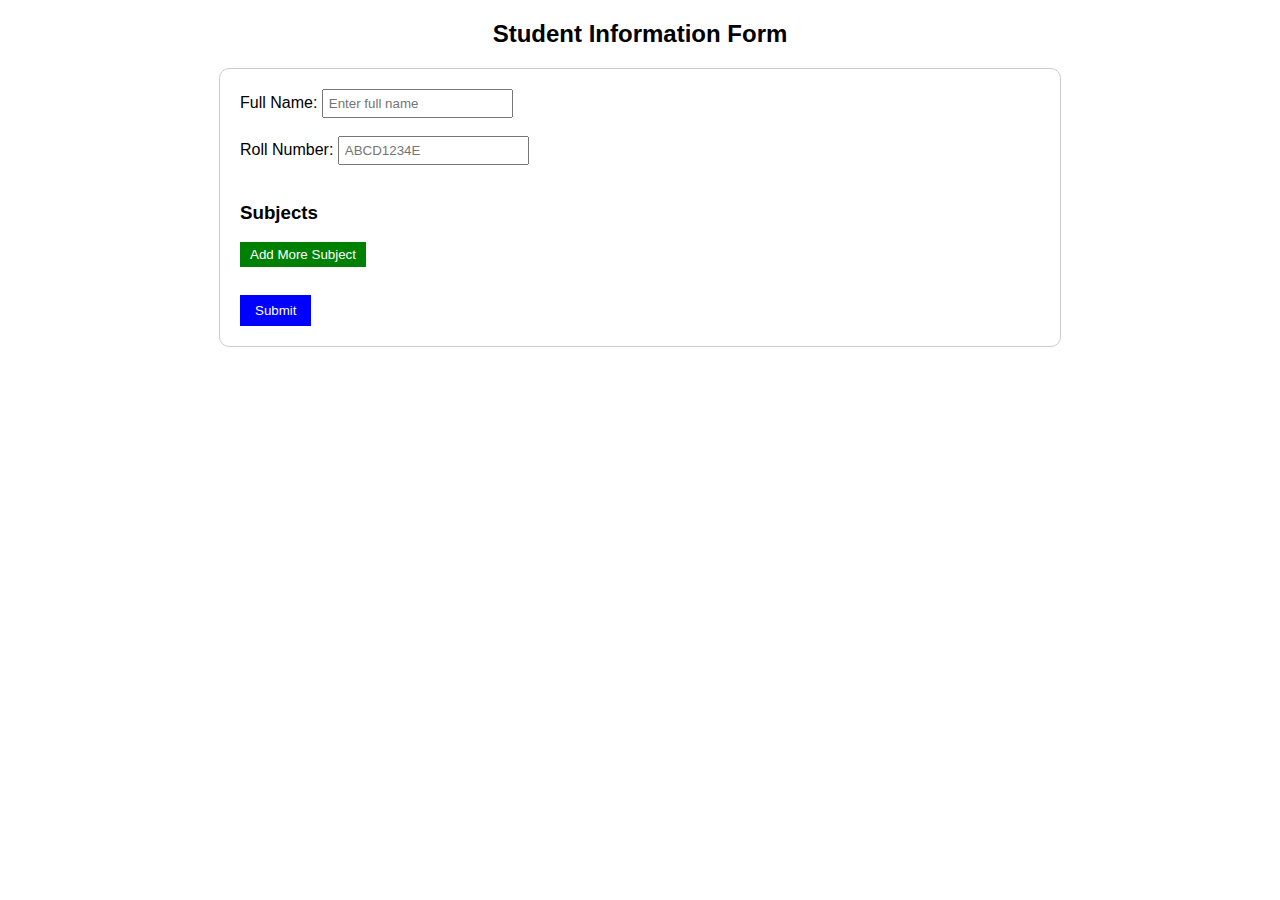
<file: day4/session3/sample.html>
<!DOCTYPE html>
<html lang="en">
<head>
<meta charset="UTF-8">
<title>Student Information Form</title>
<style>
    body { font-family: Arial, sans-serif; margin: 20px; }
    h2 { text-align: center; }
    form { max-width: 800px; margin: auto; padding: 20px; border: 1px solid #ccc; border-radius: 10px; }
    .row { display: flex; gap: 10px; margin-bottom: 10px; align-items: center; }
    input, select, button { padding: 5px; }
    .remove-btn { background: red; color: white; border: none; padding: 5px 10px; cursor: pointer; }
    .add-btn { background: green; color: white; border: none; padding: 5px 10px; cursor: pointer; }
    .submit-btn { background: blue; color: white; padding: 8px 15px; border: none; cursor: pointer; margin-top: 10px; }
</style>
</head>
<body>
    <script src="dom.js"></script>
<h2>Student Information Form</h2>
<form id="studentForm">
    <label>Full Name: </label>
    <input type="text" id="fullName" required placeholder="Enter full name"><br><br>

    <label>Roll Number: </label>
    <input type="text" id="rollNumber" required placeholder="ABCD1234E"><br><br>

    <h3>Subjects</h3>
    <div id="subjectsContainer"></div>
    <button type="button" class="add-btn" onclick="addSubjectRow()">Add More Subject</button><br><br>

    <button type="submit" class="submit-btn">Submit</button>
</form>


</body>
</html>
</file>
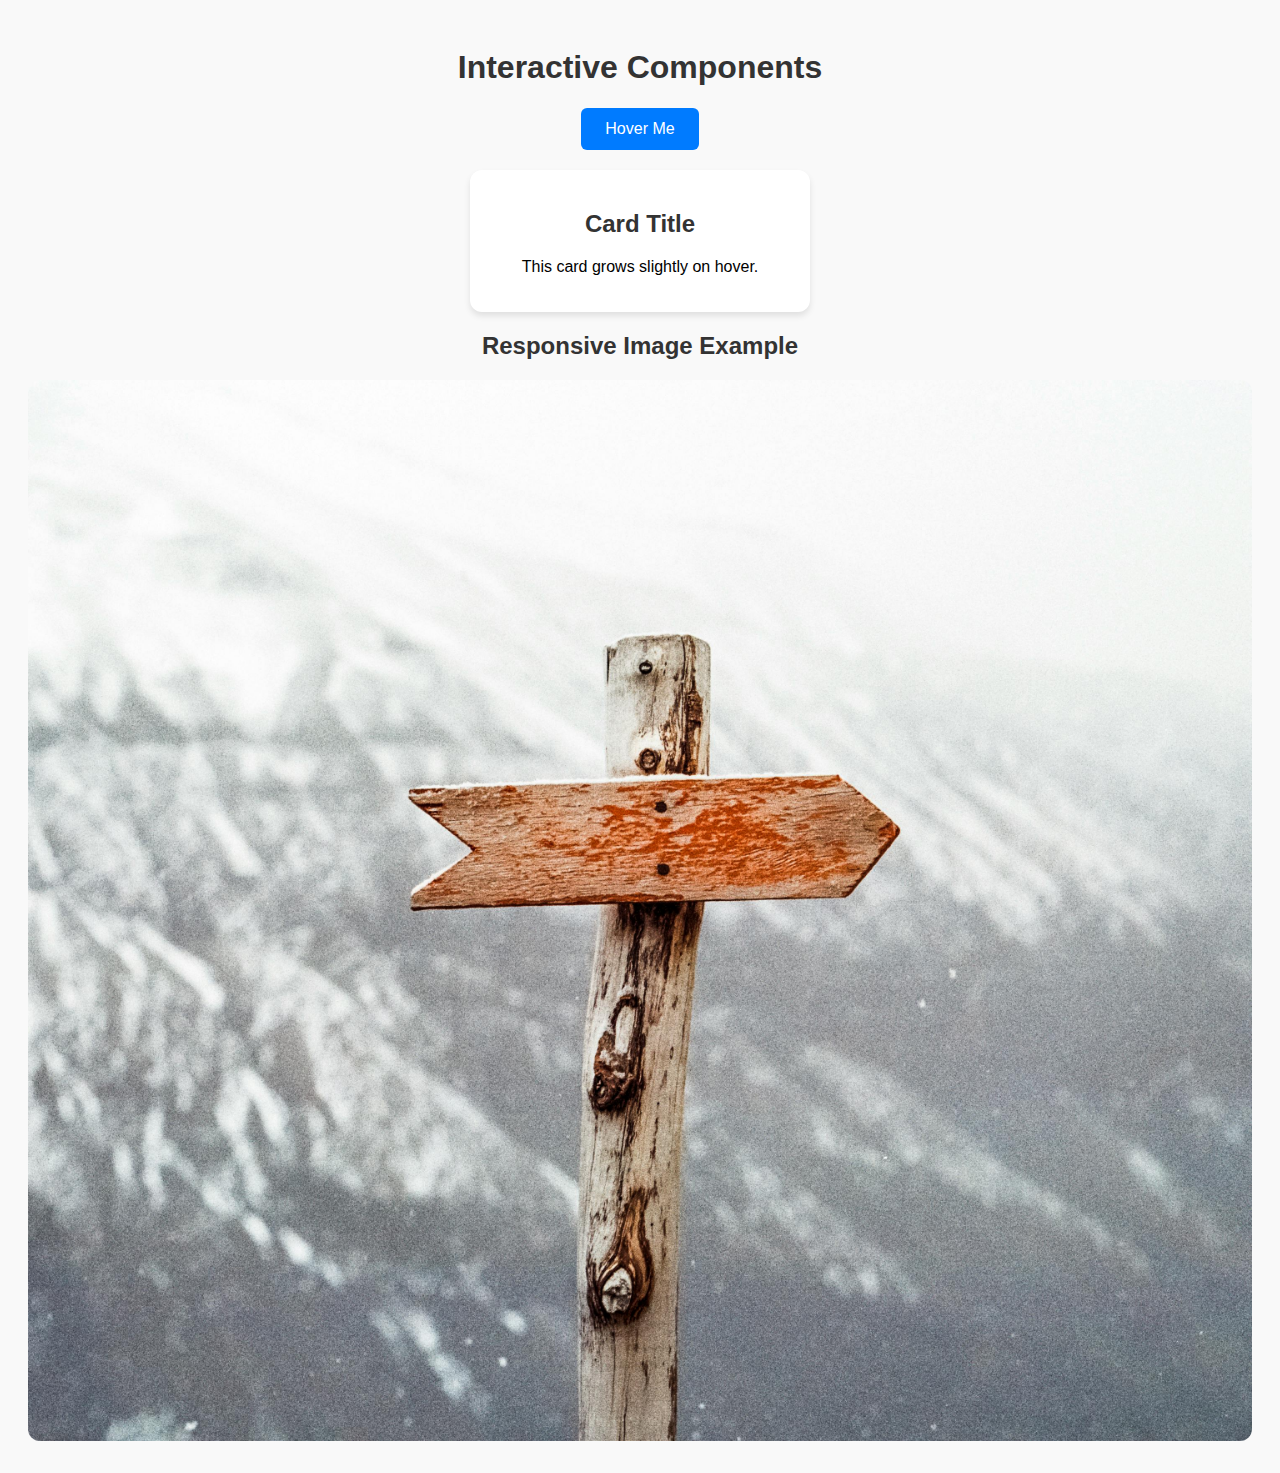
<file: day5/session5/responsive.html>
<!DOCTYPE html>
<html lang="en">
<head>
  <meta charset="UTF-8">
  <meta name="viewport" content="width=device-width, initial-scale=1.0">
  <title>Transitions & Responsive Images</title>
  <link rel="stylesheet" href="components.css">
</head>
<body>
  <header>
    <h1>Interactive Components</h1>
  </header>

  <!-- Button with hover/focus micro-interaction -->
  <button class="btn">Hover Me</button>

  <!-- Card with hover scale effect -->
    <div class="card">
    <h2>Card Title</h2>
    <p>This card grows slightly on hover.</p>
  </div>

  <!-- Responsive Image -->
  <section>
    <h2>Responsive Image Example</h2>
    <img 
      src="image/img-medium.jpg" 
      srcset="
        image/img-small.jpg 480w,
        image/img-medium.jpg 768w,
        image/img-large.jpg 1200w"
      sizes="(max-width: 600px) 480px, 
             (max-width: 1000px) 768px, 
             1200px"
      alt="Beautiful landscape">
  </section>
</body>
</html>
</file>
<file: day5/session5/components.css>
body {
  font-family: Arial, sans-serif;
  padding: 20px;
  background: #f9f9f9;
  text-align: center;
}

h1, h2 {
  color: #333;
}

/* Button with transition + transform */
.btn {
  padding: 12px 24px;
  border: none;
  background: #007bff;
  color: white;
  font-size: 16px;
  border-radius: 6px;
  cursor: pointer;
  transition: background 0.3s ease, transform 0.2s ease;
}

.btn:hover,
.btn:focus {
  background: #0056b3;
  transform: scale(1.05); /* micro-interaction */
}

/* Card with hover effect */
.card {
  background: white;
  padding: 20px;
  margin: 20px auto;
  max-width: 300px;
  border-radius: 12px;
  box-shadow: 0 4px 6px rgba(0,0,0,0.1);
  transition: transform 0.3s ease, box-shadow 0.3s ease;
}

.card:hover {
  transform: translateY(-5px);
  box-shadow: 0 8px 12px rgba(0,0,0,0.2);
}

/* Responsive image styling */
img {
  max-width: 100%;
  height: auto;
  border-radius: 12px;
}
</file>
